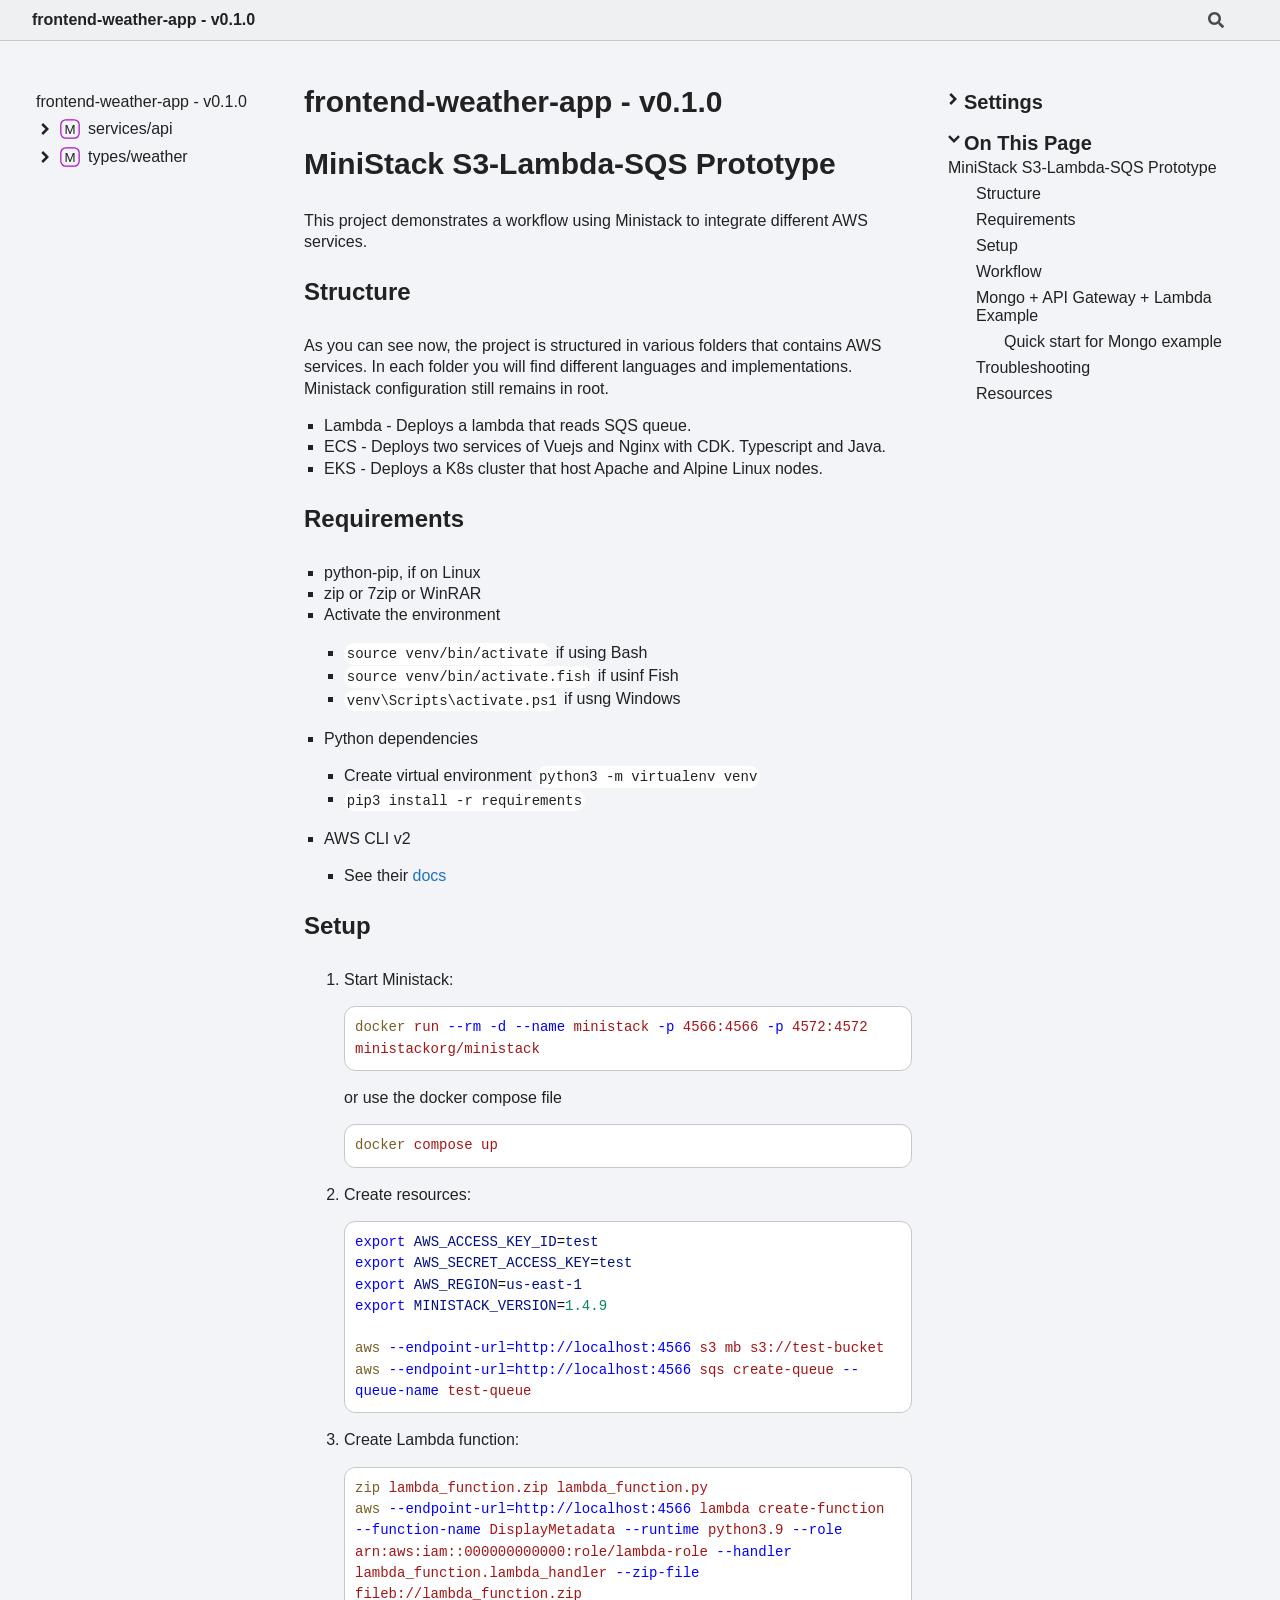
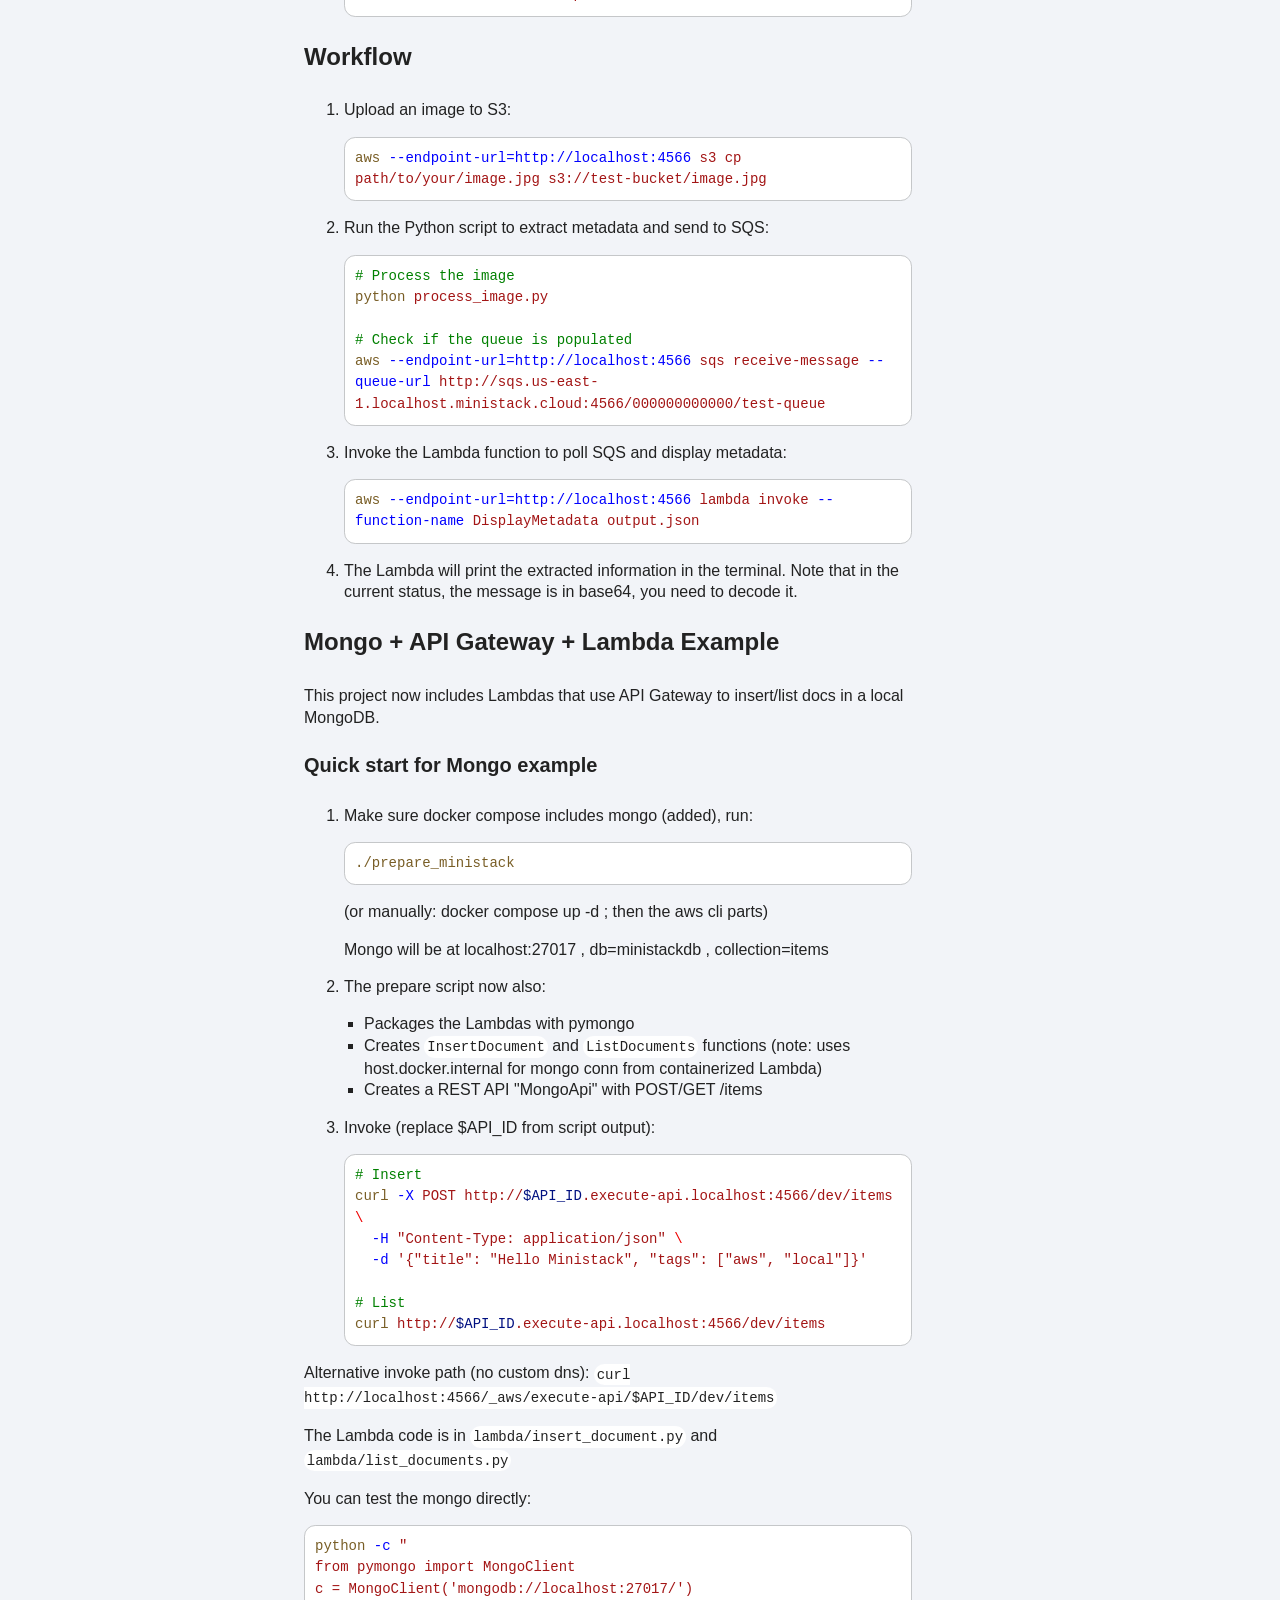
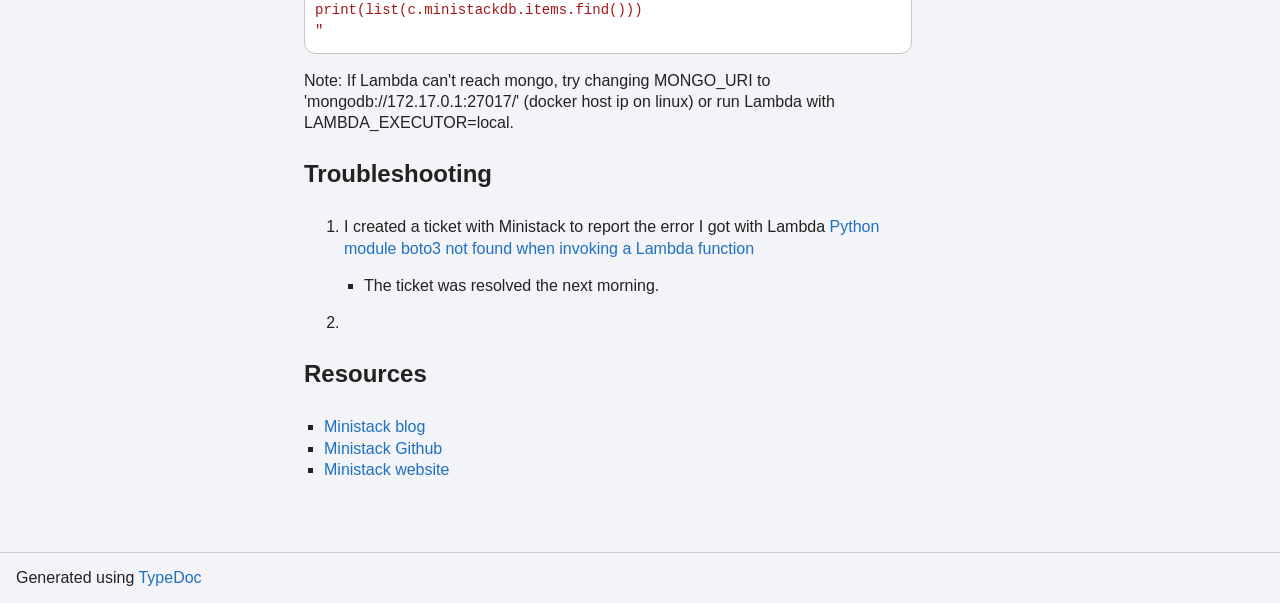
<file: s3/frontend/docs/index.html>
<!DOCTYPE html><html class="default" lang="en" data-base="."><head><meta charset="utf-8"/><meta http-equiv="x-ua-compatible" content="IE=edge"/><title>frontend-weather-app - v0.1.0</title><meta name="description" content="Documentation for frontend-weather-app"/><meta name="viewport" content="width=device-width, initial-scale=1"/><link rel="stylesheet" href="assets/style.css"/><link rel="stylesheet" href="assets/highlight.css"/><script defer src="assets/main.js"></script><script async src="assets/icons.js" id="tsd-icons-script"></script><script async src="assets/search.js" id="tsd-search-script"></script><script async src="assets/navigation.js" id="tsd-nav-script"></script></head><body><script>document.documentElement.dataset.theme = localStorage.getItem("tsd-theme") || "os";document.body.style.display="none";setTimeout(() => app?app.showPage():document.body.style.removeProperty("display"),500)</script><header class="tsd-page-toolbar"><div class="tsd-toolbar-contents container"><div class="table-cell" id="tsd-search"><div class="field"><label for="tsd-search-field" class="tsd-widget tsd-toolbar-icon search no-caption"><svg width="16" height="16" viewBox="0 0 16 16" fill="none" aria-hidden="true"><use href="assets/icons.svg#icon-search"></use></svg></label><input type="text" id="tsd-search-field" aria-label="Search"/></div><div class="field"><div id="tsd-toolbar-links"></div></div><ul class="results"><li class="state loading">Preparing search index...</li><li class="state failure">The search index is not available</li></ul><a href="index.html" class="title">frontend-weather-app - v0.1.0</a></div><div class="table-cell" id="tsd-widgets"><a href="#" class="tsd-widget tsd-toolbar-icon menu no-caption" data-toggle="menu" aria-label="Menu"><svg width="16" height="16" viewBox="0 0 16 16" fill="none" aria-hidden="true"><use href="assets/icons.svg#icon-menu"></use></svg></a></div></div></header><div class="container container-main"><div class="col-content"><div class="tsd-page-title"><h1>frontend-weather-app - v0.1.0</h1></div><div class="tsd-panel tsd-typography"><a id="ministack-s3-lambda-sqs-prototype" class="tsd-anchor"></a><h1 class="tsd-anchor-link">MiniStack S3-Lambda-SQS Prototype<a href="#ministack-s3-lambda-sqs-prototype" aria-label="Permalink" class="tsd-anchor-icon"><svg viewBox="0 0 24 24" aria-hidden="true"><use href="assets/icons.svg#icon-anchor"></use></svg></a></h1><p>This project demonstrates a workflow using Ministack to integrate different
AWS services.</p>
<a id="structure" class="tsd-anchor"></a><h2 class="tsd-anchor-link">Structure<a href="#structure" aria-label="Permalink" class="tsd-anchor-icon"><svg viewBox="0 0 24 24" aria-hidden="true"><use href="assets/icons.svg#icon-anchor"></use></svg></a></h2><p>As you can see now, the project is structured in various folders that contains
AWS services. In each folder you will find different languages and
implementations. Ministack configuration still remains in root.</p>
<ul>
<li>Lambda - Deploys a lambda that reads SQS queue.</li>
<li>ECS - Deploys two services of Vuejs and Nginx with CDK. Typescript and Java.</li>
<li>EKS - Deploys a K8s cluster that host Apache and Alpine Linux nodes.</li>
</ul>
<a id="requirements" class="tsd-anchor"></a><h2 class="tsd-anchor-link">Requirements<a href="#requirements" aria-label="Permalink" class="tsd-anchor-icon"><svg viewBox="0 0 24 24" aria-hidden="true"><use href="assets/icons.svg#icon-anchor"></use></svg></a></h2><ul>
<li>python-pip, if on Linux</li>
<li>zip or 7zip or WinRAR</li>
<li>Activate the environment
<ul>
<li><code>source venv/bin/activate</code> if using Bash</li>
<li><code>source venv/bin/activate.fish</code> if usinf Fish</li>
<li><code>venv\Scripts\activate.ps1</code> if usng Windows</li>
</ul>
</li>
<li>Python dependencies
<ul>
<li>Create virtual environment <code>python3 -m virtualenv venv</code></li>
<li><code>pip3 install -r requirements</code></li>
</ul>
</li>
<li>AWS CLI v2
<ul>
<li>See their <a href="https://docs.aws.amazon.com/cli/latest/userguide/getting-started-install.html">docs</a></li>
</ul>
</li>
</ul>
<a id="setup" class="tsd-anchor"></a><h2 class="tsd-anchor-link">Setup<a href="#setup" aria-label="Permalink" class="tsd-anchor-icon"><svg viewBox="0 0 24 24" aria-hidden="true"><use href="assets/icons.svg#icon-anchor"></use></svg></a></h2><ol>
<li>
<p>Start Ministack:</p>
<pre><code class="bash"><span class="hl-0">docker</span><span class="hl-1"> </span><span class="hl-2">run</span><span class="hl-1"> </span><span class="hl-3">--rm</span><span class="hl-1"> </span><span class="hl-3">-d</span><span class="hl-1"> </span><span class="hl-3">--name</span><span class="hl-1"> </span><span class="hl-2">ministack</span><span class="hl-1"> </span><span class="hl-3">-p</span><span class="hl-1"> </span><span class="hl-2">4566:4566</span><span class="hl-1"> </span><span class="hl-3">-p</span><span class="hl-1"> </span><span class="hl-2">4572:4572</span><span class="hl-1"> </span><span class="hl-2">ministackorg/ministack</span>
</code><button type="button">Copy</button></pre>

<p>or use the docker compose file</p>
<pre><code class="bash"><span class="hl-0">docker</span><span class="hl-1"> </span><span class="hl-2">compose</span><span class="hl-1"> </span><span class="hl-2">up</span>
</code><button type="button">Copy</button></pre>

</li>
<li>
<p>Create resources:</p>
<pre><code class="bash"><span class="hl-3">export</span><span class="hl-1"> </span><span class="hl-4">AWS_ACCESS_KEY_ID</span><span class="hl-1">=</span><span class="hl-4">test</span><br/><span class="hl-3">export</span><span class="hl-1"> </span><span class="hl-4">AWS_SECRET_ACCESS_KEY</span><span class="hl-1">=</span><span class="hl-4">test</span><br/><span class="hl-3">export</span><span class="hl-1"> </span><span class="hl-4">AWS_REGION</span><span class="hl-1">=</span><span class="hl-4">us-east-1</span><br/><span class="hl-3">export</span><span class="hl-1"> </span><span class="hl-4">MINISTACK_VERSION</span><span class="hl-1">=</span><span class="hl-5">1.4.9</span><br/><br/><span class="hl-0">aws</span><span class="hl-1"> </span><span class="hl-3">--endpoint-url=http://localhost:4566</span><span class="hl-1"> </span><span class="hl-2">s3</span><span class="hl-1"> </span><span class="hl-2">mb</span><span class="hl-1"> </span><span class="hl-2">s3://test-bucket</span><br/><span class="hl-0">aws</span><span class="hl-1"> </span><span class="hl-3">--endpoint-url=http://localhost:4566</span><span class="hl-1"> </span><span class="hl-2">sqs</span><span class="hl-1"> </span><span class="hl-2">create-queue</span><span class="hl-1"> </span><span class="hl-3">--queue-name</span><span class="hl-1"> </span><span class="hl-2">test-queue</span>
</code><button type="button">Copy</button></pre>

</li>
<li>
<p>Create Lambda function:</p>
<pre><code class="bash"><span class="hl-0">zip</span><span class="hl-1"> </span><span class="hl-2">lambda_function.zip</span><span class="hl-1"> </span><span class="hl-2">lambda_function.py</span><br/><span class="hl-0">aws</span><span class="hl-1"> </span><span class="hl-3">--endpoint-url=http://localhost:4566</span><span class="hl-1"> </span><span class="hl-2">lambda</span><span class="hl-1"> </span><span class="hl-2">create-function</span><span class="hl-1"> </span><span class="hl-3">--function-name</span><span class="hl-1"> </span><span class="hl-2">DisplayMetadata</span><span class="hl-1"> </span><span class="hl-3">--runtime</span><span class="hl-1"> </span><span class="hl-2">python3.9</span><span class="hl-1"> </span><span class="hl-3">--role</span><span class="hl-1"> </span><span class="hl-2">arn:aws:iam::000000000000:role/lambda-role</span><span class="hl-1"> </span><span class="hl-3">--handler</span><span class="hl-1"> </span><span class="hl-2">lambda_function.lambda_handler</span><span class="hl-1"> </span><span class="hl-3">--zip-file</span><span class="hl-1"> </span><span class="hl-2">fileb://lambda_function.zip</span>
</code><button type="button">Copy</button></pre>

</li>
</ol>
<a id="workflow" class="tsd-anchor"></a><h2 class="tsd-anchor-link">Workflow<a href="#workflow" aria-label="Permalink" class="tsd-anchor-icon"><svg viewBox="0 0 24 24" aria-hidden="true"><use href="assets/icons.svg#icon-anchor"></use></svg></a></h2><ol>
<li>
<p>Upload an image to S3:</p>
<pre><code class="bash"><span class="hl-0">aws</span><span class="hl-1"> </span><span class="hl-3">--endpoint-url=http://localhost:4566</span><span class="hl-1"> </span><span class="hl-2">s3</span><span class="hl-1"> </span><span class="hl-2">cp</span><span class="hl-1"> </span><span class="hl-2">path/to/your/image.jpg</span><span class="hl-1"> </span><span class="hl-2">s3://test-bucket/image.jpg</span>
</code><button type="button">Copy</button></pre>

</li>
<li>
<p>Run the Python script to extract metadata and send to SQS:</p>
<pre><code class="bash"><span class="hl-6"># Process the image</span><br/><span class="hl-0">python</span><span class="hl-1"> </span><span class="hl-2">process_image.py</span><br/><br/><span class="hl-6"># Check if the queue is populated</span><br/><span class="hl-0">aws</span><span class="hl-1"> </span><span class="hl-3">--endpoint-url=http://localhost:4566</span><span class="hl-1"> </span><span class="hl-2">sqs</span><span class="hl-1"> </span><span class="hl-2">receive-message</span><span class="hl-1"> </span><span class="hl-3">--queue-url</span><span class="hl-1"> </span><span class="hl-2">http://sqs.us-east-1.localhost.ministack.cloud:4566/000000000000/test-queue</span>
</code><button type="button">Copy</button></pre>

</li>
<li>
<p>Invoke the Lambda function to poll SQS and display metadata:</p>
<pre><code class="bash"><span class="hl-0">aws</span><span class="hl-1"> </span><span class="hl-3">--endpoint-url=http://localhost:4566</span><span class="hl-1"> </span><span class="hl-2">lambda</span><span class="hl-1"> </span><span class="hl-2">invoke</span><span class="hl-1"> </span><span class="hl-3">--function-name</span><span class="hl-1"> </span><span class="hl-2">DisplayMetadata</span><span class="hl-1"> </span><span class="hl-2">output.json</span>
</code><button type="button">Copy</button></pre>

</li>
<li>
<p>The Lambda will print the extracted information in the terminal.
Note that in the current status, the message is in base64,
you need to decode it.</p>
</li>
</ol>
<a id="mongo--api-gateway--lambda-example" class="tsd-anchor"></a><h2 class="tsd-anchor-link">Mongo + API Gateway + Lambda Example<a href="#mongo--api-gateway--lambda-example" aria-label="Permalink" class="tsd-anchor-icon"><svg viewBox="0 0 24 24" aria-hidden="true"><use href="assets/icons.svg#icon-anchor"></use></svg></a></h2><p>This project now includes Lambdas that use API Gateway to insert/list docs in a local MongoDB.</p>
<a id="quick-start-for-mongo-example" class="tsd-anchor"></a><h3 class="tsd-anchor-link">Quick start for Mongo example<a href="#quick-start-for-mongo-example" aria-label="Permalink" class="tsd-anchor-icon"><svg viewBox="0 0 24 24" aria-hidden="true"><use href="assets/icons.svg#icon-anchor"></use></svg></a></h3><ol>
<li>
<p>Make sure docker compose includes mongo (added), run:</p>
<pre><code class="bash"><span class="hl-0">./prepare_ministack</span>
</code><button type="button">Copy</button></pre>

<p>(or manually: docker compose up -d ; then the aws cli parts)</p>
<p>Mongo will be at localhost:27017 , db=ministackdb , collection=items</p>
</li>
<li>
<p>The prepare script now also:</p>
<ul>
<li>Packages the Lambdas with pymongo</li>
<li>Creates <code>InsertDocument</code> and <code>ListDocuments</code> functions (note: uses host.docker.internal for mongo conn from containerized Lambda)</li>
<li>Creates a REST API &quot;MongoApi&quot; with POST/GET /items</li>
</ul>
</li>
<li>
<p>Invoke (replace $API_ID from script output):</p>
<pre><code class="bash"><span class="hl-6"># Insert</span><br/><span class="hl-0">curl</span><span class="hl-1"> </span><span class="hl-3">-X</span><span class="hl-1"> </span><span class="hl-2">POST</span><span class="hl-1"> </span><span class="hl-2">http://</span><span class="hl-4">$API_ID</span><span class="hl-2">.execute-api.localhost:4566/dev/items</span><span class="hl-1"> </span><span class="hl-7">\</span><br/><span class="hl-1">  </span><span class="hl-3">-H</span><span class="hl-1"> </span><span class="hl-2">&quot;Content-Type: application/json&quot;</span><span class="hl-1"> </span><span class="hl-7">\</span><br/><span class="hl-1">  </span><span class="hl-3">-d</span><span class="hl-1"> </span><span class="hl-2">&#39;{&quot;title&quot;: &quot;Hello Ministack&quot;, &quot;tags&quot;: [&quot;aws&quot;, &quot;local&quot;]}&#39;</span><br/><br/><span class="hl-6"># List</span><br/><span class="hl-0">curl</span><span class="hl-1"> </span><span class="hl-2">http://</span><span class="hl-4">$API_ID</span><span class="hl-2">.execute-api.localhost:4566/dev/items</span>
</code><button type="button">Copy</button></pre>

</li>
</ol>
<p>Alternative invoke path (no custom dns):
<code>curl http://localhost:4566/_aws/execute-api/$API_ID/dev/items</code></p>
<p>The Lambda code is in <code>lambda/insert_document.py</code> and <code>lambda/list_documents.py</code></p>
<p>You can test the mongo directly:</p>
<pre><code class="bash"><span class="hl-0">python</span><span class="hl-1"> </span><span class="hl-3">-c</span><span class="hl-1"> </span><span class="hl-2">&quot;</span><br/><span class="hl-2">from pymongo import MongoClient</span><br/><span class="hl-2">c = MongoClient(&#39;mongodb://localhost:27017/&#39;)</span><br/><span class="hl-2">print(list(c.ministackdb.items.find()))</span><br/><span class="hl-2">&quot;</span>
</code><button type="button">Copy</button></pre>

<p>Note: If Lambda can't reach mongo, try changing MONGO_URI to 'mongodb://172.17.0.1:27017/' (docker host ip on linux) or run Lambda with LAMBDA_EXECUTOR=local.</p>
<a id="troubleshooting" class="tsd-anchor"></a><h2 class="tsd-anchor-link">Troubleshooting<a href="#troubleshooting" aria-label="Permalink" class="tsd-anchor-icon"><svg viewBox="0 0 24 24" aria-hidden="true"><use href="assets/icons.svg#icon-anchor"></use></svg></a></h2><ol>
<li>I created a ticket with Ministack to report the error I got with Lambda <a href="https://github.com/ministackorg/ministack/issues/362?reload=1">Python module boto3 not found when invoking a Lambda function</a>
<ul>
<li>The ticket was resolved the next morning.</li>
</ul>
</li>
<li></li>
</ol>
<a id="resources" class="tsd-anchor"></a><h2 class="tsd-anchor-link">Resources<a href="#resources" aria-label="Permalink" class="tsd-anchor-icon"><svg viewBox="0 0 24 24" aria-hidden="true"><use href="assets/icons.svg#icon-anchor"></use></svg></a></h2><ul>
<li><a href="https://dev.to/nahuel990/free-Ministack-alternative-20-aws-services-and-counting-4ob1">Ministack blog</a></li>
<li><a href="https://github.com/ministackorg/ministack">Ministack Github</a></li>
<li><a href="https://ministack.org/">Ministack website</a></li>
</ul>
</div></div><div class="col-sidebar"><div class="page-menu"><div class="tsd-navigation settings"><details class="tsd-accordion"><summary class="tsd-accordion-summary"><h3><svg width="20" height="20" viewBox="0 0 24 24" fill="none" aria-hidden="true"><use href="assets/icons.svg#icon-chevronDown"></use></svg>Settings</h3></summary><div class="tsd-accordion-details"><div class="tsd-filter-visibility"><span class="settings-label">Member Visibility</span><ul id="tsd-filter-options"><li class="tsd-filter-item"><label class="tsd-filter-input"><input type="checkbox" id="tsd-filter-protected" name="protected"/><svg width="32" height="32" viewBox="0 0 32 32" aria-hidden="true"><rect class="tsd-checkbox-background" width="30" height="30" x="1" y="1" rx="6" fill="none"></rect><path class="tsd-checkbox-checkmark" d="M8.35422 16.8214L13.2143 21.75L24.6458 10.25" stroke="none" stroke-width="3.5" stroke-linejoin="round" fill="none"></path></svg><span>Protected</span></label></li><li class="tsd-filter-item"><label class="tsd-filter-input"><input type="checkbox" id="tsd-filter-inherited" name="inherited" checked/><svg width="32" height="32" viewBox="0 0 32 32" aria-hidden="true"><rect class="tsd-checkbox-background" width="30" height="30" x="1" y="1" rx="6" fill="none"></rect><path class="tsd-checkbox-checkmark" d="M8.35422 16.8214L13.2143 21.75L24.6458 10.25" stroke="none" stroke-width="3.5" stroke-linejoin="round" fill="none"></path></svg><span>Inherited</span></label></li><li class="tsd-filter-item"><label class="tsd-filter-input"><input type="checkbox" id="tsd-filter-external" name="external"/><svg width="32" height="32" viewBox="0 0 32 32" aria-hidden="true"><rect class="tsd-checkbox-background" width="30" height="30" x="1" y="1" rx="6" fill="none"></rect><path class="tsd-checkbox-checkmark" d="M8.35422 16.8214L13.2143 21.75L24.6458 10.25" stroke="none" stroke-width="3.5" stroke-linejoin="round" fill="none"></path></svg><span>External</span></label></li></ul></div><div class="tsd-theme-toggle"><label class="settings-label" for="tsd-theme">Theme</label><select id="tsd-theme"><option value="os">OS</option><option value="light">Light</option><option value="dark">Dark</option></select></div></div></details></div><details open class="tsd-accordion tsd-page-navigation"><summary class="tsd-accordion-summary"><h3><svg width="20" height="20" viewBox="0 0 24 24" fill="none" aria-hidden="true"><use href="assets/icons.svg#icon-chevronDown"></use></svg>On This Page</h3></summary><div class="tsd-accordion-details"><a href="#ministack-s3-lambda-sqs-prototype"><span>Mini<wbr/>Stack <wbr/>S3-<wbr/>Lambda-<wbr/>SQS <wbr/>Prototype</span></a><ul><li><a href="#structure"><span>Structure</span></a></li><li><a href="#requirements"><span>Requirements</span></a></li><li><a href="#setup"><span>Setup</span></a></li><li><a href="#workflow"><span>Workflow</span></a></li><li><a href="#mongo--api-gateway--lambda-example"><span>Mongo + API <wbr/>Gateway + <wbr/>Lambda <wbr/>Example</span></a></li><li><ul><li><a href="#quick-start-for-mongo-example"><span>Quick start for <wbr/>Mongo example</span></a></li></ul></li><li><a href="#troubleshooting"><span>Troubleshooting</span></a></li><li><a href="#resources"><span>Resources</span></a></li></ul></div></details></div><div class="site-menu"><nav class="tsd-navigation"><a href="modules.html">frontend-weather-app - v0.1.0</a><ul class="tsd-small-nested-navigation" id="tsd-nav-container"><li>Loading...</li></ul></nav></div></div></div><footer><p class="tsd-generator">Generated using <a href="https://typedoc.org/" target="_blank">TypeDoc</a></p></footer><div class="overlay"></div></body></html>
</file>
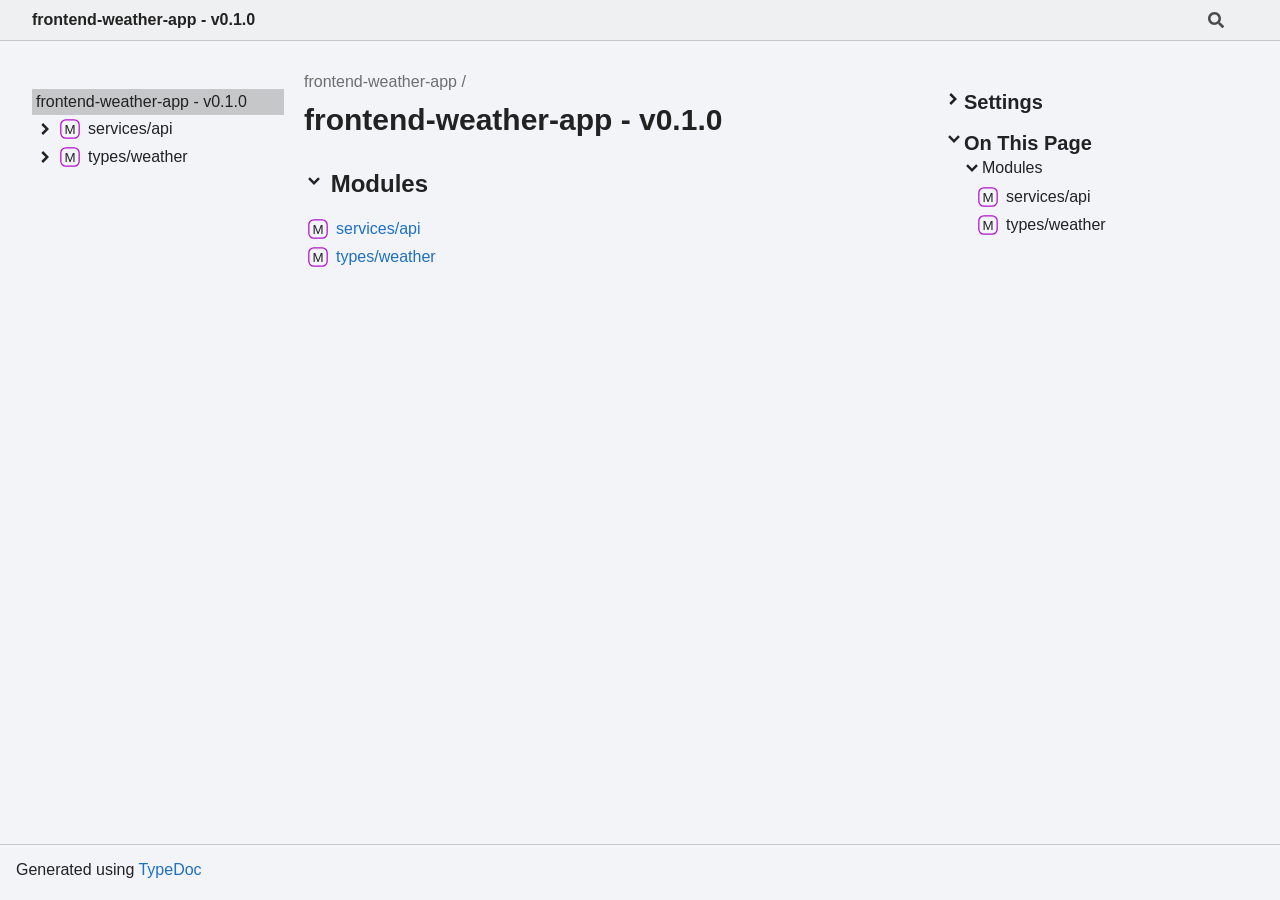
<file: s3/frontend/docs/modules.html>
<!DOCTYPE html><html class="default" lang="en" data-base="."><head><meta charset="utf-8"/><meta http-equiv="x-ua-compatible" content="IE=edge"/><title>frontend-weather-app - v0.1.0</title><meta name="description" content="Documentation for frontend-weather-app"/><meta name="viewport" content="width=device-width, initial-scale=1"/><link rel="stylesheet" href="assets/style.css"/><link rel="stylesheet" href="assets/highlight.css"/><script defer src="assets/main.js"></script><script async src="assets/icons.js" id="tsd-icons-script"></script><script async src="assets/search.js" id="tsd-search-script"></script><script async src="assets/navigation.js" id="tsd-nav-script"></script></head><body><script>document.documentElement.dataset.theme = localStorage.getItem("tsd-theme") || "os";document.body.style.display="none";setTimeout(() => app?app.showPage():document.body.style.removeProperty("display"),500)</script><header class="tsd-page-toolbar"><div class="tsd-toolbar-contents container"><div class="table-cell" id="tsd-search"><div class="field"><label for="tsd-search-field" class="tsd-widget tsd-toolbar-icon search no-caption"><svg width="16" height="16" viewBox="0 0 16 16" fill="none" aria-hidden="true"><use href="assets/icons.svg#icon-search"></use></svg></label><input type="text" id="tsd-search-field" aria-label="Search"/></div><div class="field"><div id="tsd-toolbar-links"></div></div><ul class="results"><li class="state loading">Preparing search index...</li><li class="state failure">The search index is not available</li></ul><a href="index.html" class="title">frontend-weather-app - v0.1.0</a></div><div class="table-cell" id="tsd-widgets"><a href="#" class="tsd-widget tsd-toolbar-icon menu no-caption" data-toggle="menu" aria-label="Menu"><svg width="16" height="16" viewBox="0 0 16 16" fill="none" aria-hidden="true"><use href="assets/icons.svg#icon-menu"></use></svg></a></div></div></header><div class="container container-main"><div class="col-content"><div class="tsd-page-title"><ul class="tsd-breadcrumb"><li><a href="modules.html">frontend-weather-app</a></li></ul><h1>frontend-weather-app - v0.1.0</h1></div><details class="tsd-panel-group tsd-member-group tsd-accordion" open><summary class="tsd-accordion-summary" data-key="section-Modules"><h2><svg width="20" height="20" viewBox="0 0 24 24" fill="none" aria-hidden="true"><use href="assets/icons.svg#icon-chevronDown"></use></svg> Modules</h2></summary><dl class="tsd-member-summaries"><dt class="tsd-member-summary"><a id="servicesapi" class="tsd-anchor"></a><span class="tsd-member-summary-name"><svg class="tsd-kind-icon" viewBox="0 0 24 24" aria-label="Module"><use href="assets/icons.svg#icon-2"></use></svg><a href="modules/services_api.html">services/api</a><a href="#servicesapi" aria-label="Permalink" class="tsd-anchor-icon"><svg viewBox="0 0 24 24" aria-hidden="true"><use href="assets/icons.svg#icon-anchor"></use></svg></a></span></dt><dd class="tsd-member-summary"></dd><dt class="tsd-member-summary"><a id="typesweather" class="tsd-anchor"></a><span class="tsd-member-summary-name"><svg class="tsd-kind-icon" viewBox="0 0 24 24" aria-label="Module"><use href="assets/icons.svg#icon-2"></use></svg><a href="modules/types_weather.html">types/weather</a><a href="#typesweather" aria-label="Permalink" class="tsd-anchor-icon"><svg viewBox="0 0 24 24" aria-hidden="true"><use href="assets/icons.svg#icon-anchor"></use></svg></a></span></dt><dd class="tsd-member-summary"></dd></dl></details></div><div class="col-sidebar"><div class="page-menu"><div class="tsd-navigation settings"><details class="tsd-accordion"><summary class="tsd-accordion-summary"><h3><svg width="20" height="20" viewBox="0 0 24 24" fill="none" aria-hidden="true"><use href="assets/icons.svg#icon-chevronDown"></use></svg>Settings</h3></summary><div class="tsd-accordion-details"><div class="tsd-filter-visibility"><span class="settings-label">Member Visibility</span><ul id="tsd-filter-options"><li class="tsd-filter-item"><label class="tsd-filter-input"><input type="checkbox" id="tsd-filter-protected" name="protected"/><svg width="32" height="32" viewBox="0 0 32 32" aria-hidden="true"><rect class="tsd-checkbox-background" width="30" height="30" x="1" y="1" rx="6" fill="none"></rect><path class="tsd-checkbox-checkmark" d="M8.35422 16.8214L13.2143 21.75L24.6458 10.25" stroke="none" stroke-width="3.5" stroke-linejoin="round" fill="none"></path></svg><span>Protected</span></label></li><li class="tsd-filter-item"><label class="tsd-filter-input"><input type="checkbox" id="tsd-filter-inherited" name="inherited" checked/><svg width="32" height="32" viewBox="0 0 32 32" aria-hidden="true"><rect class="tsd-checkbox-background" width="30" height="30" x="1" y="1" rx="6" fill="none"></rect><path class="tsd-checkbox-checkmark" d="M8.35422 16.8214L13.2143 21.75L24.6458 10.25" stroke="none" stroke-width="3.5" stroke-linejoin="round" fill="none"></path></svg><span>Inherited</span></label></li><li class="tsd-filter-item"><label class="tsd-filter-input"><input type="checkbox" id="tsd-filter-external" name="external"/><svg width="32" height="32" viewBox="0 0 32 32" aria-hidden="true"><rect class="tsd-checkbox-background" width="30" height="30" x="1" y="1" rx="6" fill="none"></rect><path class="tsd-checkbox-checkmark" d="M8.35422 16.8214L13.2143 21.75L24.6458 10.25" stroke="none" stroke-width="3.5" stroke-linejoin="round" fill="none"></path></svg><span>External</span></label></li></ul></div><div class="tsd-theme-toggle"><label class="settings-label" for="tsd-theme">Theme</label><select id="tsd-theme"><option value="os">OS</option><option value="light">Light</option><option value="dark">Dark</option></select></div></div></details></div><details open class="tsd-accordion tsd-page-navigation"><summary class="tsd-accordion-summary"><h3><svg width="20" height="20" viewBox="0 0 24 24" fill="none" aria-hidden="true"><use href="assets/icons.svg#icon-chevronDown"></use></svg>On This Page</h3></summary><div class="tsd-accordion-details"><details open class="tsd-accordion tsd-page-navigation-section"><summary class="tsd-accordion-summary" data-key="section-Modules"><svg width="20" height="20" viewBox="0 0 24 24" fill="none" aria-hidden="true"><use href="assets/icons.svg#icon-chevronDown"></use></svg>Modules</summary><div><a href="#servicesapi" class=""><svg class="tsd-kind-icon" viewBox="0 0 24 24" aria-label="Module"><use href="assets/icons.svg#icon-2"></use></svg><span>services/api</span></a><a href="#typesweather" class=""><svg class="tsd-kind-icon" viewBox="0 0 24 24" aria-label="Module"><use href="assets/icons.svg#icon-2"></use></svg><span>types/weather</span></a></div></details></div></details></div><div class="site-menu"><nav class="tsd-navigation"><a href="modules.html" class="current">frontend-weather-app - v0.1.0</a><ul class="tsd-small-nested-navigation" id="tsd-nav-container"><li>Loading...</li></ul></nav></div></div></div><footer><p class="tsd-generator">Generated using <a href="https://typedoc.org/" target="_blank">TypeDoc</a></p></footer><div class="overlay"></div></body></html>
</file>
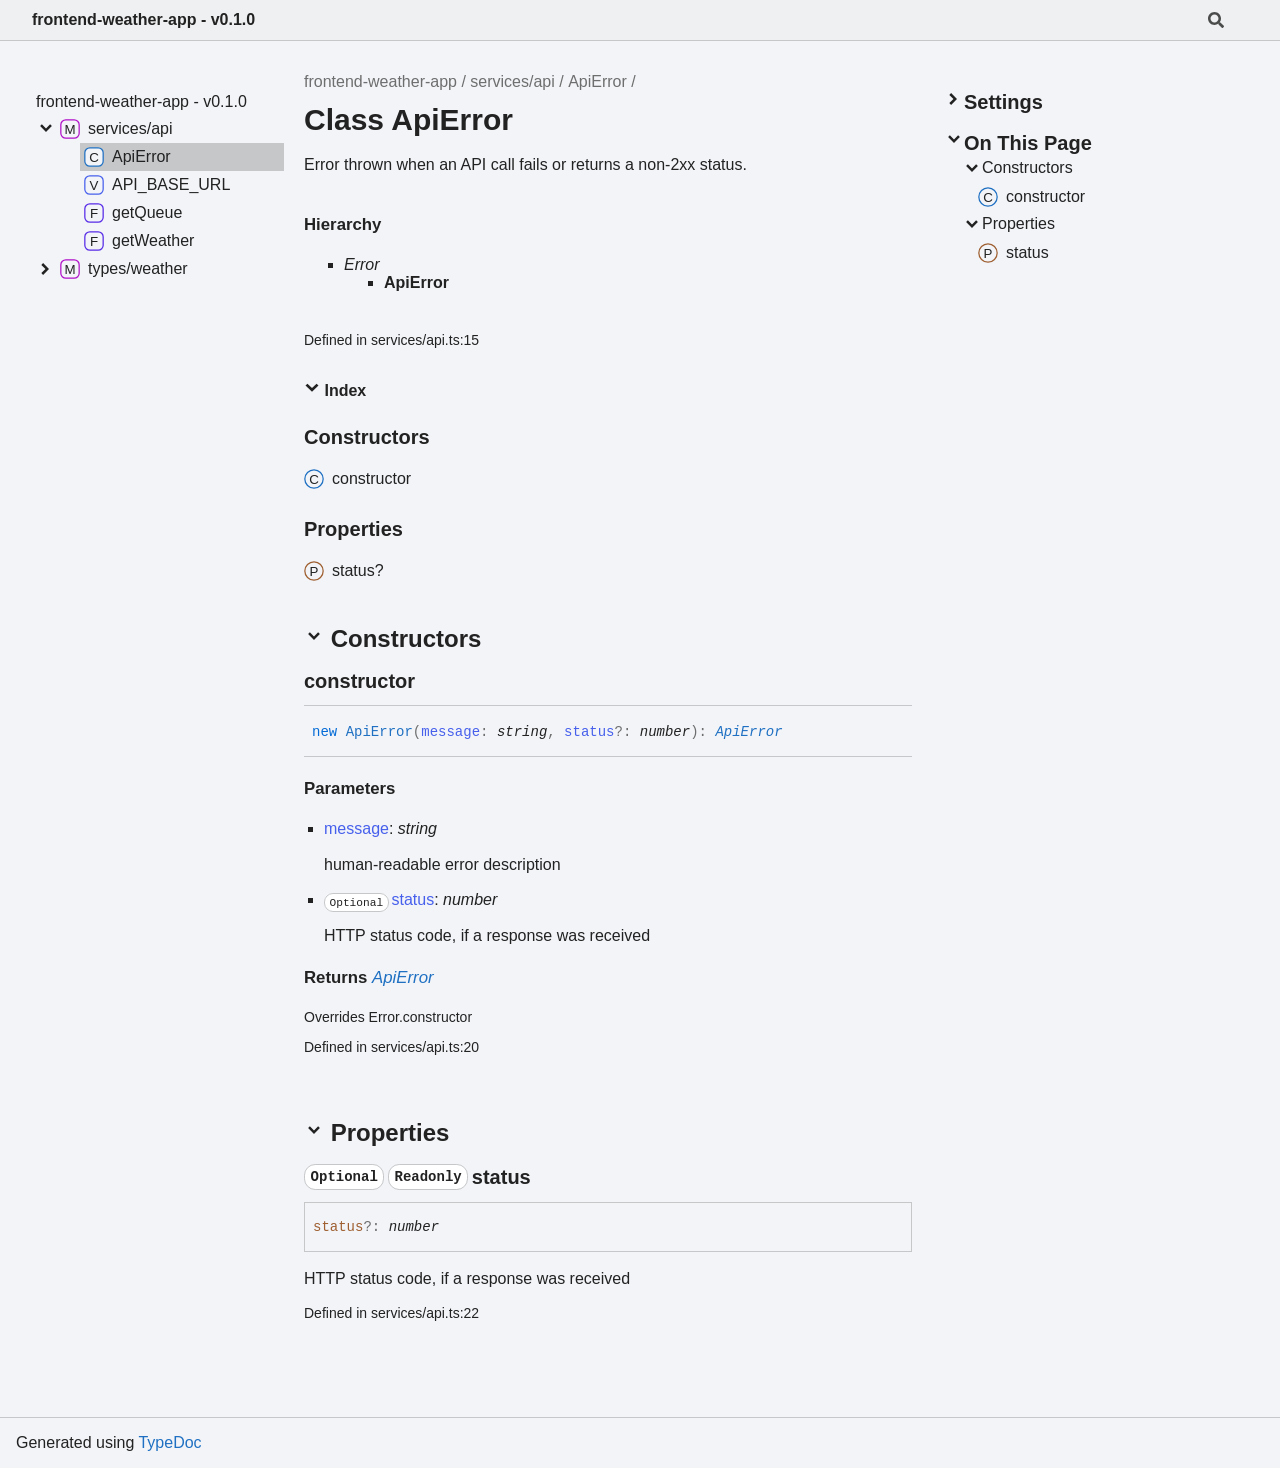
<file: s3/frontend/docs/classes/services_api.ApiError.html>
<!DOCTYPE html><html class="default" lang="en" data-base=".."><head><meta charset="utf-8"/><meta http-equiv="x-ua-compatible" content="IE=edge"/><title>ApiError | frontend-weather-app - v0.1.0</title><meta name="description" content="Documentation for frontend-weather-app"/><meta name="viewport" content="width=device-width, initial-scale=1"/><link rel="stylesheet" href="../assets/style.css"/><link rel="stylesheet" href="../assets/highlight.css"/><script defer src="../assets/main.js"></script><script async src="../assets/icons.js" id="tsd-icons-script"></script><script async src="../assets/search.js" id="tsd-search-script"></script><script async src="../assets/navigation.js" id="tsd-nav-script"></script></head><body><script>document.documentElement.dataset.theme = localStorage.getItem("tsd-theme") || "os";document.body.style.display="none";setTimeout(() => app?app.showPage():document.body.style.removeProperty("display"),500)</script><header class="tsd-page-toolbar"><div class="tsd-toolbar-contents container"><div class="table-cell" id="tsd-search"><div class="field"><label for="tsd-search-field" class="tsd-widget tsd-toolbar-icon search no-caption"><svg width="16" height="16" viewBox="0 0 16 16" fill="none" aria-hidden="true"><use href="../assets/icons.svg#icon-search"></use></svg></label><input type="text" id="tsd-search-field" aria-label="Search"/></div><div class="field"><div id="tsd-toolbar-links"></div></div><ul class="results"><li class="state loading">Preparing search index...</li><li class="state failure">The search index is not available</li></ul><a href="../index.html" class="title">frontend-weather-app - v0.1.0</a></div><div class="table-cell" id="tsd-widgets"><a href="#" class="tsd-widget tsd-toolbar-icon menu no-caption" data-toggle="menu" aria-label="Menu"><svg width="16" height="16" viewBox="0 0 16 16" fill="none" aria-hidden="true"><use href="../assets/icons.svg#icon-menu"></use></svg></a></div></div></header><div class="container container-main"><div class="col-content"><div class="tsd-page-title"><ul class="tsd-breadcrumb"><li><a href="../modules.html">frontend-weather-app</a></li><li><a href="../modules/services_api.html">services/api</a></li><li><a href="services_api.ApiError.html">ApiError</a></li></ul><h1>Class ApiError</h1></div><section class="tsd-panel tsd-comment"><div class="tsd-comment tsd-typography"><p>Error thrown when an API call fails or returns a non-2xx status.</p>
</div><div class="tsd-comment tsd-typography"></div></section><section class="tsd-panel tsd-hierarchy" data-refl="7"><h4>Hierarchy</h4><ul class="tsd-hierarchy"><li class="tsd-hierarchy-item"><span class="tsd-signature-type">Error</span><ul class="tsd-hierarchy"><li class="tsd-hierarchy-item"><span class="tsd-hierarchy-target">ApiError</span></li></ul></li></ul></section><aside class="tsd-sources"><ul><li>Defined in services/api.ts:15</li></ul></aside><section class="tsd-panel-group tsd-index-group"><section class="tsd-panel tsd-index-panel"><details class="tsd-index-content tsd-accordion" open><summary class="tsd-accordion-summary tsd-index-summary"><h5 class="tsd-index-heading uppercase" role="button" aria-expanded="false" tabIndex="0"><svg width="16" height="16" viewBox="0 0 16 16" fill="none" aria-hidden="true"><use href="../assets/icons.svg#icon-chevronSmall"></use></svg> Index</h5></summary><div class="tsd-accordion-details"><section class="tsd-index-section"><h3 class="tsd-index-heading">Constructors</h3><div class="tsd-index-list"><a href="services_api.ApiError.html#constructor" class="tsd-index-link"><svg class="tsd-kind-icon" viewBox="0 0 24 24" aria-label="Constructor"><use href="../assets/icons.svg#icon-512"></use></svg><span>constructor</span></a>
</div></section><section class="tsd-index-section"><h3 class="tsd-index-heading">Properties</h3><div class="tsd-index-list"><a href="services_api.ApiError.html#status" class="tsd-index-link"><svg class="tsd-kind-icon" viewBox="0 0 24 24" aria-label="Property"><use href="../assets/icons.svg#icon-1024"></use></svg><span>status?</span></a>
</div></section></div></details></section></section><details class="tsd-panel-group tsd-member-group tsd-accordion" open><summary class="tsd-accordion-summary" data-key="section-Constructors"><h2><svg width="20" height="20" viewBox="0 0 24 24" fill="none" aria-hidden="true"><use href="../assets/icons.svg#icon-chevronDown"></use></svg> Constructors</h2></summary><section><section class="tsd-panel tsd-member"><a id="constructor" class="tsd-anchor"></a><h3 class="tsd-anchor-link"><span>constructor</span><a href="#constructor" aria-label="Permalink" class="tsd-anchor-icon"><svg viewBox="0 0 24 24" aria-hidden="true"><use href="../assets/icons.svg#icon-anchor"></use></svg></a></h3><ul class="tsd-signatures"><li class=""><div class="tsd-signature tsd-anchor-link"><a id="constructorapierror" class="tsd-anchor"></a><span class="tsd-signature-keyword">new</span> <span class="tsd-kind-constructor-signature">ApiError</span><span class="tsd-signature-symbol">(</span><span class="tsd-kind-parameter">message</span><span class="tsd-signature-symbol">:</span> <span class="tsd-signature-type">string</span><span class="tsd-signature-symbol">,</span> <span class="tsd-kind-parameter">status</span><span class="tsd-signature-symbol">?:</span> <span class="tsd-signature-type">number</span><span class="tsd-signature-symbol">)</span><span class="tsd-signature-symbol">:</span> <a href="services_api.ApiError.html" class="tsd-signature-type tsd-kind-class">ApiError</a><a href="#constructorapierror" aria-label="Permalink" class="tsd-anchor-icon"><svg viewBox="0 0 24 24" aria-hidden="true"><use href="../assets/icons.svg#icon-anchor"></use></svg></a></div><div class="tsd-description"><div class="tsd-parameters"><h4 class="tsd-parameters-title">Parameters</h4><ul class="tsd-parameter-list"><li><span><span class="tsd-kind-parameter">message</span>: <span class="tsd-signature-type">string</span></span><div class="tsd-comment tsd-typography"><p>human-readable error description</p>
</div><div class="tsd-comment tsd-typography"></div></li><li><span><code class="tsd-tag">Optional</code><span class="tsd-kind-parameter">status</span>: <span class="tsd-signature-type">number</span></span><div class="tsd-comment tsd-typography"><p>HTTP status code, if a response was received</p>
</div><div class="tsd-comment tsd-typography"></div></li></ul></div><h4 class="tsd-returns-title">Returns <a href="services_api.ApiError.html" class="tsd-signature-type tsd-kind-class">ApiError</a></h4><div class="tsd-comment tsd-typography"></div><aside class="tsd-sources"><p>Overrides Error.constructor</p><ul><li>Defined in services/api.ts:20</li></ul></aside></div></li></ul></section></section></details><details class="tsd-panel-group tsd-member-group tsd-accordion" open><summary class="tsd-accordion-summary" data-key="section-Properties"><h2><svg width="20" height="20" viewBox="0 0 24 24" fill="none" aria-hidden="true"><use href="../assets/icons.svg#icon-chevronDown"></use></svg> Properties</h2></summary><section><section class="tsd-panel tsd-member"><a id="status" class="tsd-anchor"></a><h3 class="tsd-anchor-link"><code class="tsd-tag">Optional</code> <code class="tsd-tag">Readonly</code><span>status</span><a href="#status" aria-label="Permalink" class="tsd-anchor-icon"><svg viewBox="0 0 24 24" aria-hidden="true"><use href="../assets/icons.svg#icon-anchor"></use></svg></a></h3><div class="tsd-signature"><span class="tsd-kind-property">status</span><span class="tsd-signature-symbol">?:</span> <span class="tsd-signature-type">number</span></div><div class="tsd-comment tsd-typography"><p>HTTP status code, if a response was received</p>
</div><div class="tsd-comment tsd-typography"></div><aside class="tsd-sources"><ul><li>Defined in services/api.ts:22</li></ul></aside></section></section></details></div><div class="col-sidebar"><div class="page-menu"><div class="tsd-navigation settings"><details class="tsd-accordion"><summary class="tsd-accordion-summary"><h3><svg width="20" height="20" viewBox="0 0 24 24" fill="none" aria-hidden="true"><use href="../assets/icons.svg#icon-chevronDown"></use></svg>Settings</h3></summary><div class="tsd-accordion-details"><div class="tsd-filter-visibility"><span class="settings-label">Member Visibility</span><ul id="tsd-filter-options"><li class="tsd-filter-item"><label class="tsd-filter-input"><input type="checkbox" id="tsd-filter-protected" name="protected"/><svg width="32" height="32" viewBox="0 0 32 32" aria-hidden="true"><rect class="tsd-checkbox-background" width="30" height="30" x="1" y="1" rx="6" fill="none"></rect><path class="tsd-checkbox-checkmark" d="M8.35422 16.8214L13.2143 21.75L24.6458 10.25" stroke="none" stroke-width="3.5" stroke-linejoin="round" fill="none"></path></svg><span>Protected</span></label></li><li class="tsd-filter-item"><label class="tsd-filter-input"><input type="checkbox" id="tsd-filter-inherited" name="inherited" checked/><svg width="32" height="32" viewBox="0 0 32 32" aria-hidden="true"><rect class="tsd-checkbox-background" width="30" height="30" x="1" y="1" rx="6" fill="none"></rect><path class="tsd-checkbox-checkmark" d="M8.35422 16.8214L13.2143 21.75L24.6458 10.25" stroke="none" stroke-width="3.5" stroke-linejoin="round" fill="none"></path></svg><span>Inherited</span></label></li><li class="tsd-filter-item"><label class="tsd-filter-input"><input type="checkbox" id="tsd-filter-external" name="external"/><svg width="32" height="32" viewBox="0 0 32 32" aria-hidden="true"><rect class="tsd-checkbox-background" width="30" height="30" x="1" y="1" rx="6" fill="none"></rect><path class="tsd-checkbox-checkmark" d="M8.35422 16.8214L13.2143 21.75L24.6458 10.25" stroke="none" stroke-width="3.5" stroke-linejoin="round" fill="none"></path></svg><span>External</span></label></li></ul></div><div class="tsd-theme-toggle"><label class="settings-label" for="tsd-theme">Theme</label><select id="tsd-theme"><option value="os">OS</option><option value="light">Light</option><option value="dark">Dark</option></select></div></div></details></div><details open class="tsd-accordion tsd-page-navigation"><summary class="tsd-accordion-summary"><h3><svg width="20" height="20" viewBox="0 0 24 24" fill="none" aria-hidden="true"><use href="../assets/icons.svg#icon-chevronDown"></use></svg>On This Page</h3></summary><div class="tsd-accordion-details"><details open class="tsd-accordion tsd-page-navigation-section"><summary class="tsd-accordion-summary" data-key="section-Constructors"><svg width="20" height="20" viewBox="0 0 24 24" fill="none" aria-hidden="true"><use href="../assets/icons.svg#icon-chevronDown"></use></svg>Constructors</summary><div><a href="#constructor" class=""><svg class="tsd-kind-icon" viewBox="0 0 24 24" aria-label="Constructor"><use href="../assets/icons.svg#icon-512"></use></svg><span>constructor</span></a></div></details><details open class="tsd-accordion tsd-page-navigation-section"><summary class="tsd-accordion-summary" data-key="section-Properties"><svg width="20" height="20" viewBox="0 0 24 24" fill="none" aria-hidden="true"><use href="../assets/icons.svg#icon-chevronDown"></use></svg>Properties</summary><div><a href="#status" class=""><svg class="tsd-kind-icon" viewBox="0 0 24 24" aria-label="Property"><use href="../assets/icons.svg#icon-1024"></use></svg><span>status</span></a></div></details></div></details></div><div class="site-menu"><nav class="tsd-navigation"><a href="../modules.html">frontend-weather-app - v0.1.0</a><ul class="tsd-small-nested-navigation" id="tsd-nav-container"><li>Loading...</li></ul></nav></div></div></div><footer><p class="tsd-generator">Generated using <a href="https://typedoc.org/" target="_blank">TypeDoc</a></p></footer><div class="overlay"></div></body></html>
</file>
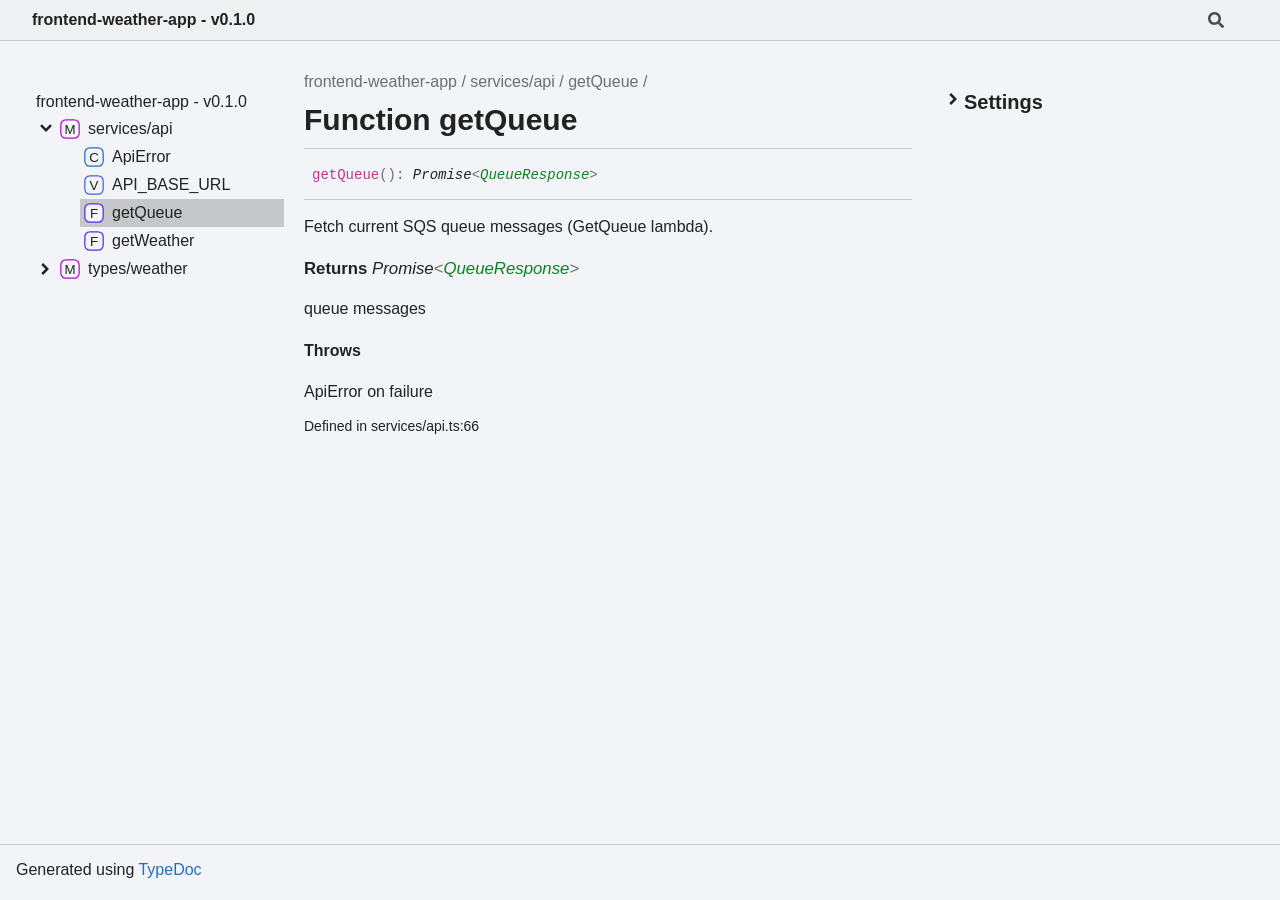
<file: s3/frontend/docs/functions/services_api.getQueue.html>
<!DOCTYPE html><html class="default" lang="en" data-base=".."><head><meta charset="utf-8"/><meta http-equiv="x-ua-compatible" content="IE=edge"/><title>getQueue | frontend-weather-app - v0.1.0</title><meta name="description" content="Documentation for frontend-weather-app"/><meta name="viewport" content="width=device-width, initial-scale=1"/><link rel="stylesheet" href="../assets/style.css"/><link rel="stylesheet" href="../assets/highlight.css"/><script defer src="../assets/main.js"></script><script async src="../assets/icons.js" id="tsd-icons-script"></script><script async src="../assets/search.js" id="tsd-search-script"></script><script async src="../assets/navigation.js" id="tsd-nav-script"></script></head><body><script>document.documentElement.dataset.theme = localStorage.getItem("tsd-theme") || "os";document.body.style.display="none";setTimeout(() => app?app.showPage():document.body.style.removeProperty("display"),500)</script><header class="tsd-page-toolbar"><div class="tsd-toolbar-contents container"><div class="table-cell" id="tsd-search"><div class="field"><label for="tsd-search-field" class="tsd-widget tsd-toolbar-icon search no-caption"><svg width="16" height="16" viewBox="0 0 16 16" fill="none" aria-hidden="true"><use href="../assets/icons.svg#icon-search"></use></svg></label><input type="text" id="tsd-search-field" aria-label="Search"/></div><div class="field"><div id="tsd-toolbar-links"></div></div><ul class="results"><li class="state loading">Preparing search index...</li><li class="state failure">The search index is not available</li></ul><a href="../index.html" class="title">frontend-weather-app - v0.1.0</a></div><div class="table-cell" id="tsd-widgets"><a href="#" class="tsd-widget tsd-toolbar-icon menu no-caption" data-toggle="menu" aria-label="Menu"><svg width="16" height="16" viewBox="0 0 16 16" fill="none" aria-hidden="true"><use href="../assets/icons.svg#icon-menu"></use></svg></a></div></div></header><div class="container container-main"><div class="col-content"><div class="tsd-page-title"><ul class="tsd-breadcrumb"><li><a href="../modules.html">frontend-weather-app</a></li><li><a href="../modules/services_api.html">services/api</a></li><li><a href="services_api.getQueue.html">getQueue</a></li></ul><h1>Function getQueue</h1></div><section class="tsd-panel"><ul class="tsd-signatures"><li class=""><div class="tsd-signature tsd-anchor-link"><a id="getqueue" class="tsd-anchor"></a><span class="tsd-kind-call-signature">getQueue</span><span class="tsd-signature-symbol">()</span><span class="tsd-signature-symbol">:</span> <span class="tsd-signature-type">Promise</span><span class="tsd-signature-symbol">&lt;</span><a href="../interfaces/types_weather.QueueResponse.html" class="tsd-signature-type tsd-kind-interface">QueueResponse</a><span class="tsd-signature-symbol">&gt;</span><a href="#getqueue" aria-label="Permalink" class="tsd-anchor-icon"><svg viewBox="0 0 24 24" aria-hidden="true"><use href="../assets/icons.svg#icon-anchor"></use></svg></a></div><div class="tsd-description"><div class="tsd-comment tsd-typography"><p>Fetch current SQS queue messages (GetQueue lambda).</p>
</div><h4 class="tsd-returns-title">Returns <span class="tsd-signature-type">Promise</span><span class="tsd-signature-symbol">&lt;</span><a href="../interfaces/types_weather.QueueResponse.html" class="tsd-signature-type tsd-kind-interface">QueueResponse</a><span class="tsd-signature-symbol">&gt;</span></h4><p>queue messages</p>
<div class="tsd-comment tsd-typography"><div class="tsd-tag-throws"><h4 class="tsd-anchor-link"><a id="throws" class="tsd-anchor"></a>Throws<a href="#throws" aria-label="Permalink" class="tsd-anchor-icon"><svg viewBox="0 0 24 24" aria-hidden="true"><use href="../assets/icons.svg#icon-anchor"></use></svg></a></h4><p>ApiError on failure</p>
</div></div><aside class="tsd-sources"><ul><li>Defined in services/api.ts:66</li></ul></aside></div></li></ul></section></div><div class="col-sidebar"><div class="page-menu"><div class="tsd-navigation settings"><details class="tsd-accordion"><summary class="tsd-accordion-summary"><h3><svg width="20" height="20" viewBox="0 0 24 24" fill="none" aria-hidden="true"><use href="../assets/icons.svg#icon-chevronDown"></use></svg>Settings</h3></summary><div class="tsd-accordion-details"><div class="tsd-filter-visibility"><span class="settings-label">Member Visibility</span><ul id="tsd-filter-options"><li class="tsd-filter-item"><label class="tsd-filter-input"><input type="checkbox" id="tsd-filter-protected" name="protected"/><svg width="32" height="32" viewBox="0 0 32 32" aria-hidden="true"><rect class="tsd-checkbox-background" width="30" height="30" x="1" y="1" rx="6" fill="none"></rect><path class="tsd-checkbox-checkmark" d="M8.35422 16.8214L13.2143 21.75L24.6458 10.25" stroke="none" stroke-width="3.5" stroke-linejoin="round" fill="none"></path></svg><span>Protected</span></label></li><li class="tsd-filter-item"><label class="tsd-filter-input"><input type="checkbox" id="tsd-filter-inherited" name="inherited" checked/><svg width="32" height="32" viewBox="0 0 32 32" aria-hidden="true"><rect class="tsd-checkbox-background" width="30" height="30" x="1" y="1" rx="6" fill="none"></rect><path class="tsd-checkbox-checkmark" d="M8.35422 16.8214L13.2143 21.75L24.6458 10.25" stroke="none" stroke-width="3.5" stroke-linejoin="round" fill="none"></path></svg><span>Inherited</span></label></li><li class="tsd-filter-item"><label class="tsd-filter-input"><input type="checkbox" id="tsd-filter-external" name="external"/><svg width="32" height="32" viewBox="0 0 32 32" aria-hidden="true"><rect class="tsd-checkbox-background" width="30" height="30" x="1" y="1" rx="6" fill="none"></rect><path class="tsd-checkbox-checkmark" d="M8.35422 16.8214L13.2143 21.75L24.6458 10.25" stroke="none" stroke-width="3.5" stroke-linejoin="round" fill="none"></path></svg><span>External</span></label></li></ul></div><div class="tsd-theme-toggle"><label class="settings-label" for="tsd-theme">Theme</label><select id="tsd-theme"><option value="os">OS</option><option value="light">Light</option><option value="dark">Dark</option></select></div></div></details></div></div><div class="site-menu"><nav class="tsd-navigation"><a href="../modules.html">frontend-weather-app - v0.1.0</a><ul class="tsd-small-nested-navigation" id="tsd-nav-container"><li>Loading...</li></ul></nav></div></div></div><footer><p class="tsd-generator">Generated using <a href="https://typedoc.org/" target="_blank">TypeDoc</a></p></footer><div class="overlay"></div></body></html>
</file>
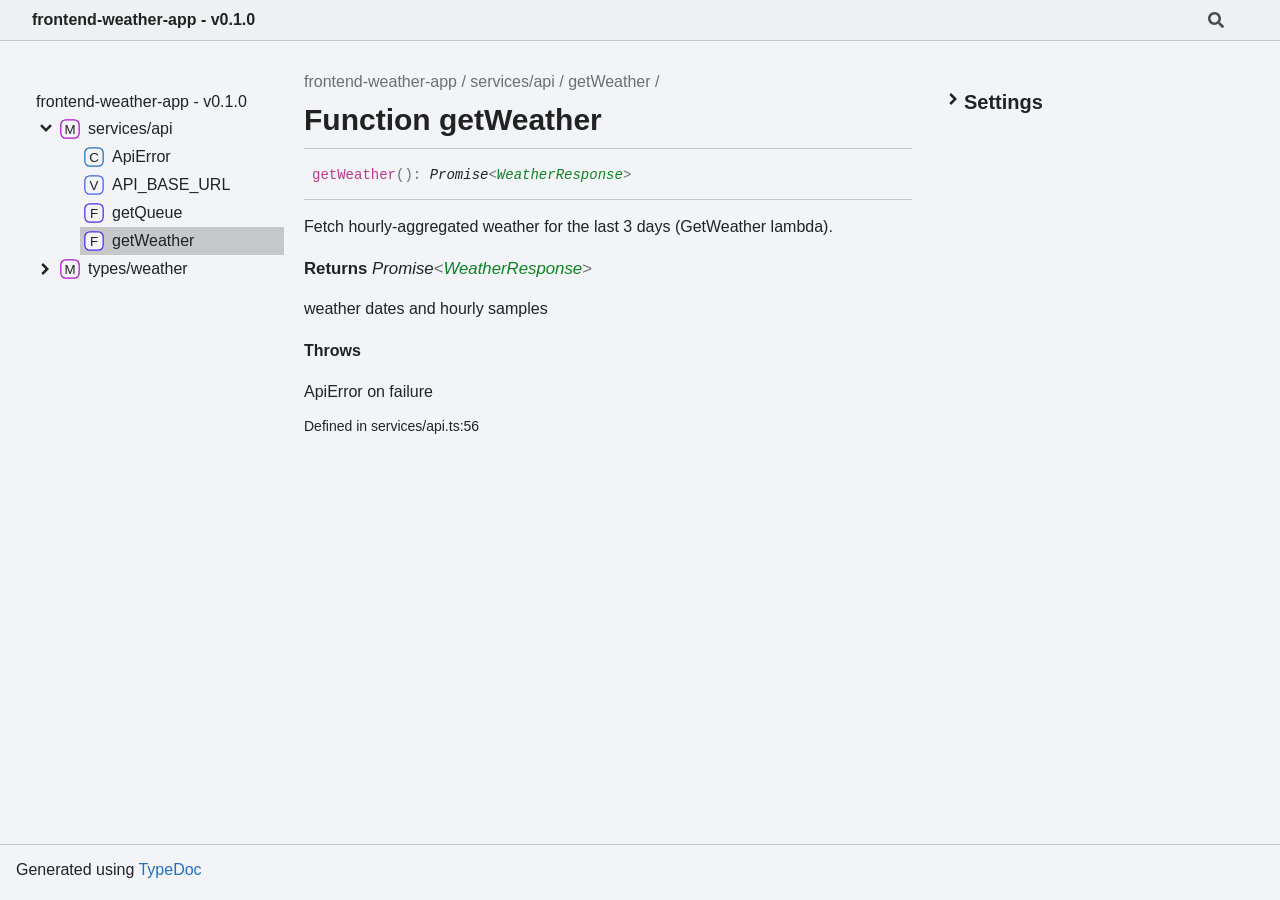
<file: s3/frontend/docs/functions/services_api.getWeather.html>
<!DOCTYPE html><html class="default" lang="en" data-base=".."><head><meta charset="utf-8"/><meta http-equiv="x-ua-compatible" content="IE=edge"/><title>getWeather | frontend-weather-app - v0.1.0</title><meta name="description" content="Documentation for frontend-weather-app"/><meta name="viewport" content="width=device-width, initial-scale=1"/><link rel="stylesheet" href="../assets/style.css"/><link rel="stylesheet" href="../assets/highlight.css"/><script defer src="../assets/main.js"></script><script async src="../assets/icons.js" id="tsd-icons-script"></script><script async src="../assets/search.js" id="tsd-search-script"></script><script async src="../assets/navigation.js" id="tsd-nav-script"></script></head><body><script>document.documentElement.dataset.theme = localStorage.getItem("tsd-theme") || "os";document.body.style.display="none";setTimeout(() => app?app.showPage():document.body.style.removeProperty("display"),500)</script><header class="tsd-page-toolbar"><div class="tsd-toolbar-contents container"><div class="table-cell" id="tsd-search"><div class="field"><label for="tsd-search-field" class="tsd-widget tsd-toolbar-icon search no-caption"><svg width="16" height="16" viewBox="0 0 16 16" fill="none" aria-hidden="true"><use href="../assets/icons.svg#icon-search"></use></svg></label><input type="text" id="tsd-search-field" aria-label="Search"/></div><div class="field"><div id="tsd-toolbar-links"></div></div><ul class="results"><li class="state loading">Preparing search index...</li><li class="state failure">The search index is not available</li></ul><a href="../index.html" class="title">frontend-weather-app - v0.1.0</a></div><div class="table-cell" id="tsd-widgets"><a href="#" class="tsd-widget tsd-toolbar-icon menu no-caption" data-toggle="menu" aria-label="Menu"><svg width="16" height="16" viewBox="0 0 16 16" fill="none" aria-hidden="true"><use href="../assets/icons.svg#icon-menu"></use></svg></a></div></div></header><div class="container container-main"><div class="col-content"><div class="tsd-page-title"><ul class="tsd-breadcrumb"><li><a href="../modules.html">frontend-weather-app</a></li><li><a href="../modules/services_api.html">services/api</a></li><li><a href="services_api.getWeather.html">getWeather</a></li></ul><h1>Function getWeather</h1></div><section class="tsd-panel"><ul class="tsd-signatures"><li class=""><div class="tsd-signature tsd-anchor-link"><a id="getweather" class="tsd-anchor"></a><span class="tsd-kind-call-signature">getWeather</span><span class="tsd-signature-symbol">()</span><span class="tsd-signature-symbol">:</span> <span class="tsd-signature-type">Promise</span><span class="tsd-signature-symbol">&lt;</span><a href="../interfaces/types_weather.WeatherResponse.html" class="tsd-signature-type tsd-kind-interface">WeatherResponse</a><span class="tsd-signature-symbol">&gt;</span><a href="#getweather" aria-label="Permalink" class="tsd-anchor-icon"><svg viewBox="0 0 24 24" aria-hidden="true"><use href="../assets/icons.svg#icon-anchor"></use></svg></a></div><div class="tsd-description"><div class="tsd-comment tsd-typography"><p>Fetch hourly-aggregated weather for the last 3 days (GetWeather lambda).</p>
</div><h4 class="tsd-returns-title">Returns <span class="tsd-signature-type">Promise</span><span class="tsd-signature-symbol">&lt;</span><a href="../interfaces/types_weather.WeatherResponse.html" class="tsd-signature-type tsd-kind-interface">WeatherResponse</a><span class="tsd-signature-symbol">&gt;</span></h4><p>weather dates and hourly samples</p>
<div class="tsd-comment tsd-typography"><div class="tsd-tag-throws"><h4 class="tsd-anchor-link"><a id="throws" class="tsd-anchor"></a>Throws<a href="#throws" aria-label="Permalink" class="tsd-anchor-icon"><svg viewBox="0 0 24 24" aria-hidden="true"><use href="../assets/icons.svg#icon-anchor"></use></svg></a></h4><p>ApiError on failure</p>
</div></div><aside class="tsd-sources"><ul><li>Defined in services/api.ts:56</li></ul></aside></div></li></ul></section></div><div class="col-sidebar"><div class="page-menu"><div class="tsd-navigation settings"><details class="tsd-accordion"><summary class="tsd-accordion-summary"><h3><svg width="20" height="20" viewBox="0 0 24 24" fill="none" aria-hidden="true"><use href="../assets/icons.svg#icon-chevronDown"></use></svg>Settings</h3></summary><div class="tsd-accordion-details"><div class="tsd-filter-visibility"><span class="settings-label">Member Visibility</span><ul id="tsd-filter-options"><li class="tsd-filter-item"><label class="tsd-filter-input"><input type="checkbox" id="tsd-filter-protected" name="protected"/><svg width="32" height="32" viewBox="0 0 32 32" aria-hidden="true"><rect class="tsd-checkbox-background" width="30" height="30" x="1" y="1" rx="6" fill="none"></rect><path class="tsd-checkbox-checkmark" d="M8.35422 16.8214L13.2143 21.75L24.6458 10.25" stroke="none" stroke-width="3.5" stroke-linejoin="round" fill="none"></path></svg><span>Protected</span></label></li><li class="tsd-filter-item"><label class="tsd-filter-input"><input type="checkbox" id="tsd-filter-inherited" name="inherited" checked/><svg width="32" height="32" viewBox="0 0 32 32" aria-hidden="true"><rect class="tsd-checkbox-background" width="30" height="30" x="1" y="1" rx="6" fill="none"></rect><path class="tsd-checkbox-checkmark" d="M8.35422 16.8214L13.2143 21.75L24.6458 10.25" stroke="none" stroke-width="3.5" stroke-linejoin="round" fill="none"></path></svg><span>Inherited</span></label></li><li class="tsd-filter-item"><label class="tsd-filter-input"><input type="checkbox" id="tsd-filter-external" name="external"/><svg width="32" height="32" viewBox="0 0 32 32" aria-hidden="true"><rect class="tsd-checkbox-background" width="30" height="30" x="1" y="1" rx="6" fill="none"></rect><path class="tsd-checkbox-checkmark" d="M8.35422 16.8214L13.2143 21.75L24.6458 10.25" stroke="none" stroke-width="3.5" stroke-linejoin="round" fill="none"></path></svg><span>External</span></label></li></ul></div><div class="tsd-theme-toggle"><label class="settings-label" for="tsd-theme">Theme</label><select id="tsd-theme"><option value="os">OS</option><option value="light">Light</option><option value="dark">Dark</option></select></div></div></details></div></div><div class="site-menu"><nav class="tsd-navigation"><a href="../modules.html">frontend-weather-app - v0.1.0</a><ul class="tsd-small-nested-navigation" id="tsd-nav-container"><li>Loading...</li></ul></nav></div></div></div><footer><p class="tsd-generator">Generated using <a href="https://typedoc.org/" target="_blank">TypeDoc</a></p></footer><div class="overlay"></div></body></html>
</file>
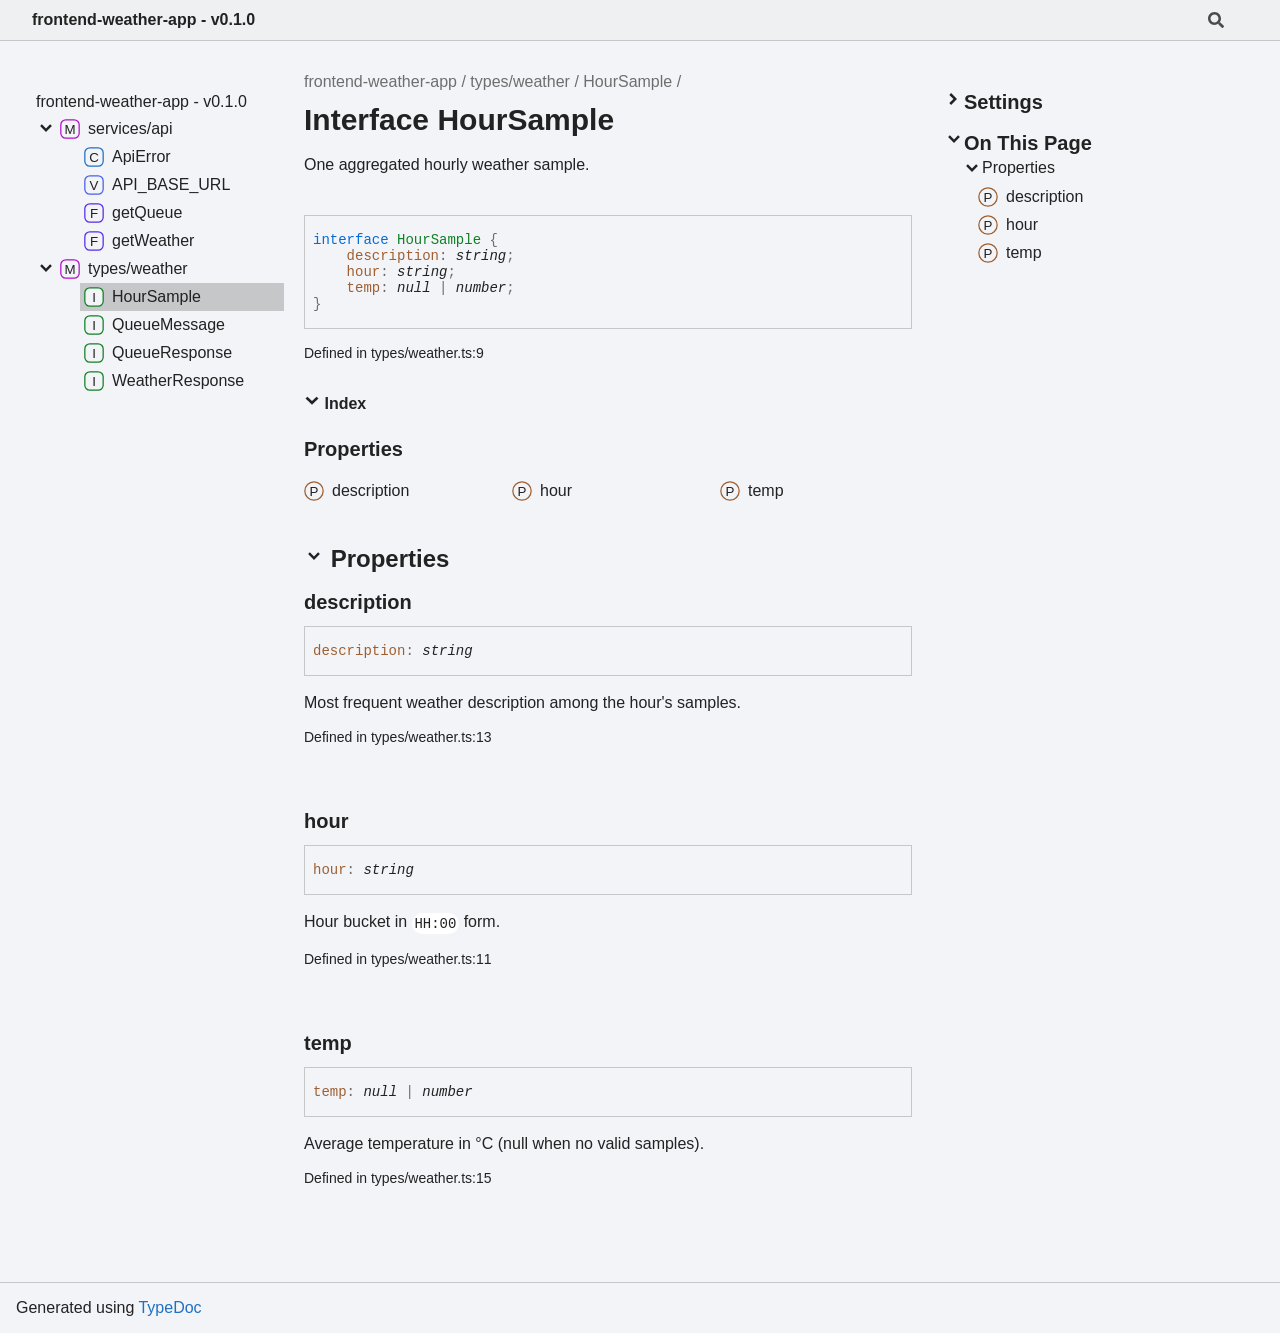
<file: s3/frontend/docs/interfaces/types_weather.HourSample.html>
<!DOCTYPE html><html class="default" lang="en" data-base=".."><head><meta charset="utf-8"/><meta http-equiv="x-ua-compatible" content="IE=edge"/><title>HourSample | frontend-weather-app - v0.1.0</title><meta name="description" content="Documentation for frontend-weather-app"/><meta name="viewport" content="width=device-width, initial-scale=1"/><link rel="stylesheet" href="../assets/style.css"/><link rel="stylesheet" href="../assets/highlight.css"/><script defer src="../assets/main.js"></script><script async src="../assets/icons.js" id="tsd-icons-script"></script><script async src="../assets/search.js" id="tsd-search-script"></script><script async src="../assets/navigation.js" id="tsd-nav-script"></script></head><body><script>document.documentElement.dataset.theme = localStorage.getItem("tsd-theme") || "os";document.body.style.display="none";setTimeout(() => app?app.showPage():document.body.style.removeProperty("display"),500)</script><header class="tsd-page-toolbar"><div class="tsd-toolbar-contents container"><div class="table-cell" id="tsd-search"><div class="field"><label for="tsd-search-field" class="tsd-widget tsd-toolbar-icon search no-caption"><svg width="16" height="16" viewBox="0 0 16 16" fill="none" aria-hidden="true"><use href="../assets/icons.svg#icon-search"></use></svg></label><input type="text" id="tsd-search-field" aria-label="Search"/></div><div class="field"><div id="tsd-toolbar-links"></div></div><ul class="results"><li class="state loading">Preparing search index...</li><li class="state failure">The search index is not available</li></ul><a href="../index.html" class="title">frontend-weather-app - v0.1.0</a></div><div class="table-cell" id="tsd-widgets"><a href="#" class="tsd-widget tsd-toolbar-icon menu no-caption" data-toggle="menu" aria-label="Menu"><svg width="16" height="16" viewBox="0 0 16 16" fill="none" aria-hidden="true"><use href="../assets/icons.svg#icon-menu"></use></svg></a></div></div></header><div class="container container-main"><div class="col-content"><div class="tsd-page-title"><ul class="tsd-breadcrumb"><li><a href="../modules.html">frontend-weather-app</a></li><li><a href="../modules/types_weather.html">types/weather</a></li><li><a href="types_weather.HourSample.html">HourSample</a></li></ul><h1>Interface HourSample</h1></div><section class="tsd-panel tsd-comment"><div class="tsd-comment tsd-typography"><p>One aggregated hourly weather sample.</p>
</div><div class="tsd-comment tsd-typography"></div></section><div class="tsd-signature"><span class="tsd-signature-keyword">interface</span> <span class="tsd-kind-interface">HourSample</span> <span class="tsd-signature-symbol">{</span><br/>    <a class="tsd-kind-property" href="types_weather.HourSample.html#description">description</a><span class="tsd-signature-symbol">:</span> <span class="tsd-signature-type">string</span><span class="tsd-signature-symbol">;</span><br/>    <a class="tsd-kind-property" href="types_weather.HourSample.html#hour">hour</a><span class="tsd-signature-symbol">:</span> <span class="tsd-signature-type">string</span><span class="tsd-signature-symbol">;</span><br/>    <a class="tsd-kind-property" href="types_weather.HourSample.html#temp">temp</a><span class="tsd-signature-symbol">:</span> <span class="tsd-signature-type">null</span> <span class="tsd-signature-symbol">|</span> <span class="tsd-signature-type">number</span><span class="tsd-signature-symbol">;</span><br/><span class="tsd-signature-symbol">}</span></div><aside class="tsd-sources"><ul><li>Defined in types/weather.ts:9</li></ul></aside><section class="tsd-panel-group tsd-index-group"><section class="tsd-panel tsd-index-panel"><details class="tsd-index-content tsd-accordion" open><summary class="tsd-accordion-summary tsd-index-summary"><h5 class="tsd-index-heading uppercase" role="button" aria-expanded="false" tabIndex="0"><svg width="16" height="16" viewBox="0 0 16 16" fill="none" aria-hidden="true"><use href="../assets/icons.svg#icon-chevronSmall"></use></svg> Index</h5></summary><div class="tsd-accordion-details"><section class="tsd-index-section"><h3 class="tsd-index-heading">Properties</h3><div class="tsd-index-list"><a href="types_weather.HourSample.html#description" class="tsd-index-link"><svg class="tsd-kind-icon" viewBox="0 0 24 24" aria-label="Property"><use href="../assets/icons.svg#icon-1024"></use></svg><span>description</span></a>
<a href="types_weather.HourSample.html#hour" class="tsd-index-link"><svg class="tsd-kind-icon" viewBox="0 0 24 24" aria-label="Property"><use href="../assets/icons.svg#icon-1024"></use></svg><span>hour</span></a>
<a href="types_weather.HourSample.html#temp" class="tsd-index-link"><svg class="tsd-kind-icon" viewBox="0 0 24 24" aria-label="Property"><use href="../assets/icons.svg#icon-1024"></use></svg><span>temp</span></a>
</div></section></div></details></section></section><details class="tsd-panel-group tsd-member-group tsd-accordion" open><summary class="tsd-accordion-summary" data-key="section-Properties"><h2><svg width="20" height="20" viewBox="0 0 24 24" fill="none" aria-hidden="true"><use href="../assets/icons.svg#icon-chevronDown"></use></svg> Properties</h2></summary><section><section class="tsd-panel tsd-member"><a id="description" class="tsd-anchor"></a><h3 class="tsd-anchor-link"><span>description</span><a href="#description" aria-label="Permalink" class="tsd-anchor-icon"><svg viewBox="0 0 24 24" aria-hidden="true"><use href="../assets/icons.svg#icon-anchor"></use></svg></a></h3><div class="tsd-signature"><span class="tsd-kind-property">description</span><span class="tsd-signature-symbol">:</span> <span class="tsd-signature-type">string</span></div><div class="tsd-comment tsd-typography"><p>Most frequent weather description among the hour's samples.</p>
</div><div class="tsd-comment tsd-typography"></div><aside class="tsd-sources"><ul><li>Defined in types/weather.ts:13</li></ul></aside></section><section class="tsd-panel tsd-member"><a id="hour" class="tsd-anchor"></a><h3 class="tsd-anchor-link"><span>hour</span><a href="#hour" aria-label="Permalink" class="tsd-anchor-icon"><svg viewBox="0 0 24 24" aria-hidden="true"><use href="../assets/icons.svg#icon-anchor"></use></svg></a></h3><div class="tsd-signature"><span class="tsd-kind-property">hour</span><span class="tsd-signature-symbol">:</span> <span class="tsd-signature-type">string</span></div><div class="tsd-comment tsd-typography"><p>Hour bucket in <code>HH:00</code> form.</p>
</div><div class="tsd-comment tsd-typography"></div><aside class="tsd-sources"><ul><li>Defined in types/weather.ts:11</li></ul></aside></section><section class="tsd-panel tsd-member"><a id="temp" class="tsd-anchor"></a><h3 class="tsd-anchor-link"><span>temp</span><a href="#temp" aria-label="Permalink" class="tsd-anchor-icon"><svg viewBox="0 0 24 24" aria-hidden="true"><use href="../assets/icons.svg#icon-anchor"></use></svg></a></h3><div class="tsd-signature"><span class="tsd-kind-property">temp</span><span class="tsd-signature-symbol">:</span> <span class="tsd-signature-type">null</span> <span class="tsd-signature-symbol">|</span> <span class="tsd-signature-type">number</span></div><div class="tsd-comment tsd-typography"><p>Average temperature in °C (null when no valid samples).</p>
</div><div class="tsd-comment tsd-typography"></div><aside class="tsd-sources"><ul><li>Defined in types/weather.ts:15</li></ul></aside></section></section></details></div><div class="col-sidebar"><div class="page-menu"><div class="tsd-navigation settings"><details class="tsd-accordion"><summary class="tsd-accordion-summary"><h3><svg width="20" height="20" viewBox="0 0 24 24" fill="none" aria-hidden="true"><use href="../assets/icons.svg#icon-chevronDown"></use></svg>Settings</h3></summary><div class="tsd-accordion-details"><div class="tsd-filter-visibility"><span class="settings-label">Member Visibility</span><ul id="tsd-filter-options"><li class="tsd-filter-item"><label class="tsd-filter-input"><input type="checkbox" id="tsd-filter-protected" name="protected"/><svg width="32" height="32" viewBox="0 0 32 32" aria-hidden="true"><rect class="tsd-checkbox-background" width="30" height="30" x="1" y="1" rx="6" fill="none"></rect><path class="tsd-checkbox-checkmark" d="M8.35422 16.8214L13.2143 21.75L24.6458 10.25" stroke="none" stroke-width="3.5" stroke-linejoin="round" fill="none"></path></svg><span>Protected</span></label></li><li class="tsd-filter-item"><label class="tsd-filter-input"><input type="checkbox" id="tsd-filter-inherited" name="inherited" checked/><svg width="32" height="32" viewBox="0 0 32 32" aria-hidden="true"><rect class="tsd-checkbox-background" width="30" height="30" x="1" y="1" rx="6" fill="none"></rect><path class="tsd-checkbox-checkmark" d="M8.35422 16.8214L13.2143 21.75L24.6458 10.25" stroke="none" stroke-width="3.5" stroke-linejoin="round" fill="none"></path></svg><span>Inherited</span></label></li><li class="tsd-filter-item"><label class="tsd-filter-input"><input type="checkbox" id="tsd-filter-external" name="external"/><svg width="32" height="32" viewBox="0 0 32 32" aria-hidden="true"><rect class="tsd-checkbox-background" width="30" height="30" x="1" y="1" rx="6" fill="none"></rect><path class="tsd-checkbox-checkmark" d="M8.35422 16.8214L13.2143 21.75L24.6458 10.25" stroke="none" stroke-width="3.5" stroke-linejoin="round" fill="none"></path></svg><span>External</span></label></li></ul></div><div class="tsd-theme-toggle"><label class="settings-label" for="tsd-theme">Theme</label><select id="tsd-theme"><option value="os">OS</option><option value="light">Light</option><option value="dark">Dark</option></select></div></div></details></div><details open class="tsd-accordion tsd-page-navigation"><summary class="tsd-accordion-summary"><h3><svg width="20" height="20" viewBox="0 0 24 24" fill="none" aria-hidden="true"><use href="../assets/icons.svg#icon-chevronDown"></use></svg>On This Page</h3></summary><div class="tsd-accordion-details"><details open class="tsd-accordion tsd-page-navigation-section"><summary class="tsd-accordion-summary" data-key="section-Properties"><svg width="20" height="20" viewBox="0 0 24 24" fill="none" aria-hidden="true"><use href="../assets/icons.svg#icon-chevronDown"></use></svg>Properties</summary><div><a href="#description" class=""><svg class="tsd-kind-icon" viewBox="0 0 24 24" aria-label="Property"><use href="../assets/icons.svg#icon-1024"></use></svg><span>description</span></a><a href="#hour" class=""><svg class="tsd-kind-icon" viewBox="0 0 24 24" aria-label="Property"><use href="../assets/icons.svg#icon-1024"></use></svg><span>hour</span></a><a href="#temp" class=""><svg class="tsd-kind-icon" viewBox="0 0 24 24" aria-label="Property"><use href="../assets/icons.svg#icon-1024"></use></svg><span>temp</span></a></div></details></div></details></div><div class="site-menu"><nav class="tsd-navigation"><a href="../modules.html">frontend-weather-app - v0.1.0</a><ul class="tsd-small-nested-navigation" id="tsd-nav-container"><li>Loading...</li></ul></nav></div></div></div><footer><p class="tsd-generator">Generated using <a href="https://typedoc.org/" target="_blank">TypeDoc</a></p></footer><div class="overlay"></div></body></html>
</file>
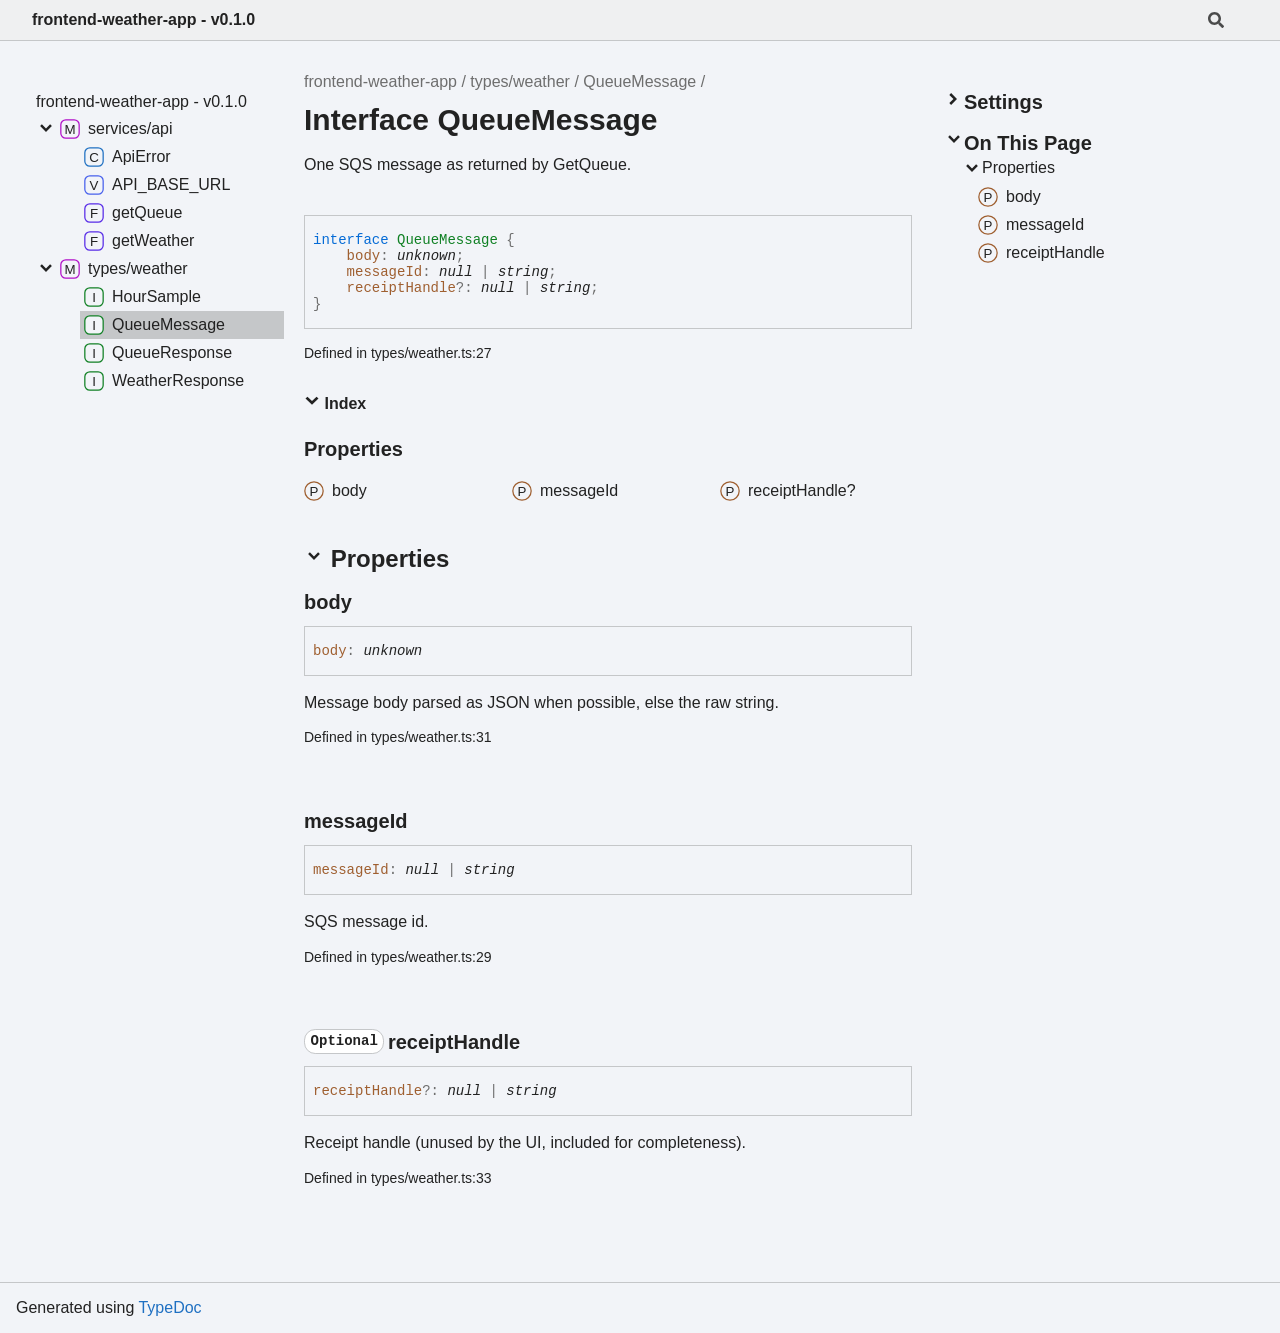
<file: s3/frontend/docs/interfaces/types_weather.QueueMessage.html>
<!DOCTYPE html><html class="default" lang="en" data-base=".."><head><meta charset="utf-8"/><meta http-equiv="x-ua-compatible" content="IE=edge"/><title>QueueMessage | frontend-weather-app - v0.1.0</title><meta name="description" content="Documentation for frontend-weather-app"/><meta name="viewport" content="width=device-width, initial-scale=1"/><link rel="stylesheet" href="../assets/style.css"/><link rel="stylesheet" href="../assets/highlight.css"/><script defer src="../assets/main.js"></script><script async src="../assets/icons.js" id="tsd-icons-script"></script><script async src="../assets/search.js" id="tsd-search-script"></script><script async src="../assets/navigation.js" id="tsd-nav-script"></script></head><body><script>document.documentElement.dataset.theme = localStorage.getItem("tsd-theme") || "os";document.body.style.display="none";setTimeout(() => app?app.showPage():document.body.style.removeProperty("display"),500)</script><header class="tsd-page-toolbar"><div class="tsd-toolbar-contents container"><div class="table-cell" id="tsd-search"><div class="field"><label for="tsd-search-field" class="tsd-widget tsd-toolbar-icon search no-caption"><svg width="16" height="16" viewBox="0 0 16 16" fill="none" aria-hidden="true"><use href="../assets/icons.svg#icon-search"></use></svg></label><input type="text" id="tsd-search-field" aria-label="Search"/></div><div class="field"><div id="tsd-toolbar-links"></div></div><ul class="results"><li class="state loading">Preparing search index...</li><li class="state failure">The search index is not available</li></ul><a href="../index.html" class="title">frontend-weather-app - v0.1.0</a></div><div class="table-cell" id="tsd-widgets"><a href="#" class="tsd-widget tsd-toolbar-icon menu no-caption" data-toggle="menu" aria-label="Menu"><svg width="16" height="16" viewBox="0 0 16 16" fill="none" aria-hidden="true"><use href="../assets/icons.svg#icon-menu"></use></svg></a></div></div></header><div class="container container-main"><div class="col-content"><div class="tsd-page-title"><ul class="tsd-breadcrumb"><li><a href="../modules.html">frontend-weather-app</a></li><li><a href="../modules/types_weather.html">types/weather</a></li><li><a href="types_weather.QueueMessage.html">QueueMessage</a></li></ul><h1>Interface QueueMessage</h1></div><section class="tsd-panel tsd-comment"><div class="tsd-comment tsd-typography"><p>One SQS message as returned by GetQueue.</p>
</div><div class="tsd-comment tsd-typography"></div></section><div class="tsd-signature"><span class="tsd-signature-keyword">interface</span> <span class="tsd-kind-interface">QueueMessage</span> <span class="tsd-signature-symbol">{</span><br/>    <a class="tsd-kind-property" href="types_weather.QueueMessage.html#body">body</a><span class="tsd-signature-symbol">:</span> <span class="tsd-signature-type">unknown</span><span class="tsd-signature-symbol">;</span><br/>    <a class="tsd-kind-property" href="types_weather.QueueMessage.html#messageid">messageId</a><span class="tsd-signature-symbol">:</span> <span class="tsd-signature-type">null</span> <span class="tsd-signature-symbol">|</span> <span class="tsd-signature-type">string</span><span class="tsd-signature-symbol">;</span><br/>    <a class="tsd-kind-property" href="types_weather.QueueMessage.html#receipthandle">receiptHandle</a><span class="tsd-signature-symbol">?:</span> <span class="tsd-signature-type">null</span> <span class="tsd-signature-symbol">|</span> <span class="tsd-signature-type">string</span><span class="tsd-signature-symbol">;</span><br/><span class="tsd-signature-symbol">}</span></div><aside class="tsd-sources"><ul><li>Defined in types/weather.ts:27</li></ul></aside><section class="tsd-panel-group tsd-index-group"><section class="tsd-panel tsd-index-panel"><details class="tsd-index-content tsd-accordion" open><summary class="tsd-accordion-summary tsd-index-summary"><h5 class="tsd-index-heading uppercase" role="button" aria-expanded="false" tabIndex="0"><svg width="16" height="16" viewBox="0 0 16 16" fill="none" aria-hidden="true"><use href="../assets/icons.svg#icon-chevronSmall"></use></svg> Index</h5></summary><div class="tsd-accordion-details"><section class="tsd-index-section"><h3 class="tsd-index-heading">Properties</h3><div class="tsd-index-list"><a href="types_weather.QueueMessage.html#body" class="tsd-index-link"><svg class="tsd-kind-icon" viewBox="0 0 24 24" aria-label="Property"><use href="../assets/icons.svg#icon-1024"></use></svg><span>body</span></a>
<a href="types_weather.QueueMessage.html#messageid" class="tsd-index-link"><svg class="tsd-kind-icon" viewBox="0 0 24 24" aria-label="Property"><use href="../assets/icons.svg#icon-1024"></use></svg><span>message<wbr/>Id</span></a>
<a href="types_weather.QueueMessage.html#receipthandle" class="tsd-index-link"><svg class="tsd-kind-icon" viewBox="0 0 24 24" aria-label="Property"><use href="../assets/icons.svg#icon-1024"></use></svg><span>receipt<wbr/>Handle?</span></a>
</div></section></div></details></section></section><details class="tsd-panel-group tsd-member-group tsd-accordion" open><summary class="tsd-accordion-summary" data-key="section-Properties"><h2><svg width="20" height="20" viewBox="0 0 24 24" fill="none" aria-hidden="true"><use href="../assets/icons.svg#icon-chevronDown"></use></svg> Properties</h2></summary><section><section class="tsd-panel tsd-member"><a id="body" class="tsd-anchor"></a><h3 class="tsd-anchor-link"><span>body</span><a href="#body" aria-label="Permalink" class="tsd-anchor-icon"><svg viewBox="0 0 24 24" aria-hidden="true"><use href="../assets/icons.svg#icon-anchor"></use></svg></a></h3><div class="tsd-signature"><span class="tsd-kind-property">body</span><span class="tsd-signature-symbol">:</span> <span class="tsd-signature-type">unknown</span></div><div class="tsd-comment tsd-typography"><p>Message body parsed as JSON when possible, else the raw string.</p>
</div><div class="tsd-comment tsd-typography"></div><aside class="tsd-sources"><ul><li>Defined in types/weather.ts:31</li></ul></aside></section><section class="tsd-panel tsd-member"><a id="messageid" class="tsd-anchor"></a><h3 class="tsd-anchor-link"><span>message<wbr/>Id</span><a href="#messageid" aria-label="Permalink" class="tsd-anchor-icon"><svg viewBox="0 0 24 24" aria-hidden="true"><use href="../assets/icons.svg#icon-anchor"></use></svg></a></h3><div class="tsd-signature"><span class="tsd-kind-property">messageId</span><span class="tsd-signature-symbol">:</span> <span class="tsd-signature-type">null</span> <span class="tsd-signature-symbol">|</span> <span class="tsd-signature-type">string</span></div><div class="tsd-comment tsd-typography"><p>SQS message id.</p>
</div><div class="tsd-comment tsd-typography"></div><aside class="tsd-sources"><ul><li>Defined in types/weather.ts:29</li></ul></aside></section><section class="tsd-panel tsd-member"><a id="receipthandle" class="tsd-anchor"></a><h3 class="tsd-anchor-link"><code class="tsd-tag">Optional</code><span>receipt<wbr/>Handle</span><a href="#receipthandle" aria-label="Permalink" class="tsd-anchor-icon"><svg viewBox="0 0 24 24" aria-hidden="true"><use href="../assets/icons.svg#icon-anchor"></use></svg></a></h3><div class="tsd-signature"><span class="tsd-kind-property">receiptHandle</span><span class="tsd-signature-symbol">?:</span> <span class="tsd-signature-type">null</span> <span class="tsd-signature-symbol">|</span> <span class="tsd-signature-type">string</span></div><div class="tsd-comment tsd-typography"><p>Receipt handle (unused by the UI, included for completeness).</p>
</div><div class="tsd-comment tsd-typography"></div><aside class="tsd-sources"><ul><li>Defined in types/weather.ts:33</li></ul></aside></section></section></details></div><div class="col-sidebar"><div class="page-menu"><div class="tsd-navigation settings"><details class="tsd-accordion"><summary class="tsd-accordion-summary"><h3><svg width="20" height="20" viewBox="0 0 24 24" fill="none" aria-hidden="true"><use href="../assets/icons.svg#icon-chevronDown"></use></svg>Settings</h3></summary><div class="tsd-accordion-details"><div class="tsd-filter-visibility"><span class="settings-label">Member Visibility</span><ul id="tsd-filter-options"><li class="tsd-filter-item"><label class="tsd-filter-input"><input type="checkbox" id="tsd-filter-protected" name="protected"/><svg width="32" height="32" viewBox="0 0 32 32" aria-hidden="true"><rect class="tsd-checkbox-background" width="30" height="30" x="1" y="1" rx="6" fill="none"></rect><path class="tsd-checkbox-checkmark" d="M8.35422 16.8214L13.2143 21.75L24.6458 10.25" stroke="none" stroke-width="3.5" stroke-linejoin="round" fill="none"></path></svg><span>Protected</span></label></li><li class="tsd-filter-item"><label class="tsd-filter-input"><input type="checkbox" id="tsd-filter-inherited" name="inherited" checked/><svg width="32" height="32" viewBox="0 0 32 32" aria-hidden="true"><rect class="tsd-checkbox-background" width="30" height="30" x="1" y="1" rx="6" fill="none"></rect><path class="tsd-checkbox-checkmark" d="M8.35422 16.8214L13.2143 21.75L24.6458 10.25" stroke="none" stroke-width="3.5" stroke-linejoin="round" fill="none"></path></svg><span>Inherited</span></label></li><li class="tsd-filter-item"><label class="tsd-filter-input"><input type="checkbox" id="tsd-filter-external" name="external"/><svg width="32" height="32" viewBox="0 0 32 32" aria-hidden="true"><rect class="tsd-checkbox-background" width="30" height="30" x="1" y="1" rx="6" fill="none"></rect><path class="tsd-checkbox-checkmark" d="M8.35422 16.8214L13.2143 21.75L24.6458 10.25" stroke="none" stroke-width="3.5" stroke-linejoin="round" fill="none"></path></svg><span>External</span></label></li></ul></div><div class="tsd-theme-toggle"><label class="settings-label" for="tsd-theme">Theme</label><select id="tsd-theme"><option value="os">OS</option><option value="light">Light</option><option value="dark">Dark</option></select></div></div></details></div><details open class="tsd-accordion tsd-page-navigation"><summary class="tsd-accordion-summary"><h3><svg width="20" height="20" viewBox="0 0 24 24" fill="none" aria-hidden="true"><use href="../assets/icons.svg#icon-chevronDown"></use></svg>On This Page</h3></summary><div class="tsd-accordion-details"><details open class="tsd-accordion tsd-page-navigation-section"><summary class="tsd-accordion-summary" data-key="section-Properties"><svg width="20" height="20" viewBox="0 0 24 24" fill="none" aria-hidden="true"><use href="../assets/icons.svg#icon-chevronDown"></use></svg>Properties</summary><div><a href="#body" class=""><svg class="tsd-kind-icon" viewBox="0 0 24 24" aria-label="Property"><use href="../assets/icons.svg#icon-1024"></use></svg><span>body</span></a><a href="#messageid" class=""><svg class="tsd-kind-icon" viewBox="0 0 24 24" aria-label="Property"><use href="../assets/icons.svg#icon-1024"></use></svg><span>message<wbr/>Id</span></a><a href="#receipthandle" class=""><svg class="tsd-kind-icon" viewBox="0 0 24 24" aria-label="Property"><use href="../assets/icons.svg#icon-1024"></use></svg><span>receipt<wbr/>Handle</span></a></div></details></div></details></div><div class="site-menu"><nav class="tsd-navigation"><a href="../modules.html">frontend-weather-app - v0.1.0</a><ul class="tsd-small-nested-navigation" id="tsd-nav-container"><li>Loading...</li></ul></nav></div></div></div><footer><p class="tsd-generator">Generated using <a href="https://typedoc.org/" target="_blank">TypeDoc</a></p></footer><div class="overlay"></div></body></html>
</file>
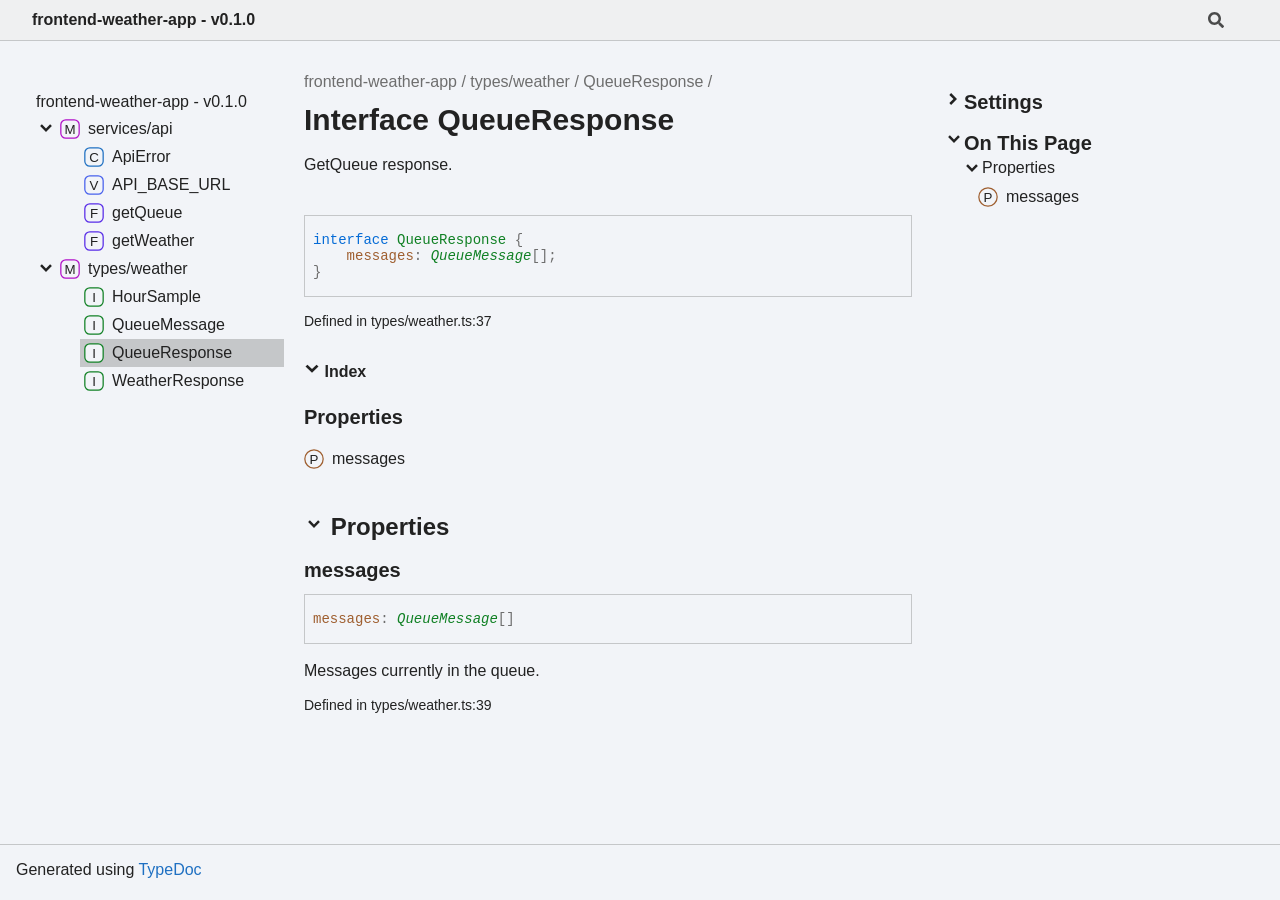
<file: s3/frontend/docs/interfaces/types_weather.QueueResponse.html>
<!DOCTYPE html><html class="default" lang="en" data-base=".."><head><meta charset="utf-8"/><meta http-equiv="x-ua-compatible" content="IE=edge"/><title>QueueResponse | frontend-weather-app - v0.1.0</title><meta name="description" content="Documentation for frontend-weather-app"/><meta name="viewport" content="width=device-width, initial-scale=1"/><link rel="stylesheet" href="../assets/style.css"/><link rel="stylesheet" href="../assets/highlight.css"/><script defer src="../assets/main.js"></script><script async src="../assets/icons.js" id="tsd-icons-script"></script><script async src="../assets/search.js" id="tsd-search-script"></script><script async src="../assets/navigation.js" id="tsd-nav-script"></script></head><body><script>document.documentElement.dataset.theme = localStorage.getItem("tsd-theme") || "os";document.body.style.display="none";setTimeout(() => app?app.showPage():document.body.style.removeProperty("display"),500)</script><header class="tsd-page-toolbar"><div class="tsd-toolbar-contents container"><div class="table-cell" id="tsd-search"><div class="field"><label for="tsd-search-field" class="tsd-widget tsd-toolbar-icon search no-caption"><svg width="16" height="16" viewBox="0 0 16 16" fill="none" aria-hidden="true"><use href="../assets/icons.svg#icon-search"></use></svg></label><input type="text" id="tsd-search-field" aria-label="Search"/></div><div class="field"><div id="tsd-toolbar-links"></div></div><ul class="results"><li class="state loading">Preparing search index...</li><li class="state failure">The search index is not available</li></ul><a href="../index.html" class="title">frontend-weather-app - v0.1.0</a></div><div class="table-cell" id="tsd-widgets"><a href="#" class="tsd-widget tsd-toolbar-icon menu no-caption" data-toggle="menu" aria-label="Menu"><svg width="16" height="16" viewBox="0 0 16 16" fill="none" aria-hidden="true"><use href="../assets/icons.svg#icon-menu"></use></svg></a></div></div></header><div class="container container-main"><div class="col-content"><div class="tsd-page-title"><ul class="tsd-breadcrumb"><li><a href="../modules.html">frontend-weather-app</a></li><li><a href="../modules/types_weather.html">types/weather</a></li><li><a href="types_weather.QueueResponse.html">QueueResponse</a></li></ul><h1>Interface QueueResponse</h1></div><section class="tsd-panel tsd-comment"><div class="tsd-comment tsd-typography"><p>GetQueue response.</p>
</div><div class="tsd-comment tsd-typography"></div></section><div class="tsd-signature"><span class="tsd-signature-keyword">interface</span> <span class="tsd-kind-interface">QueueResponse</span> <span class="tsd-signature-symbol">{</span><br/>    <a class="tsd-kind-property" href="types_weather.QueueResponse.html#messages">messages</a><span class="tsd-signature-symbol">:</span> <a href="types_weather.QueueMessage.html" class="tsd-signature-type tsd-kind-interface">QueueMessage</a><span class="tsd-signature-symbol">[]</span><span class="tsd-signature-symbol">;</span><br/><span class="tsd-signature-symbol">}</span></div><aside class="tsd-sources"><ul><li>Defined in types/weather.ts:37</li></ul></aside><section class="tsd-panel-group tsd-index-group"><section class="tsd-panel tsd-index-panel"><details class="tsd-index-content tsd-accordion" open><summary class="tsd-accordion-summary tsd-index-summary"><h5 class="tsd-index-heading uppercase" role="button" aria-expanded="false" tabIndex="0"><svg width="16" height="16" viewBox="0 0 16 16" fill="none" aria-hidden="true"><use href="../assets/icons.svg#icon-chevronSmall"></use></svg> Index</h5></summary><div class="tsd-accordion-details"><section class="tsd-index-section"><h3 class="tsd-index-heading">Properties</h3><div class="tsd-index-list"><a href="types_weather.QueueResponse.html#messages" class="tsd-index-link"><svg class="tsd-kind-icon" viewBox="0 0 24 24" aria-label="Property"><use href="../assets/icons.svg#icon-1024"></use></svg><span>messages</span></a>
</div></section></div></details></section></section><details class="tsd-panel-group tsd-member-group tsd-accordion" open><summary class="tsd-accordion-summary" data-key="section-Properties"><h2><svg width="20" height="20" viewBox="0 0 24 24" fill="none" aria-hidden="true"><use href="../assets/icons.svg#icon-chevronDown"></use></svg> Properties</h2></summary><section><section class="tsd-panel tsd-member"><a id="messages" class="tsd-anchor"></a><h3 class="tsd-anchor-link"><span>messages</span><a href="#messages" aria-label="Permalink" class="tsd-anchor-icon"><svg viewBox="0 0 24 24" aria-hidden="true"><use href="../assets/icons.svg#icon-anchor"></use></svg></a></h3><div class="tsd-signature"><span class="tsd-kind-property">messages</span><span class="tsd-signature-symbol">:</span> <a href="types_weather.QueueMessage.html" class="tsd-signature-type tsd-kind-interface">QueueMessage</a><span class="tsd-signature-symbol">[]</span></div><div class="tsd-comment tsd-typography"><p>Messages currently in the queue.</p>
</div><div class="tsd-comment tsd-typography"></div><aside class="tsd-sources"><ul><li>Defined in types/weather.ts:39</li></ul></aside></section></section></details></div><div class="col-sidebar"><div class="page-menu"><div class="tsd-navigation settings"><details class="tsd-accordion"><summary class="tsd-accordion-summary"><h3><svg width="20" height="20" viewBox="0 0 24 24" fill="none" aria-hidden="true"><use href="../assets/icons.svg#icon-chevronDown"></use></svg>Settings</h3></summary><div class="tsd-accordion-details"><div class="tsd-filter-visibility"><span class="settings-label">Member Visibility</span><ul id="tsd-filter-options"><li class="tsd-filter-item"><label class="tsd-filter-input"><input type="checkbox" id="tsd-filter-protected" name="protected"/><svg width="32" height="32" viewBox="0 0 32 32" aria-hidden="true"><rect class="tsd-checkbox-background" width="30" height="30" x="1" y="1" rx="6" fill="none"></rect><path class="tsd-checkbox-checkmark" d="M8.35422 16.8214L13.2143 21.75L24.6458 10.25" stroke="none" stroke-width="3.5" stroke-linejoin="round" fill="none"></path></svg><span>Protected</span></label></li><li class="tsd-filter-item"><label class="tsd-filter-input"><input type="checkbox" id="tsd-filter-inherited" name="inherited" checked/><svg width="32" height="32" viewBox="0 0 32 32" aria-hidden="true"><rect class="tsd-checkbox-background" width="30" height="30" x="1" y="1" rx="6" fill="none"></rect><path class="tsd-checkbox-checkmark" d="M8.35422 16.8214L13.2143 21.75L24.6458 10.25" stroke="none" stroke-width="3.5" stroke-linejoin="round" fill="none"></path></svg><span>Inherited</span></label></li><li class="tsd-filter-item"><label class="tsd-filter-input"><input type="checkbox" id="tsd-filter-external" name="external"/><svg width="32" height="32" viewBox="0 0 32 32" aria-hidden="true"><rect class="tsd-checkbox-background" width="30" height="30" x="1" y="1" rx="6" fill="none"></rect><path class="tsd-checkbox-checkmark" d="M8.35422 16.8214L13.2143 21.75L24.6458 10.25" stroke="none" stroke-width="3.5" stroke-linejoin="round" fill="none"></path></svg><span>External</span></label></li></ul></div><div class="tsd-theme-toggle"><label class="settings-label" for="tsd-theme">Theme</label><select id="tsd-theme"><option value="os">OS</option><option value="light">Light</option><option value="dark">Dark</option></select></div></div></details></div><details open class="tsd-accordion tsd-page-navigation"><summary class="tsd-accordion-summary"><h3><svg width="20" height="20" viewBox="0 0 24 24" fill="none" aria-hidden="true"><use href="../assets/icons.svg#icon-chevronDown"></use></svg>On This Page</h3></summary><div class="tsd-accordion-details"><details open class="tsd-accordion tsd-page-navigation-section"><summary class="tsd-accordion-summary" data-key="section-Properties"><svg width="20" height="20" viewBox="0 0 24 24" fill="none" aria-hidden="true"><use href="../assets/icons.svg#icon-chevronDown"></use></svg>Properties</summary><div><a href="#messages" class=""><svg class="tsd-kind-icon" viewBox="0 0 24 24" aria-label="Property"><use href="../assets/icons.svg#icon-1024"></use></svg><span>messages</span></a></div></details></div></details></div><div class="site-menu"><nav class="tsd-navigation"><a href="../modules.html">frontend-weather-app - v0.1.0</a><ul class="tsd-small-nested-navigation" id="tsd-nav-container"><li>Loading...</li></ul></nav></div></div></div><footer><p class="tsd-generator">Generated using <a href="https://typedoc.org/" target="_blank">TypeDoc</a></p></footer><div class="overlay"></div></body></html>
</file>
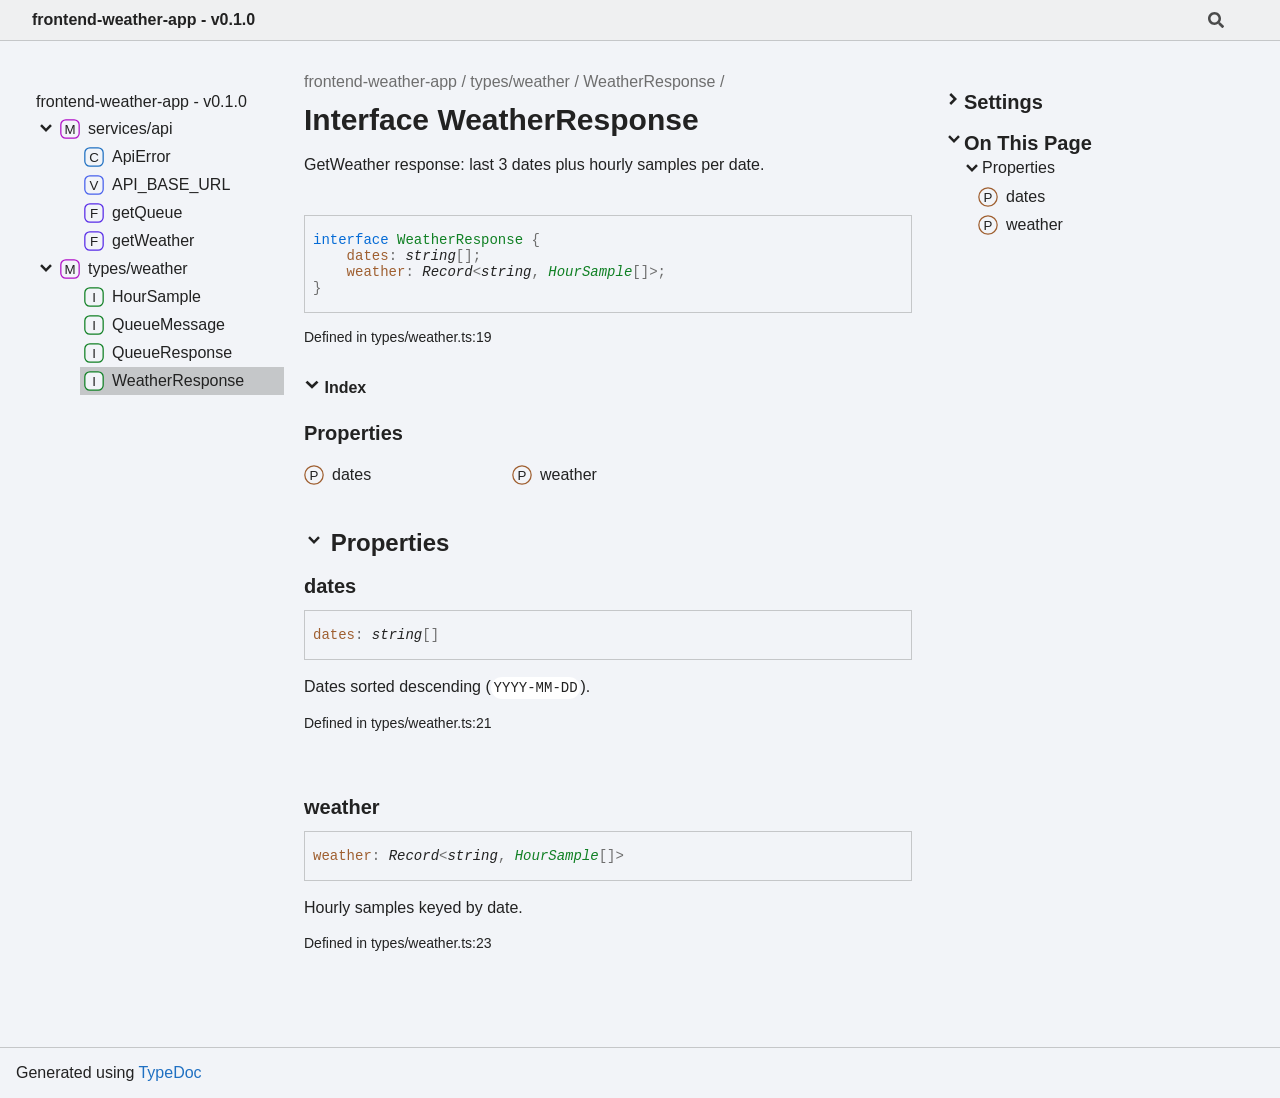
<file: s3/frontend/docs/interfaces/types_weather.WeatherResponse.html>
<!DOCTYPE html><html class="default" lang="en" data-base=".."><head><meta charset="utf-8"/><meta http-equiv="x-ua-compatible" content="IE=edge"/><title>WeatherResponse | frontend-weather-app - v0.1.0</title><meta name="description" content="Documentation for frontend-weather-app"/><meta name="viewport" content="width=device-width, initial-scale=1"/><link rel="stylesheet" href="../assets/style.css"/><link rel="stylesheet" href="../assets/highlight.css"/><script defer src="../assets/main.js"></script><script async src="../assets/icons.js" id="tsd-icons-script"></script><script async src="../assets/search.js" id="tsd-search-script"></script><script async src="../assets/navigation.js" id="tsd-nav-script"></script></head><body><script>document.documentElement.dataset.theme = localStorage.getItem("tsd-theme") || "os";document.body.style.display="none";setTimeout(() => app?app.showPage():document.body.style.removeProperty("display"),500)</script><header class="tsd-page-toolbar"><div class="tsd-toolbar-contents container"><div class="table-cell" id="tsd-search"><div class="field"><label for="tsd-search-field" class="tsd-widget tsd-toolbar-icon search no-caption"><svg width="16" height="16" viewBox="0 0 16 16" fill="none" aria-hidden="true"><use href="../assets/icons.svg#icon-search"></use></svg></label><input type="text" id="tsd-search-field" aria-label="Search"/></div><div class="field"><div id="tsd-toolbar-links"></div></div><ul class="results"><li class="state loading">Preparing search index...</li><li class="state failure">The search index is not available</li></ul><a href="../index.html" class="title">frontend-weather-app - v0.1.0</a></div><div class="table-cell" id="tsd-widgets"><a href="#" class="tsd-widget tsd-toolbar-icon menu no-caption" data-toggle="menu" aria-label="Menu"><svg width="16" height="16" viewBox="0 0 16 16" fill="none" aria-hidden="true"><use href="../assets/icons.svg#icon-menu"></use></svg></a></div></div></header><div class="container container-main"><div class="col-content"><div class="tsd-page-title"><ul class="tsd-breadcrumb"><li><a href="../modules.html">frontend-weather-app</a></li><li><a href="../modules/types_weather.html">types/weather</a></li><li><a href="types_weather.WeatherResponse.html">WeatherResponse</a></li></ul><h1>Interface WeatherResponse</h1></div><section class="tsd-panel tsd-comment"><div class="tsd-comment tsd-typography"><p>GetWeather response: last 3 dates plus hourly samples per date.</p>
</div><div class="tsd-comment tsd-typography"></div></section><div class="tsd-signature"><span class="tsd-signature-keyword">interface</span> <span class="tsd-kind-interface">WeatherResponse</span> <span class="tsd-signature-symbol">{</span><br/>    <a class="tsd-kind-property" href="types_weather.WeatherResponse.html#dates">dates</a><span class="tsd-signature-symbol">:</span> <span class="tsd-signature-type">string</span><span class="tsd-signature-symbol">[]</span><span class="tsd-signature-symbol">;</span><br/>    <a class="tsd-kind-property" href="types_weather.WeatherResponse.html#weather">weather</a><span class="tsd-signature-symbol">:</span> <span class="tsd-signature-type">Record</span><span class="tsd-signature-symbol">&lt;</span><span class="tsd-signature-type">string</span><span class="tsd-signature-symbol">,</span> <a href="types_weather.HourSample.html" class="tsd-signature-type tsd-kind-interface">HourSample</a><span class="tsd-signature-symbol">[]</span><span class="tsd-signature-symbol">&gt;</span><span class="tsd-signature-symbol">;</span><br/><span class="tsd-signature-symbol">}</span></div><aside class="tsd-sources"><ul><li>Defined in types/weather.ts:19</li></ul></aside><section class="tsd-panel-group tsd-index-group"><section class="tsd-panel tsd-index-panel"><details class="tsd-index-content tsd-accordion" open><summary class="tsd-accordion-summary tsd-index-summary"><h5 class="tsd-index-heading uppercase" role="button" aria-expanded="false" tabIndex="0"><svg width="16" height="16" viewBox="0 0 16 16" fill="none" aria-hidden="true"><use href="../assets/icons.svg#icon-chevronSmall"></use></svg> Index</h5></summary><div class="tsd-accordion-details"><section class="tsd-index-section"><h3 class="tsd-index-heading">Properties</h3><div class="tsd-index-list"><a href="types_weather.WeatherResponse.html#dates" class="tsd-index-link"><svg class="tsd-kind-icon" viewBox="0 0 24 24" aria-label="Property"><use href="../assets/icons.svg#icon-1024"></use></svg><span>dates</span></a>
<a href="types_weather.WeatherResponse.html#weather" class="tsd-index-link"><svg class="tsd-kind-icon" viewBox="0 0 24 24" aria-label="Property"><use href="../assets/icons.svg#icon-1024"></use></svg><span>weather</span></a>
</div></section></div></details></section></section><details class="tsd-panel-group tsd-member-group tsd-accordion" open><summary class="tsd-accordion-summary" data-key="section-Properties"><h2><svg width="20" height="20" viewBox="0 0 24 24" fill="none" aria-hidden="true"><use href="../assets/icons.svg#icon-chevronDown"></use></svg> Properties</h2></summary><section><section class="tsd-panel tsd-member"><a id="dates" class="tsd-anchor"></a><h3 class="tsd-anchor-link"><span>dates</span><a href="#dates" aria-label="Permalink" class="tsd-anchor-icon"><svg viewBox="0 0 24 24" aria-hidden="true"><use href="../assets/icons.svg#icon-anchor"></use></svg></a></h3><div class="tsd-signature"><span class="tsd-kind-property">dates</span><span class="tsd-signature-symbol">:</span> <span class="tsd-signature-type">string</span><span class="tsd-signature-symbol">[]</span></div><div class="tsd-comment tsd-typography"><p>Dates sorted descending (<code>YYYY-MM-DD</code>).</p>
</div><div class="tsd-comment tsd-typography"></div><aside class="tsd-sources"><ul><li>Defined in types/weather.ts:21</li></ul></aside></section><section class="tsd-panel tsd-member"><a id="weather" class="tsd-anchor"></a><h3 class="tsd-anchor-link"><span>weather</span><a href="#weather" aria-label="Permalink" class="tsd-anchor-icon"><svg viewBox="0 0 24 24" aria-hidden="true"><use href="../assets/icons.svg#icon-anchor"></use></svg></a></h3><div class="tsd-signature"><span class="tsd-kind-property">weather</span><span class="tsd-signature-symbol">:</span> <span class="tsd-signature-type">Record</span><span class="tsd-signature-symbol">&lt;</span><span class="tsd-signature-type">string</span><span class="tsd-signature-symbol">,</span> <a href="types_weather.HourSample.html" class="tsd-signature-type tsd-kind-interface">HourSample</a><span class="tsd-signature-symbol">[]</span><span class="tsd-signature-symbol">&gt;</span></div><div class="tsd-comment tsd-typography"><p>Hourly samples keyed by date.</p>
</div><div class="tsd-comment tsd-typography"></div><aside class="tsd-sources"><ul><li>Defined in types/weather.ts:23</li></ul></aside></section></section></details></div><div class="col-sidebar"><div class="page-menu"><div class="tsd-navigation settings"><details class="tsd-accordion"><summary class="tsd-accordion-summary"><h3><svg width="20" height="20" viewBox="0 0 24 24" fill="none" aria-hidden="true"><use href="../assets/icons.svg#icon-chevronDown"></use></svg>Settings</h3></summary><div class="tsd-accordion-details"><div class="tsd-filter-visibility"><span class="settings-label">Member Visibility</span><ul id="tsd-filter-options"><li class="tsd-filter-item"><label class="tsd-filter-input"><input type="checkbox" id="tsd-filter-protected" name="protected"/><svg width="32" height="32" viewBox="0 0 32 32" aria-hidden="true"><rect class="tsd-checkbox-background" width="30" height="30" x="1" y="1" rx="6" fill="none"></rect><path class="tsd-checkbox-checkmark" d="M8.35422 16.8214L13.2143 21.75L24.6458 10.25" stroke="none" stroke-width="3.5" stroke-linejoin="round" fill="none"></path></svg><span>Protected</span></label></li><li class="tsd-filter-item"><label class="tsd-filter-input"><input type="checkbox" id="tsd-filter-inherited" name="inherited" checked/><svg width="32" height="32" viewBox="0 0 32 32" aria-hidden="true"><rect class="tsd-checkbox-background" width="30" height="30" x="1" y="1" rx="6" fill="none"></rect><path class="tsd-checkbox-checkmark" d="M8.35422 16.8214L13.2143 21.75L24.6458 10.25" stroke="none" stroke-width="3.5" stroke-linejoin="round" fill="none"></path></svg><span>Inherited</span></label></li><li class="tsd-filter-item"><label class="tsd-filter-input"><input type="checkbox" id="tsd-filter-external" name="external"/><svg width="32" height="32" viewBox="0 0 32 32" aria-hidden="true"><rect class="tsd-checkbox-background" width="30" height="30" x="1" y="1" rx="6" fill="none"></rect><path class="tsd-checkbox-checkmark" d="M8.35422 16.8214L13.2143 21.75L24.6458 10.25" stroke="none" stroke-width="3.5" stroke-linejoin="round" fill="none"></path></svg><span>External</span></label></li></ul></div><div class="tsd-theme-toggle"><label class="settings-label" for="tsd-theme">Theme</label><select id="tsd-theme"><option value="os">OS</option><option value="light">Light</option><option value="dark">Dark</option></select></div></div></details></div><details open class="tsd-accordion tsd-page-navigation"><summary class="tsd-accordion-summary"><h3><svg width="20" height="20" viewBox="0 0 24 24" fill="none" aria-hidden="true"><use href="../assets/icons.svg#icon-chevronDown"></use></svg>On This Page</h3></summary><div class="tsd-accordion-details"><details open class="tsd-accordion tsd-page-navigation-section"><summary class="tsd-accordion-summary" data-key="section-Properties"><svg width="20" height="20" viewBox="0 0 24 24" fill="none" aria-hidden="true"><use href="../assets/icons.svg#icon-chevronDown"></use></svg>Properties</summary><div><a href="#dates" class=""><svg class="tsd-kind-icon" viewBox="0 0 24 24" aria-label="Property"><use href="../assets/icons.svg#icon-1024"></use></svg><span>dates</span></a><a href="#weather" class=""><svg class="tsd-kind-icon" viewBox="0 0 24 24" aria-label="Property"><use href="../assets/icons.svg#icon-1024"></use></svg><span>weather</span></a></div></details></div></details></div><div class="site-menu"><nav class="tsd-navigation"><a href="../modules.html">frontend-weather-app - v0.1.0</a><ul class="tsd-small-nested-navigation" id="tsd-nav-container"><li>Loading...</li></ul></nav></div></div></div><footer><p class="tsd-generator">Generated using <a href="https://typedoc.org/" target="_blank">TypeDoc</a></p></footer><div class="overlay"></div></body></html>
</file>
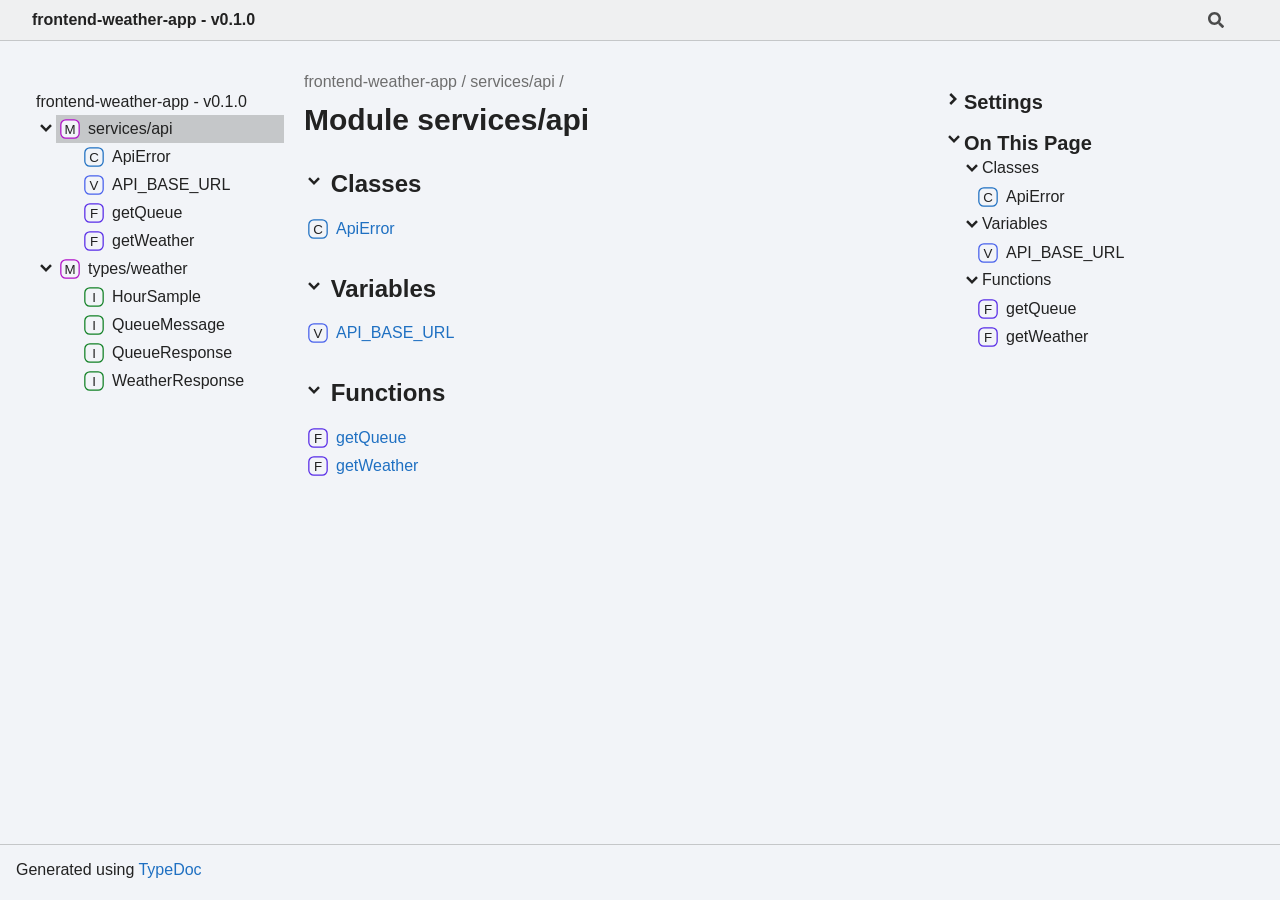
<file: s3/frontend/docs/modules/services_api.html>
<!DOCTYPE html><html class="default" lang="en" data-base=".."><head><meta charset="utf-8"/><meta http-equiv="x-ua-compatible" content="IE=edge"/><title>services/api | frontend-weather-app - v0.1.0</title><meta name="description" content="Documentation for frontend-weather-app"/><meta name="viewport" content="width=device-width, initial-scale=1"/><link rel="stylesheet" href="../assets/style.css"/><link rel="stylesheet" href="../assets/highlight.css"/><script defer src="../assets/main.js"></script><script async src="../assets/icons.js" id="tsd-icons-script"></script><script async src="../assets/search.js" id="tsd-search-script"></script><script async src="../assets/navigation.js" id="tsd-nav-script"></script></head><body><script>document.documentElement.dataset.theme = localStorage.getItem("tsd-theme") || "os";document.body.style.display="none";setTimeout(() => app?app.showPage():document.body.style.removeProperty("display"),500)</script><header class="tsd-page-toolbar"><div class="tsd-toolbar-contents container"><div class="table-cell" id="tsd-search"><div class="field"><label for="tsd-search-field" class="tsd-widget tsd-toolbar-icon search no-caption"><svg width="16" height="16" viewBox="0 0 16 16" fill="none" aria-hidden="true"><use href="../assets/icons.svg#icon-search"></use></svg></label><input type="text" id="tsd-search-field" aria-label="Search"/></div><div class="field"><div id="tsd-toolbar-links"></div></div><ul class="results"><li class="state loading">Preparing search index...</li><li class="state failure">The search index is not available</li></ul><a href="../index.html" class="title">frontend-weather-app - v0.1.0</a></div><div class="table-cell" id="tsd-widgets"><a href="#" class="tsd-widget tsd-toolbar-icon menu no-caption" data-toggle="menu" aria-label="Menu"><svg width="16" height="16" viewBox="0 0 16 16" fill="none" aria-hidden="true"><use href="../assets/icons.svg#icon-menu"></use></svg></a></div></div></header><div class="container container-main"><div class="col-content"><div class="tsd-page-title"><ul class="tsd-breadcrumb"><li><a href="../modules.html">frontend-weather-app</a></li><li><a href="services_api.html">services/api</a></li></ul><h1>Module services/api</h1></div><details class="tsd-panel-group tsd-member-group tsd-accordion" open><summary class="tsd-accordion-summary" data-key="section-Classes"><h2><svg width="20" height="20" viewBox="0 0 24 24" fill="none" aria-hidden="true"><use href="../assets/icons.svg#icon-chevronDown"></use></svg> Classes</h2></summary><dl class="tsd-member-summaries"><dt class="tsd-member-summary"><a id="apierror" class="tsd-anchor"></a><span class="tsd-member-summary-name"><svg class="tsd-kind-icon" viewBox="0 0 24 24" aria-label="Class"><use href="../assets/icons.svg#icon-128"></use></svg><a href="../classes/services_api.ApiError.html">ApiError</a><a href="#apierror" aria-label="Permalink" class="tsd-anchor-icon"><svg viewBox="0 0 24 24" aria-hidden="true"><use href="../assets/icons.svg#icon-anchor"></use></svg></a></span></dt><dd class="tsd-member-summary"></dd></dl></details><details class="tsd-panel-group tsd-member-group tsd-accordion" open><summary class="tsd-accordion-summary" data-key="section-Variables"><h2><svg width="20" height="20" viewBox="0 0 24 24" fill="none" aria-hidden="true"><use href="../assets/icons.svg#icon-chevronDown"></use></svg> Variables</h2></summary><dl class="tsd-member-summaries"><dt class="tsd-member-summary"><a id="api_base_url" class="tsd-anchor"></a><span class="tsd-member-summary-name"><svg class="tsd-kind-icon" viewBox="0 0 24 24" aria-label="Variable"><use href="../assets/icons.svg#icon-32"></use></svg><a href="../variables/services_api.API_BASE_URL.html">API_BASE_URL</a><a href="#api_base_url" aria-label="Permalink" class="tsd-anchor-icon"><svg viewBox="0 0 24 24" aria-hidden="true"><use href="../assets/icons.svg#icon-anchor"></use></svg></a></span></dt><dd class="tsd-member-summary"></dd></dl></details><details class="tsd-panel-group tsd-member-group tsd-accordion" open><summary class="tsd-accordion-summary" data-key="section-Functions"><h2><svg width="20" height="20" viewBox="0 0 24 24" fill="none" aria-hidden="true"><use href="../assets/icons.svg#icon-chevronDown"></use></svg> Functions</h2></summary><dl class="tsd-member-summaries"><dt class="tsd-member-summary"><a id="getqueue" class="tsd-anchor"></a><span class="tsd-member-summary-name"><svg class="tsd-kind-icon" viewBox="0 0 24 24" aria-label="Function"><use href="../assets/icons.svg#icon-64"></use></svg><a href="../functions/services_api.getQueue.html">getQueue</a><a href="#getqueue" aria-label="Permalink" class="tsd-anchor-icon"><svg viewBox="0 0 24 24" aria-hidden="true"><use href="../assets/icons.svg#icon-anchor"></use></svg></a></span></dt><dd class="tsd-member-summary"></dd><dt class="tsd-member-summary"><a id="getweather" class="tsd-anchor"></a><span class="tsd-member-summary-name"><svg class="tsd-kind-icon" viewBox="0 0 24 24" aria-label="Function"><use href="../assets/icons.svg#icon-64"></use></svg><a href="../functions/services_api.getWeather.html">getWeather</a><a href="#getweather" aria-label="Permalink" class="tsd-anchor-icon"><svg viewBox="0 0 24 24" aria-hidden="true"><use href="../assets/icons.svg#icon-anchor"></use></svg></a></span></dt><dd class="tsd-member-summary"></dd></dl></details></div><div class="col-sidebar"><div class="page-menu"><div class="tsd-navigation settings"><details class="tsd-accordion"><summary class="tsd-accordion-summary"><h3><svg width="20" height="20" viewBox="0 0 24 24" fill="none" aria-hidden="true"><use href="../assets/icons.svg#icon-chevronDown"></use></svg>Settings</h3></summary><div class="tsd-accordion-details"><div class="tsd-filter-visibility"><span class="settings-label">Member Visibility</span><ul id="tsd-filter-options"><li class="tsd-filter-item"><label class="tsd-filter-input"><input type="checkbox" id="tsd-filter-protected" name="protected"/><svg width="32" height="32" viewBox="0 0 32 32" aria-hidden="true"><rect class="tsd-checkbox-background" width="30" height="30" x="1" y="1" rx="6" fill="none"></rect><path class="tsd-checkbox-checkmark" d="M8.35422 16.8214L13.2143 21.75L24.6458 10.25" stroke="none" stroke-width="3.5" stroke-linejoin="round" fill="none"></path></svg><span>Protected</span></label></li><li class="tsd-filter-item"><label class="tsd-filter-input"><input type="checkbox" id="tsd-filter-inherited" name="inherited" checked/><svg width="32" height="32" viewBox="0 0 32 32" aria-hidden="true"><rect class="tsd-checkbox-background" width="30" height="30" x="1" y="1" rx="6" fill="none"></rect><path class="tsd-checkbox-checkmark" d="M8.35422 16.8214L13.2143 21.75L24.6458 10.25" stroke="none" stroke-width="3.5" stroke-linejoin="round" fill="none"></path></svg><span>Inherited</span></label></li><li class="tsd-filter-item"><label class="tsd-filter-input"><input type="checkbox" id="tsd-filter-external" name="external"/><svg width="32" height="32" viewBox="0 0 32 32" aria-hidden="true"><rect class="tsd-checkbox-background" width="30" height="30" x="1" y="1" rx="6" fill="none"></rect><path class="tsd-checkbox-checkmark" d="M8.35422 16.8214L13.2143 21.75L24.6458 10.25" stroke="none" stroke-width="3.5" stroke-linejoin="round" fill="none"></path></svg><span>External</span></label></li></ul></div><div class="tsd-theme-toggle"><label class="settings-label" for="tsd-theme">Theme</label><select id="tsd-theme"><option value="os">OS</option><option value="light">Light</option><option value="dark">Dark</option></select></div></div></details></div><details open class="tsd-accordion tsd-page-navigation"><summary class="tsd-accordion-summary"><h3><svg width="20" height="20" viewBox="0 0 24 24" fill="none" aria-hidden="true"><use href="../assets/icons.svg#icon-chevronDown"></use></svg>On This Page</h3></summary><div class="tsd-accordion-details"><details open class="tsd-accordion tsd-page-navigation-section"><summary class="tsd-accordion-summary" data-key="section-Classes"><svg width="20" height="20" viewBox="0 0 24 24" fill="none" aria-hidden="true"><use href="../assets/icons.svg#icon-chevronDown"></use></svg>Classes</summary><div><a href="#apierror" class=""><svg class="tsd-kind-icon" viewBox="0 0 24 24" aria-label="Class"><use href="../assets/icons.svg#icon-128"></use></svg><span>Api<wbr/>Error</span></a></div></details><details open class="tsd-accordion tsd-page-navigation-section"><summary class="tsd-accordion-summary" data-key="section-Variables"><svg width="20" height="20" viewBox="0 0 24 24" fill="none" aria-hidden="true"><use href="../assets/icons.svg#icon-chevronDown"></use></svg>Variables</summary><div><a href="#api_base_url" class=""><svg class="tsd-kind-icon" viewBox="0 0 24 24" aria-label="Variable"><use href="../assets/icons.svg#icon-32"></use></svg><span>API_<wbr/>BASE_<wbr/>URL</span></a></div></details><details open class="tsd-accordion tsd-page-navigation-section"><summary class="tsd-accordion-summary" data-key="section-Functions"><svg width="20" height="20" viewBox="0 0 24 24" fill="none" aria-hidden="true"><use href="../assets/icons.svg#icon-chevronDown"></use></svg>Functions</summary><div><a href="#getqueue" class=""><svg class="tsd-kind-icon" viewBox="0 0 24 24" aria-label="Function"><use href="../assets/icons.svg#icon-64"></use></svg><span>get<wbr/>Queue</span></a><a href="#getweather" class=""><svg class="tsd-kind-icon" viewBox="0 0 24 24" aria-label="Function"><use href="../assets/icons.svg#icon-64"></use></svg><span>get<wbr/>Weather</span></a></div></details></div></details></div><div class="site-menu"><nav class="tsd-navigation"><a href="../modules.html">frontend-weather-app - v0.1.0</a><ul class="tsd-small-nested-navigation" id="tsd-nav-container"><li>Loading...</li></ul></nav></div></div></div><footer><p class="tsd-generator">Generated using <a href="https://typedoc.org/" target="_blank">TypeDoc</a></p></footer><div class="overlay"></div></body></html>
</file>
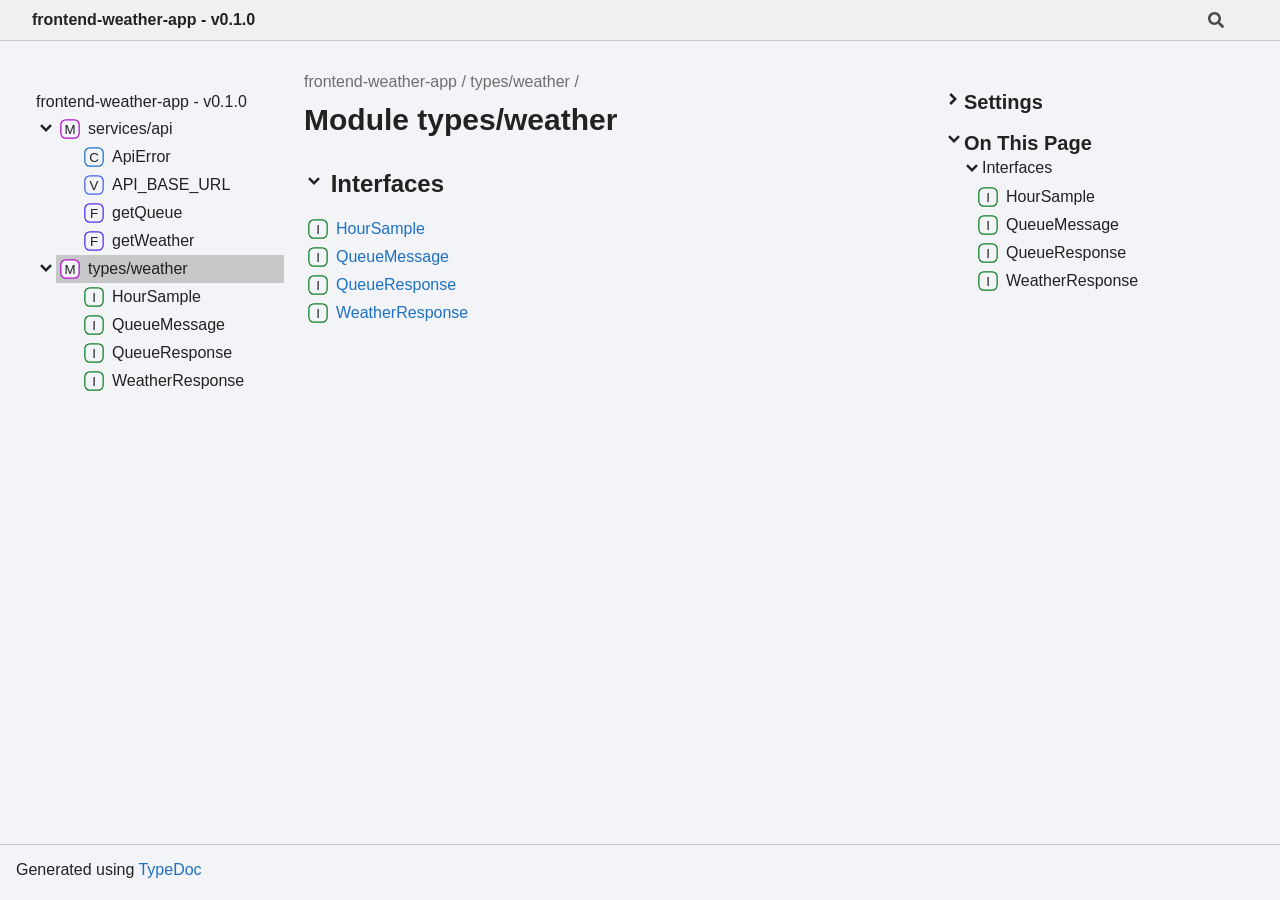
<file: s3/frontend/docs/modules/types_weather.html>
<!DOCTYPE html><html class="default" lang="en" data-base=".."><head><meta charset="utf-8"/><meta http-equiv="x-ua-compatible" content="IE=edge"/><title>types/weather | frontend-weather-app - v0.1.0</title><meta name="description" content="Documentation for frontend-weather-app"/><meta name="viewport" content="width=device-width, initial-scale=1"/><link rel="stylesheet" href="../assets/style.css"/><link rel="stylesheet" href="../assets/highlight.css"/><script defer src="../assets/main.js"></script><script async src="../assets/icons.js" id="tsd-icons-script"></script><script async src="../assets/search.js" id="tsd-search-script"></script><script async src="../assets/navigation.js" id="tsd-nav-script"></script></head><body><script>document.documentElement.dataset.theme = localStorage.getItem("tsd-theme") || "os";document.body.style.display="none";setTimeout(() => app?app.showPage():document.body.style.removeProperty("display"),500)</script><header class="tsd-page-toolbar"><div class="tsd-toolbar-contents container"><div class="table-cell" id="tsd-search"><div class="field"><label for="tsd-search-field" class="tsd-widget tsd-toolbar-icon search no-caption"><svg width="16" height="16" viewBox="0 0 16 16" fill="none" aria-hidden="true"><use href="../assets/icons.svg#icon-search"></use></svg></label><input type="text" id="tsd-search-field" aria-label="Search"/></div><div class="field"><div id="tsd-toolbar-links"></div></div><ul class="results"><li class="state loading">Preparing search index...</li><li class="state failure">The search index is not available</li></ul><a href="../index.html" class="title">frontend-weather-app - v0.1.0</a></div><div class="table-cell" id="tsd-widgets"><a href="#" class="tsd-widget tsd-toolbar-icon menu no-caption" data-toggle="menu" aria-label="Menu"><svg width="16" height="16" viewBox="0 0 16 16" fill="none" aria-hidden="true"><use href="../assets/icons.svg#icon-menu"></use></svg></a></div></div></header><div class="container container-main"><div class="col-content"><div class="tsd-page-title"><ul class="tsd-breadcrumb"><li><a href="../modules.html">frontend-weather-app</a></li><li><a href="types_weather.html">types/weather</a></li></ul><h1>Module types/weather</h1></div><details class="tsd-panel-group tsd-member-group tsd-accordion" open><summary class="tsd-accordion-summary" data-key="section-Interfaces"><h2><svg width="20" height="20" viewBox="0 0 24 24" fill="none" aria-hidden="true"><use href="../assets/icons.svg#icon-chevronDown"></use></svg> Interfaces</h2></summary><dl class="tsd-member-summaries"><dt class="tsd-member-summary"><a id="hoursample" class="tsd-anchor"></a><span class="tsd-member-summary-name"><svg class="tsd-kind-icon" viewBox="0 0 24 24" aria-label="Interface"><use href="../assets/icons.svg#icon-256"></use></svg><a href="../interfaces/types_weather.HourSample.html">HourSample</a><a href="#hoursample" aria-label="Permalink" class="tsd-anchor-icon"><svg viewBox="0 0 24 24" aria-hidden="true"><use href="../assets/icons.svg#icon-anchor"></use></svg></a></span></dt><dd class="tsd-member-summary"></dd><dt class="tsd-member-summary"><a id="queuemessage" class="tsd-anchor"></a><span class="tsd-member-summary-name"><svg class="tsd-kind-icon" viewBox="0 0 24 24" aria-label="Interface"><use href="../assets/icons.svg#icon-256"></use></svg><a href="../interfaces/types_weather.QueueMessage.html">QueueMessage</a><a href="#queuemessage" aria-label="Permalink" class="tsd-anchor-icon"><svg viewBox="0 0 24 24" aria-hidden="true"><use href="../assets/icons.svg#icon-anchor"></use></svg></a></span></dt><dd class="tsd-member-summary"></dd><dt class="tsd-member-summary"><a id="queueresponse" class="tsd-anchor"></a><span class="tsd-member-summary-name"><svg class="tsd-kind-icon" viewBox="0 0 24 24" aria-label="Interface"><use href="../assets/icons.svg#icon-256"></use></svg><a href="../interfaces/types_weather.QueueResponse.html">QueueResponse</a><a href="#queueresponse" aria-label="Permalink" class="tsd-anchor-icon"><svg viewBox="0 0 24 24" aria-hidden="true"><use href="../assets/icons.svg#icon-anchor"></use></svg></a></span></dt><dd class="tsd-member-summary"></dd><dt class="tsd-member-summary"><a id="weatherresponse" class="tsd-anchor"></a><span class="tsd-member-summary-name"><svg class="tsd-kind-icon" viewBox="0 0 24 24" aria-label="Interface"><use href="../assets/icons.svg#icon-256"></use></svg><a href="../interfaces/types_weather.WeatherResponse.html">WeatherResponse</a><a href="#weatherresponse" aria-label="Permalink" class="tsd-anchor-icon"><svg viewBox="0 0 24 24" aria-hidden="true"><use href="../assets/icons.svg#icon-anchor"></use></svg></a></span></dt><dd class="tsd-member-summary"></dd></dl></details></div><div class="col-sidebar"><div class="page-menu"><div class="tsd-navigation settings"><details class="tsd-accordion"><summary class="tsd-accordion-summary"><h3><svg width="20" height="20" viewBox="0 0 24 24" fill="none" aria-hidden="true"><use href="../assets/icons.svg#icon-chevronDown"></use></svg>Settings</h3></summary><div class="tsd-accordion-details"><div class="tsd-filter-visibility"><span class="settings-label">Member Visibility</span><ul id="tsd-filter-options"><li class="tsd-filter-item"><label class="tsd-filter-input"><input type="checkbox" id="tsd-filter-protected" name="protected"/><svg width="32" height="32" viewBox="0 0 32 32" aria-hidden="true"><rect class="tsd-checkbox-background" width="30" height="30" x="1" y="1" rx="6" fill="none"></rect><path class="tsd-checkbox-checkmark" d="M8.35422 16.8214L13.2143 21.75L24.6458 10.25" stroke="none" stroke-width="3.5" stroke-linejoin="round" fill="none"></path></svg><span>Protected</span></label></li><li class="tsd-filter-item"><label class="tsd-filter-input"><input type="checkbox" id="tsd-filter-inherited" name="inherited" checked/><svg width="32" height="32" viewBox="0 0 32 32" aria-hidden="true"><rect class="tsd-checkbox-background" width="30" height="30" x="1" y="1" rx="6" fill="none"></rect><path class="tsd-checkbox-checkmark" d="M8.35422 16.8214L13.2143 21.75L24.6458 10.25" stroke="none" stroke-width="3.5" stroke-linejoin="round" fill="none"></path></svg><span>Inherited</span></label></li><li class="tsd-filter-item"><label class="tsd-filter-input"><input type="checkbox" id="tsd-filter-external" name="external"/><svg width="32" height="32" viewBox="0 0 32 32" aria-hidden="true"><rect class="tsd-checkbox-background" width="30" height="30" x="1" y="1" rx="6" fill="none"></rect><path class="tsd-checkbox-checkmark" d="M8.35422 16.8214L13.2143 21.75L24.6458 10.25" stroke="none" stroke-width="3.5" stroke-linejoin="round" fill="none"></path></svg><span>External</span></label></li></ul></div><div class="tsd-theme-toggle"><label class="settings-label" for="tsd-theme">Theme</label><select id="tsd-theme"><option value="os">OS</option><option value="light">Light</option><option value="dark">Dark</option></select></div></div></details></div><details open class="tsd-accordion tsd-page-navigation"><summary class="tsd-accordion-summary"><h3><svg width="20" height="20" viewBox="0 0 24 24" fill="none" aria-hidden="true"><use href="../assets/icons.svg#icon-chevronDown"></use></svg>On This Page</h3></summary><div class="tsd-accordion-details"><details open class="tsd-accordion tsd-page-navigation-section"><summary class="tsd-accordion-summary" data-key="section-Interfaces"><svg width="20" height="20" viewBox="0 0 24 24" fill="none" aria-hidden="true"><use href="../assets/icons.svg#icon-chevronDown"></use></svg>Interfaces</summary><div><a href="#hoursample" class=""><svg class="tsd-kind-icon" viewBox="0 0 24 24" aria-label="Interface"><use href="../assets/icons.svg#icon-256"></use></svg><span>Hour<wbr/>Sample</span></a><a href="#queuemessage" class=""><svg class="tsd-kind-icon" viewBox="0 0 24 24" aria-label="Interface"><use href="../assets/icons.svg#icon-256"></use></svg><span>Queue<wbr/>Message</span></a><a href="#queueresponse" class=""><svg class="tsd-kind-icon" viewBox="0 0 24 24" aria-label="Interface"><use href="../assets/icons.svg#icon-256"></use></svg><span>Queue<wbr/>Response</span></a><a href="#weatherresponse" class=""><svg class="tsd-kind-icon" viewBox="0 0 24 24" aria-label="Interface"><use href="../assets/icons.svg#icon-256"></use></svg><span>Weather<wbr/>Response</span></a></div></details></div></details></div><div class="site-menu"><nav class="tsd-navigation"><a href="../modules.html">frontend-weather-app - v0.1.0</a><ul class="tsd-small-nested-navigation" id="tsd-nav-container"><li>Loading...</li></ul></nav></div></div></div><footer><p class="tsd-generator">Generated using <a href="https://typedoc.org/" target="_blank">TypeDoc</a></p></footer><div class="overlay"></div></body></html>
</file>
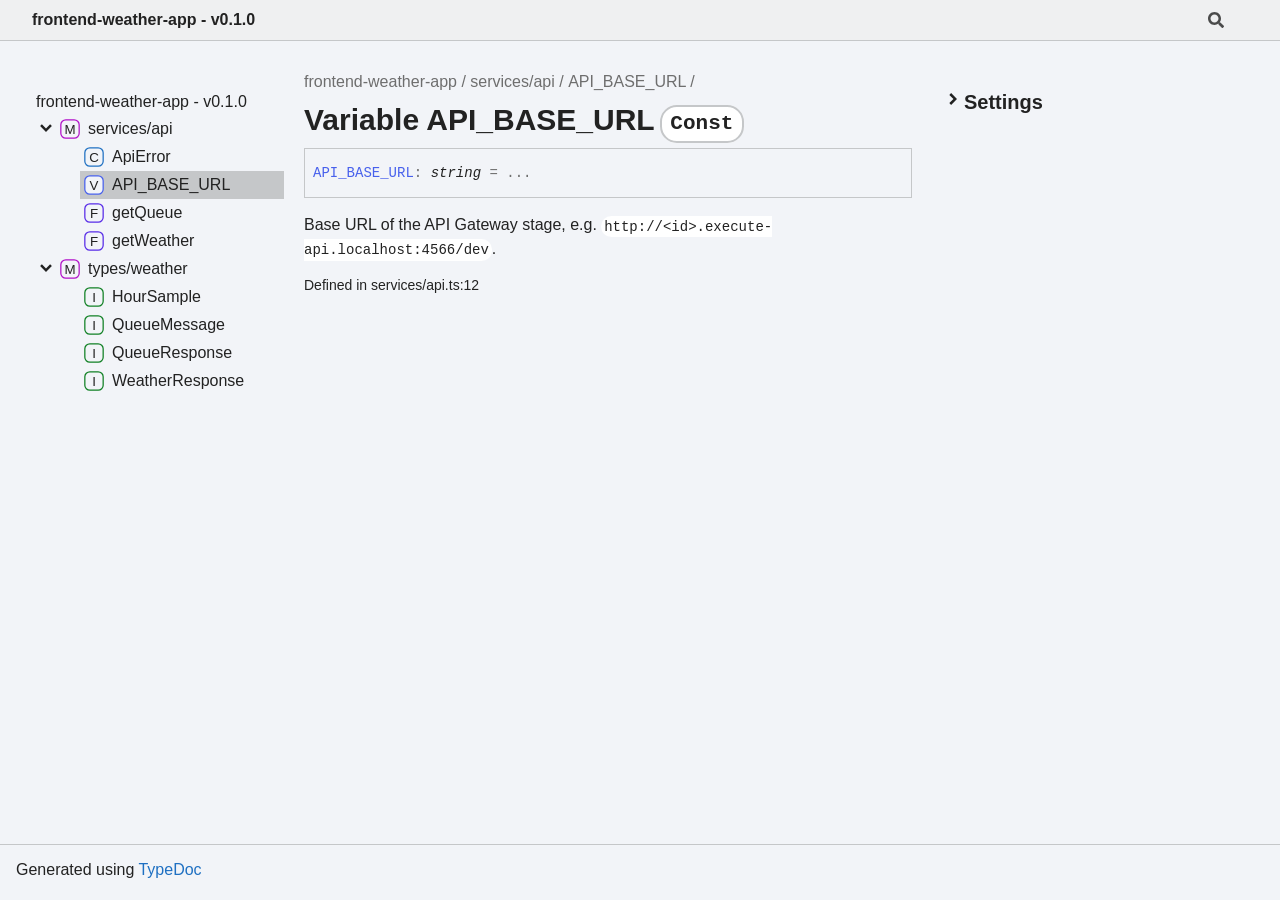
<file: s3/frontend/docs/variables/services_api.API_BASE_URL.html>
<!DOCTYPE html><html class="default" lang="en" data-base=".."><head><meta charset="utf-8"/><meta http-equiv="x-ua-compatible" content="IE=edge"/><title>API_BASE_URL | frontend-weather-app - v0.1.0</title><meta name="description" content="Documentation for frontend-weather-app"/><meta name="viewport" content="width=device-width, initial-scale=1"/><link rel="stylesheet" href="../assets/style.css"/><link rel="stylesheet" href="../assets/highlight.css"/><script defer src="../assets/main.js"></script><script async src="../assets/icons.js" id="tsd-icons-script"></script><script async src="../assets/search.js" id="tsd-search-script"></script><script async src="../assets/navigation.js" id="tsd-nav-script"></script></head><body><script>document.documentElement.dataset.theme = localStorage.getItem("tsd-theme") || "os";document.body.style.display="none";setTimeout(() => app?app.showPage():document.body.style.removeProperty("display"),500)</script><header class="tsd-page-toolbar"><div class="tsd-toolbar-contents container"><div class="table-cell" id="tsd-search"><div class="field"><label for="tsd-search-field" class="tsd-widget tsd-toolbar-icon search no-caption"><svg width="16" height="16" viewBox="0 0 16 16" fill="none" aria-hidden="true"><use href="../assets/icons.svg#icon-search"></use></svg></label><input type="text" id="tsd-search-field" aria-label="Search"/></div><div class="field"><div id="tsd-toolbar-links"></div></div><ul class="results"><li class="state loading">Preparing search index...</li><li class="state failure">The search index is not available</li></ul><a href="../index.html" class="title">frontend-weather-app - v0.1.0</a></div><div class="table-cell" id="tsd-widgets"><a href="#" class="tsd-widget tsd-toolbar-icon menu no-caption" data-toggle="menu" aria-label="Menu"><svg width="16" height="16" viewBox="0 0 16 16" fill="none" aria-hidden="true"><use href="../assets/icons.svg#icon-menu"></use></svg></a></div></div></header><div class="container container-main"><div class="col-content"><div class="tsd-page-title"><ul class="tsd-breadcrumb"><li><a href="../modules.html">frontend-weather-app</a></li><li><a href="../modules/services_api.html">services/api</a></li><li><a href="services_api.API_BASE_URL.html">API_BASE_URL</a></li></ul><h1>Variable API_BASE_URL<code class="tsd-tag">Const</code></h1></div><div class="tsd-signature"><span class="tsd-kind-variable">API_BASE_URL</span><span class="tsd-signature-symbol">:</span> <span class="tsd-signature-type">string</span><span class="tsd-signature-symbol"> = ...</span></div><div class="tsd-comment tsd-typography"><p>Base URL of the API Gateway stage, e.g. <code>http://&lt;id&gt;.execute-api.localhost:4566/dev</code>.</p>
</div><div class="tsd-comment tsd-typography"></div><aside class="tsd-sources"><ul><li>Defined in services/api.ts:12</li></ul></aside></div><div class="col-sidebar"><div class="page-menu"><div class="tsd-navigation settings"><details class="tsd-accordion"><summary class="tsd-accordion-summary"><h3><svg width="20" height="20" viewBox="0 0 24 24" fill="none" aria-hidden="true"><use href="../assets/icons.svg#icon-chevronDown"></use></svg>Settings</h3></summary><div class="tsd-accordion-details"><div class="tsd-filter-visibility"><span class="settings-label">Member Visibility</span><ul id="tsd-filter-options"><li class="tsd-filter-item"><label class="tsd-filter-input"><input type="checkbox" id="tsd-filter-protected" name="protected"/><svg width="32" height="32" viewBox="0 0 32 32" aria-hidden="true"><rect class="tsd-checkbox-background" width="30" height="30" x="1" y="1" rx="6" fill="none"></rect><path class="tsd-checkbox-checkmark" d="M8.35422 16.8214L13.2143 21.75L24.6458 10.25" stroke="none" stroke-width="3.5" stroke-linejoin="round" fill="none"></path></svg><span>Protected</span></label></li><li class="tsd-filter-item"><label class="tsd-filter-input"><input type="checkbox" id="tsd-filter-inherited" name="inherited" checked/><svg width="32" height="32" viewBox="0 0 32 32" aria-hidden="true"><rect class="tsd-checkbox-background" width="30" height="30" x="1" y="1" rx="6" fill="none"></rect><path class="tsd-checkbox-checkmark" d="M8.35422 16.8214L13.2143 21.75L24.6458 10.25" stroke="none" stroke-width="3.5" stroke-linejoin="round" fill="none"></path></svg><span>Inherited</span></label></li><li class="tsd-filter-item"><label class="tsd-filter-input"><input type="checkbox" id="tsd-filter-external" name="external"/><svg width="32" height="32" viewBox="0 0 32 32" aria-hidden="true"><rect class="tsd-checkbox-background" width="30" height="30" x="1" y="1" rx="6" fill="none"></rect><path class="tsd-checkbox-checkmark" d="M8.35422 16.8214L13.2143 21.75L24.6458 10.25" stroke="none" stroke-width="3.5" stroke-linejoin="round" fill="none"></path></svg><span>External</span></label></li></ul></div><div class="tsd-theme-toggle"><label class="settings-label" for="tsd-theme">Theme</label><select id="tsd-theme"><option value="os">OS</option><option value="light">Light</option><option value="dark">Dark</option></select></div></div></details></div></div><div class="site-menu"><nav class="tsd-navigation"><a href="../modules.html">frontend-weather-app - v0.1.0</a><ul class="tsd-small-nested-navigation" id="tsd-nav-container"><li>Loading...</li></ul></nav></div></div></div><footer><p class="tsd-generator">Generated using <a href="https://typedoc.org/" target="_blank">TypeDoc</a></p></footer><div class="overlay"></div></body></html>
</file>
<file: s3/frontend/docs/assets/style.css>
@layer typedoc {
    :root {
        /* Light */
        --light-color-background: #f2f4f8;
        --light-color-background-secondary: #eff0f1;
        --light-color-warning-text: #222;
        --light-color-background-warning: #e6e600;
        --light-color-accent: #c5c7c9;
        --light-color-active-menu-item: var(--light-color-accent);
        --light-color-text: #222;
        --light-color-text-aside: #6e6e6e;

        --light-color-icon-background: var(--light-color-background);
        --light-color-icon-text: var(--light-color-text);

        --light-color-comment-tag-text: var(--light-color-text);
        --light-color-comment-tag: var(--light-color-background);

        --light-color-link: #1f70c2;
        --light-color-focus-outline: #3584e4;

        --light-color-ts-keyword: #056bd6;
        --light-color-ts-project: #b111c9;
        --light-color-ts-module: var(--light-color-ts-project);
        --light-color-ts-namespace: var(--light-color-ts-project);
        --light-color-ts-enum: #7e6f15;
        --light-color-ts-enum-member: var(--light-color-ts-enum);
        --light-color-ts-variable: #4760ec;
        --light-color-ts-function: #572be7;
        --light-color-ts-class: #1f70c2;
        --light-color-ts-interface: #108024;
        --light-color-ts-constructor: var(--light-color-ts-class);
        --light-color-ts-property: #9f5f30;
        --light-color-ts-method: #be3989;
        --light-color-ts-reference: #ff4d82;
        --light-color-ts-call-signature: var(--light-color-ts-method);
        --light-color-ts-index-signature: var(--light-color-ts-property);
        --light-color-ts-constructor-signature: var(
            --light-color-ts-constructor
        );
        --light-color-ts-parameter: var(--light-color-ts-variable);
        /* type literal not included as links will never be generated to it */
        --light-color-ts-type-parameter: #a55c0e;
        --light-color-ts-accessor: #c73c3c;
        --light-color-ts-get-signature: var(--light-color-ts-accessor);
        --light-color-ts-set-signature: var(--light-color-ts-accessor);
        --light-color-ts-type-alias: #d51270;
        /* reference not included as links will be colored with the kind that it points to */
        --light-color-document: #000000;

        --light-color-alert-note: #0969d9;
        --light-color-alert-tip: #1a7f37;
        --light-color-alert-important: #8250df;
        --light-color-alert-warning: #9a6700;
        --light-color-alert-caution: #cf222e;

        --light-external-icon: url("data:image/svg+xml;utf8,<svg xmlns='http://www.w3.org/2000/svg' viewBox='0 0 100 100' width='10' height='10'><path fill-opacity='0' stroke='%23000' stroke-width='10' d='m43,35H5v60h60V57M45,5v10l10,10-30,30 20,20 30-30 10,10h10V5z'/></svg>");
        --light-color-scheme: light;

        /* Dark */
        --dark-color-background: #2b2e33;
        --dark-color-background-secondary: #1e2024;
        --dark-color-background-warning: #bebe00;
        --dark-color-warning-text: #222;
        --dark-color-accent: #9096a2;
        --dark-color-active-menu-item: #5d5d6a;
        --dark-color-text: #f5f5f5;
        --dark-color-text-aside: #dddddd;

        --dark-color-icon-background: var(--dark-color-background-secondary);
        --dark-color-icon-text: var(--dark-color-text);

        --dark-color-comment-tag-text: var(--dark-color-text);
        --dark-color-comment-tag: var(--dark-color-background);

        --dark-color-link: #00aff4;
        --dark-color-focus-outline: #4c97f2;

        --dark-color-ts-keyword: #3399ff;
        --dark-color-ts-project: #e358ff;
        --dark-color-ts-module: var(--dark-color-ts-project);
        --dark-color-ts-namespace: var(--dark-color-ts-project);
        --dark-color-ts-enum: #f4d93e;
        --dark-color-ts-enum-member: var(--dark-color-ts-enum);
        --dark-color-ts-variable: #798dff;
        --dark-color-ts-function: #a280ff;
        --dark-color-ts-class: #8ac4ff;
        --dark-color-ts-interface: #6cff87;
        --dark-color-ts-constructor: var(--dark-color-ts-class);
        --dark-color-ts-property: #ff984d;
        --dark-color-ts-method: #ff4db8;
        --dark-color-ts-reference: #ff4d82;
        --dark-color-ts-call-signature: var(--dark-color-ts-method);
        --dark-color-ts-index-signature: var(--dark-color-ts-property);
        --dark-color-ts-constructor-signature: var(--dark-color-ts-constructor);
        --dark-color-ts-parameter: var(--dark-color-ts-variable);
        /* type literal not included as links will never be generated to it */
        --dark-color-ts-type-parameter: #e07d13;
        --dark-color-ts-accessor: #ff6060;
        --dark-color-ts-get-signature: var(--dark-color-ts-accessor);
        --dark-color-ts-set-signature: var(--dark-color-ts-accessor);
        --dark-color-ts-type-alias: #ff6492;
        /* reference not included as links will be colored with the kind that it points to */
        --dark-color-document: #ffffff;

        --dark-color-alert-note: #0969d9;
        --dark-color-alert-tip: #1a7f37;
        --dark-color-alert-important: #8250df;
        --dark-color-alert-warning: #9a6700;
        --dark-color-alert-caution: #cf222e;

        --dark-external-icon: url("data:image/svg+xml;utf8,<svg xmlns='http://www.w3.org/2000/svg' viewBox='0 0 100 100' width='10' height='10'><path fill-opacity='0' stroke='%23fff' stroke-width='10' d='m43,35H5v60h60V57M45,5v10l10,10-30,30 20,20 30-30 10,10h10V5z'/></svg>");
        --dark-color-scheme: dark;
    }

    @media (prefers-color-scheme: light) {
        :root {
            --color-background: var(--light-color-background);
            --color-background-secondary: var(
                --light-color-background-secondary
            );
            --color-background-warning: var(--light-color-background-warning);
            --color-warning-text: var(--light-color-warning-text);
            --color-accent: var(--light-color-accent);
            --color-active-menu-item: var(--light-color-active-menu-item);
            --color-text: var(--light-color-text);
            --color-text-aside: var(--light-color-text-aside);

            --color-icon-background: var(--light-color-icon-background);
            --color-icon-text: var(--light-color-icon-text);

            --color-comment-tag-text: var(--light-color-text);
            --color-comment-tag: var(--light-color-background);

            --color-link: var(--light-color-link);
            --color-focus-outline: var(--light-color-focus-outline);

            --color-ts-keyword: var(--light-color-ts-keyword);
            --color-ts-project: var(--light-color-ts-project);
            --color-ts-module: var(--light-color-ts-module);
            --color-ts-namespace: var(--light-color-ts-namespace);
            --color-ts-enum: var(--light-color-ts-enum);
            --color-ts-enum-member: var(--light-color-ts-enum-member);
            --color-ts-variable: var(--light-color-ts-variable);
            --color-ts-function: var(--light-color-ts-function);
            --color-ts-class: var(--light-color-ts-class);
            --color-ts-interface: var(--light-color-ts-interface);
            --color-ts-constructor: var(--light-color-ts-constructor);
            --color-ts-property: var(--light-color-ts-property);
            --color-ts-method: var(--light-color-ts-method);
            --color-ts-reference: var(--light-color-ts-reference);
            --color-ts-call-signature: var(--light-color-ts-call-signature);
            --color-ts-index-signature: var(--light-color-ts-index-signature);
            --color-ts-constructor-signature: var(
                --light-color-ts-constructor-signature
            );
            --color-ts-parameter: var(--light-color-ts-parameter);
            --color-ts-type-parameter: var(--light-color-ts-type-parameter);
            --color-ts-accessor: var(--light-color-ts-accessor);
            --color-ts-get-signature: var(--light-color-ts-get-signature);
            --color-ts-set-signature: var(--light-color-ts-set-signature);
            --color-ts-type-alias: var(--light-color-ts-type-alias);
            --color-document: var(--light-color-document);

            --color-alert-note: var(--light-color-alert-note);
            --color-alert-tip: var(--light-color-alert-tip);
            --color-alert-important: var(--light-color-alert-important);
            --color-alert-warning: var(--light-color-alert-warning);
            --color-alert-caution: var(--light-color-alert-caution);

            --external-icon: var(--light-external-icon);
            --color-scheme: var(--light-color-scheme);
        }
    }

    @media (prefers-color-scheme: dark) {
        :root {
            --color-background: var(--dark-color-background);
            --color-background-secondary: var(
                --dark-color-background-secondary
            );
            --color-background-warning: var(--dark-color-background-warning);
            --color-warning-text: var(--dark-color-warning-text);
            --color-accent: var(--dark-color-accent);
            --color-active-menu-item: var(--dark-color-active-menu-item);
            --color-text: var(--dark-color-text);
            --color-text-aside: var(--dark-color-text-aside);

            --color-icon-background: var(--dark-color-icon-background);
            --color-icon-text: var(--dark-color-icon-text);

            --color-comment-tag-text: var(--dark-color-text);
            --color-comment-tag: var(--dark-color-background);

            --color-link: var(--dark-color-link);
            --color-focus-outline: var(--dark-color-focus-outline);

            --color-ts-keyword: var(--dark-color-ts-keyword);
            --color-ts-project: var(--dark-color-ts-project);
            --color-ts-module: var(--dark-color-ts-module);
            --color-ts-namespace: var(--dark-color-ts-namespace);
            --color-ts-enum: var(--dark-color-ts-enum);
            --color-ts-enum-member: var(--dark-color-ts-enum-member);
            --color-ts-variable: var(--dark-color-ts-variable);
            --color-ts-function: var(--dark-color-ts-function);
            --color-ts-class: var(--dark-color-ts-class);
            --color-ts-interface: var(--dark-color-ts-interface);
            --color-ts-constructor: var(--dark-color-ts-constructor);
            --color-ts-property: var(--dark-color-ts-property);
            --color-ts-method: var(--dark-color-ts-method);
            --color-ts-reference: var(--dark-color-ts-reference);
            --color-ts-call-signature: var(--dark-color-ts-call-signature);
            --color-ts-index-signature: var(--dark-color-ts-index-signature);
            --color-ts-constructor-signature: var(
                --dark-color-ts-constructor-signature
            );
            --color-ts-parameter: var(--dark-color-ts-parameter);
            --color-ts-type-parameter: var(--dark-color-ts-type-parameter);
            --color-ts-accessor: var(--dark-color-ts-accessor);
            --color-ts-get-signature: var(--dark-color-ts-get-signature);
            --color-ts-set-signature: var(--dark-color-ts-set-signature);
            --color-ts-type-alias: var(--dark-color-ts-type-alias);
            --color-document: var(--dark-color-document);

            --color-alert-note: var(--dark-color-alert-note);
            --color-alert-tip: var(--dark-color-alert-tip);
            --color-alert-important: var(--dark-color-alert-important);
            --color-alert-warning: var(--dark-color-alert-warning);
            --color-alert-caution: var(--dark-color-alert-caution);

            --external-icon: var(--dark-external-icon);
            --color-scheme: var(--dark-color-scheme);
        }
    }

    html {
        color-scheme: var(--color-scheme);
    }

    body {
        margin: 0;
    }

    :root[data-theme="light"] {
        --color-background: var(--light-color-background);
        --color-background-secondary: var(--light-color-background-secondary);
        --color-background-warning: var(--light-color-background-warning);
        --color-warning-text: var(--light-color-warning-text);
        --color-icon-background: var(--light-color-icon-background);
        --color-accent: var(--light-color-accent);
        --color-active-menu-item: var(--light-color-active-menu-item);
        --color-text: var(--light-color-text);
        --color-text-aside: var(--light-color-text-aside);
        --color-icon-text: var(--light-color-icon-text);

        --color-comment-tag-text: var(--light-color-text);
        --color-comment-tag: var(--light-color-background);

        --color-link: var(--light-color-link);
        --color-focus-outline: var(--light-color-focus-outline);

        --color-ts-keyword: var(--light-color-ts-keyword);
        --color-ts-project: var(--light-color-ts-project);
        --color-ts-module: var(--light-color-ts-module);
        --color-ts-namespace: var(--light-color-ts-namespace);
        --color-ts-enum: var(--light-color-ts-enum);
        --color-ts-enum-member: var(--light-color-ts-enum-member);
        --color-ts-variable: var(--light-color-ts-variable);
        --color-ts-function: var(--light-color-ts-function);
        --color-ts-class: var(--light-color-ts-class);
        --color-ts-interface: var(--light-color-ts-interface);
        --color-ts-constructor: var(--light-color-ts-constructor);
        --color-ts-property: var(--light-color-ts-property);
        --color-ts-method: var(--light-color-ts-method);
        --color-ts-reference: var(--light-color-ts-reference);
        --color-ts-call-signature: var(--light-color-ts-call-signature);
        --color-ts-index-signature: var(--light-color-ts-index-signature);
        --color-ts-constructor-signature: var(
            --light-color-ts-constructor-signature
        );
        --color-ts-parameter: var(--light-color-ts-parameter);
        --color-ts-type-parameter: var(--light-color-ts-type-parameter);
        --color-ts-accessor: var(--light-color-ts-accessor);
        --color-ts-get-signature: var(--light-color-ts-get-signature);
        --color-ts-set-signature: var(--light-color-ts-set-signature);
        --color-ts-type-alias: var(--light-color-ts-type-alias);
        --color-document: var(--light-color-document);

        --color-note: var(--light-color-note);
        --color-tip: var(--light-color-tip);
        --color-important: var(--light-color-important);
        --color-warning: var(--light-color-warning);
        --color-caution: var(--light-color-caution);

        --external-icon: var(--light-external-icon);
        --color-scheme: var(--light-color-scheme);
    }

    :root[data-theme="dark"] {
        --color-background: var(--dark-color-background);
        --color-background-secondary: var(--dark-color-background-secondary);
        --color-background-warning: var(--dark-color-background-warning);
        --color-warning-text: var(--dark-color-warning-text);
        --color-icon-background: var(--dark-color-icon-background);
        --color-accent: var(--dark-color-accent);
        --color-active-menu-item: var(--dark-color-active-menu-item);
        --color-text: var(--dark-color-text);
        --color-text-aside: var(--dark-color-text-aside);
        --color-icon-text: var(--dark-color-icon-text);

        --color-comment-tag-text: var(--dark-color-text);
        --color-comment-tag: var(--dark-color-background);

        --color-link: var(--dark-color-link);
        --color-focus-outline: var(--dark-color-focus-outline);

        --color-ts-keyword: var(--dark-color-ts-keyword);
        --color-ts-project: var(--dark-color-ts-project);
        --color-ts-module: var(--dark-color-ts-module);
        --color-ts-namespace: var(--dark-color-ts-namespace);
        --color-ts-enum: var(--dark-color-ts-enum);
        --color-ts-enum-member: var(--dark-color-ts-enum-member);
        --color-ts-variable: var(--dark-color-ts-variable);
        --color-ts-function: var(--dark-color-ts-function);
        --color-ts-class: var(--dark-color-ts-class);
        --color-ts-interface: var(--dark-color-ts-interface);
        --color-ts-constructor: var(--dark-color-ts-constructor);
        --color-ts-property: var(--dark-color-ts-property);
        --color-ts-method: var(--dark-color-ts-method);
        --color-ts-reference: var(--dark-color-ts-reference);
        --color-ts-call-signature: var(--dark-color-ts-call-signature);
        --color-ts-index-signature: var(--dark-color-ts-index-signature);
        --color-ts-constructor-signature: var(
            --dark-color-ts-constructor-signature
        );
        --color-ts-parameter: var(--dark-color-ts-parameter);
        --color-ts-type-parameter: var(--dark-color-ts-type-parameter);
        --color-ts-accessor: var(--dark-color-ts-accessor);
        --color-ts-get-signature: var(--dark-color-ts-get-signature);
        --color-ts-set-signature: var(--dark-color-ts-set-signature);
        --color-ts-type-alias: var(--dark-color-ts-type-alias);
        --color-document: var(--dark-color-document);

        --color-note: var(--dark-color-note);
        --color-tip: var(--dark-color-tip);
        --color-important: var(--dark-color-important);
        --color-warning: var(--dark-color-warning);
        --color-caution: var(--dark-color-caution);

        --external-icon: var(--dark-external-icon);
        --color-scheme: var(--dark-color-scheme);
    }

    *:focus-visible,
    .tsd-accordion-summary:focus-visible svg {
        outline: 2px solid var(--color-focus-outline);
    }

    .always-visible,
    .always-visible .tsd-signatures {
        display: inherit !important;
    }

    h1,
    h2,
    h3,
    h4,
    h5,
    h6 {
        line-height: 1.2;
    }

    h1 {
        font-size: 1.875rem;
        margin: 0.67rem 0;
    }

    h2 {
        font-size: 1.5rem;
        margin: 0.83rem 0;
    }

    h3 {
        font-size: 1.25rem;
        margin: 1rem 0;
    }

    h4 {
        font-size: 1.05rem;
        margin: 1.33rem 0;
    }

    h5 {
        font-size: 1rem;
        margin: 1.5rem 0;
    }

    h6 {
        font-size: 0.875rem;
        margin: 2.33rem 0;
    }

    dl,
    menu,
    ol,
    ul {
        margin: 1em 0;
    }

    dd {
        margin: 0 0 0 34px;
    }

    .container {
        max-width: 1700px;
        padding: 0 2rem;
    }

    /* Footer */
    footer {
        border-top: 1px solid var(--color-accent);
        padding-top: 1rem;
        padding-bottom: 1rem;
        max-height: 3.5rem;
    }
    footer > p {
        margin: 0 1em;
    }

    .container-main {
        margin: 0 auto;
        /* toolbar, footer, margin */
        min-height: calc(100vh - 41px - 56px - 4rem);
    }

    @keyframes fade-in {
        from {
            opacity: 0;
        }
        to {
            opacity: 1;
        }
    }
    @keyframes fade-out {
        from {
            opacity: 1;
            visibility: visible;
        }
        to {
            opacity: 0;
        }
    }
    @keyframes fade-in-delayed {
        0% {
            opacity: 0;
        }
        33% {
            opacity: 0;
        }
        100% {
            opacity: 1;
        }
    }
    @keyframes fade-out-delayed {
        0% {
            opacity: 1;
            visibility: visible;
        }
        66% {
            opacity: 0;
        }
        100% {
            opacity: 0;
        }
    }
    @keyframes pop-in-from-right {
        from {
            transform: translate(100%, 0);
        }
        to {
            transform: translate(0, 0);
        }
    }
    @keyframes pop-out-to-right {
        from {
            transform: translate(0, 0);
            visibility: visible;
        }
        to {
            transform: translate(100%, 0);
        }
    }
    body {
        background: var(--color-background);
        font-family: -apple-system, BlinkMacSystemFont, "Segoe UI", "Noto Sans",
            Helvetica, Arial, sans-serif, "Apple Color Emoji", "Segoe UI Emoji";
        font-size: 16px;
        color: var(--color-text);
    }

    a {
        color: var(--color-link);
        text-decoration: none;
    }
    a:hover {
        text-decoration: underline;
    }
    a.external[target="_blank"] {
        background-image: var(--external-icon);
        background-position: top 3px right;
        background-repeat: no-repeat;
        padding-right: 13px;
    }
    a.tsd-anchor-link {
        color: var(--color-text);
    }

    code,
    pre {
        font-family: Menlo, Monaco, Consolas, "Courier New", monospace;
        padding: 0.2em;
        margin: 0;
        font-size: 0.875rem;
        border-radius: 0.8em;
    }

    pre {
        position: relative;
        white-space: pre-wrap;
        word-wrap: break-word;
        padding: 10px;
        border: 1px solid var(--color-accent);
        margin-bottom: 8px;
    }
    pre code {
        padding: 0;
        font-size: 100%;
    }
    pre > button {
        position: absolute;
        top: 10px;
        right: 10px;
        opacity: 0;
        transition: opacity 0.1s;
        box-sizing: border-box;
    }
    pre:hover > button,
    pre > button.visible {
        opacity: 1;
    }

    blockquote {
        margin: 1em 0;
        padding-left: 1em;
        border-left: 4px solid gray;
    }

    .tsd-typography {
        line-height: 1.333em;
    }
    .tsd-typography ul {
        list-style: square;
        padding: 0 0 0 20px;
        margin: 0;
    }
    .tsd-typography .tsd-index-panel h3,
    .tsd-index-panel .tsd-typography h3,
    .tsd-typography h4,
    .tsd-typography h5,
    .tsd-typography h6 {
        font-size: 1em;
    }
    .tsd-typography h5,
    .tsd-typography h6 {
        font-weight: normal;
    }
    .tsd-typography p,
    .tsd-typography ul,
    .tsd-typography ol {
        margin: 1em 0;
    }
    .tsd-typography table {
        border-collapse: collapse;
        border: none;
    }
    .tsd-typography td,
    .tsd-typography th {
        padding: 6px 13px;
        border: 1px solid var(--color-accent);
    }
    .tsd-typography thead,
    .tsd-typography tr:nth-child(even) {
        background-color: var(--color-background-secondary);
    }

    .tsd-alert {
        padding: 8px 16px;
        margin-bottom: 16px;
        border-left: 0.25em solid var(--alert-color);
    }
    .tsd-alert blockquote > :last-child,
    .tsd-alert > :last-child {
        margin-bottom: 0;
    }
    .tsd-alert-title {
        color: var(--alert-color);
        display: inline-flex;
        align-items: center;
    }
    .tsd-alert-title span {
        margin-left: 4px;
    }

    .tsd-alert-note {
        --alert-color: var(--color-alert-note);
    }
    .tsd-alert-tip {
        --alert-color: var(--color-alert-tip);
    }
    .tsd-alert-important {
        --alert-color: var(--color-alert-important);
    }
    .tsd-alert-warning {
        --alert-color: var(--color-alert-warning);
    }
    .tsd-alert-caution {
        --alert-color: var(--color-alert-caution);
    }

    .tsd-breadcrumb {
        margin: 0;
        padding: 0;
        color: var(--color-text-aside);
    }
    .tsd-breadcrumb a {
        color: var(--color-text-aside);
        text-decoration: none;
    }
    .tsd-breadcrumb a:hover {
        text-decoration: underline;
    }
    .tsd-breadcrumb li {
        display: inline;
    }
    .tsd-breadcrumb li:after {
        content: " / ";
    }

    .tsd-comment-tags {
        display: flex;
        flex-direction: column;
    }
    dl.tsd-comment-tag-group {
        display: flex;
        align-items: center;
        overflow: hidden;
        margin: 0.5em 0;
    }
    dl.tsd-comment-tag-group dt {
        display: flex;
        margin-right: 0.5em;
        font-size: 0.875em;
        font-weight: normal;
    }
    dl.tsd-comment-tag-group dd {
        margin: 0;
    }
    code.tsd-tag {
        padding: 0.25em 0.4em;
        border: 0.1em solid var(--color-accent);
        margin-right: 0.25em;
        font-size: 70%;
    }
    h1 code.tsd-tag:first-of-type {
        margin-left: 0.25em;
    }

    dl.tsd-comment-tag-group dd:before,
    dl.tsd-comment-tag-group dd:after {
        content: " ";
    }
    dl.tsd-comment-tag-group dd pre,
    dl.tsd-comment-tag-group dd:after {
        clear: both;
    }
    dl.tsd-comment-tag-group p {
        margin: 0;
    }

    .tsd-panel.tsd-comment .lead {
        font-size: 1.1em;
        line-height: 1.333em;
        margin-bottom: 2em;
    }
    .tsd-panel.tsd-comment .lead:last-child {
        margin-bottom: 0;
    }

    .tsd-filter-visibility h4 {
        font-size: 1rem;
        padding-top: 0.75rem;
        padding-bottom: 0.5rem;
        margin: 0;
    }
    .tsd-filter-item:not(:last-child) {
        margin-bottom: 0.5rem;
    }
    .tsd-filter-input {
        display: flex;
        width: -moz-fit-content;
        width: fit-content;
        align-items: center;
        -webkit-user-select: none;
        -moz-user-select: none;
        -ms-user-select: none;
        user-select: none;
        cursor: pointer;
    }
    .tsd-filter-input input[type="checkbox"] {
        cursor: pointer;
        position: absolute;
        width: 1.5em;
        height: 1.5em;
        opacity: 0;
    }
    .tsd-filter-input input[type="checkbox"]:disabled {
        pointer-events: none;
    }
    .tsd-filter-input svg {
        cursor: pointer;
        width: 1.5em;
        height: 1.5em;
        margin-right: 0.5em;
        border-radius: 0.33em;
        /* Leaving this at full opacity breaks event listeners on Firefox.
    Don't remove unless you know what you're doing. */
        opacity: 0.99;
    }
    .tsd-filter-input input[type="checkbox"]:focus-visible + svg {
        outline: 2px solid var(--color-focus-outline);
    }
    .tsd-checkbox-background {
        fill: var(--color-accent);
    }
    input[type="checkbox"]:checked ~ svg .tsd-checkbox-checkmark {
        stroke: var(--color-text);
    }
    .tsd-filter-input input:disabled ~ svg > .tsd-checkbox-background {
        fill: var(--color-background);
        stroke: var(--color-accent);
        stroke-width: 0.25rem;
    }
    .tsd-filter-input input:disabled ~ svg > .tsd-checkbox-checkmark {
        stroke: var(--color-accent);
    }

    .settings-label {
        font-weight: bold;
        text-transform: uppercase;
        display: inline-block;
    }

    .tsd-filter-visibility .settings-label {
        margin: 0.75rem 0 0.5rem 0;
    }

    .tsd-theme-toggle .settings-label {
        margin: 0.75rem 0.75rem 0 0;
    }

    .tsd-hierarchy h4 label:hover span {
        text-decoration: underline;
    }

    .tsd-hierarchy {
        list-style: square;
        margin: 0;
    }
    .tsd-hierarchy-target {
        font-weight: bold;
    }
    .tsd-hierarchy-toggle {
        color: var(--color-link);
        cursor: pointer;
    }

    .tsd-full-hierarchy:not(:last-child) {
        margin-bottom: 1em;
        padding-bottom: 1em;
        border-bottom: 1px solid var(--color-accent);
    }
    .tsd-full-hierarchy,
    .tsd-full-hierarchy ul {
        list-style: none;
        margin: 0;
        padding: 0;
    }
    .tsd-full-hierarchy ul {
        padding-left: 1.5rem;
    }
    .tsd-full-hierarchy a {
        padding: 0.25rem 0 !important;
        font-size: 1rem;
        display: inline-flex;
        align-items: center;
        color: var(--color-text);
    }
    .tsd-full-hierarchy svg[data-dropdown] {
        cursor: pointer;
    }
    .tsd-full-hierarchy svg[data-dropdown="false"] {
        transform: rotate(-90deg);
    }
    .tsd-full-hierarchy svg[data-dropdown="false"] ~ ul {
        display: none;
    }

    .tsd-panel-group.tsd-index-group {
        margin-bottom: 0;
    }
    .tsd-index-panel .tsd-index-list {
        list-style: none;
        line-height: 1.333em;
        margin: 0;
        padding: 0.25rem 0 0 0;
        overflow: hidden;
        display: grid;
        grid-template-columns: repeat(3, 1fr);
        column-gap: 1rem;
        grid-template-rows: auto;
    }
    @media (max-width: 1024px) {
        .tsd-index-panel .tsd-index-list {
            grid-template-columns: repeat(2, 1fr);
        }
    }
    @media (max-width: 768px) {
        .tsd-index-panel .tsd-index-list {
            grid-template-columns: repeat(1, 1fr);
        }
    }
    .tsd-index-panel .tsd-index-list li {
        -webkit-page-break-inside: avoid;
        -moz-page-break-inside: avoid;
        -ms-page-break-inside: avoid;
        -o-page-break-inside: avoid;
        page-break-inside: avoid;
    }

    .tsd-flag {
        display: inline-block;
        padding: 0.25em 0.4em;
        border-radius: 4px;
        color: var(--color-comment-tag-text);
        background-color: var(--color-comment-tag);
        text-indent: 0;
        font-size: 75%;
        line-height: 1;
        font-weight: normal;
    }

    .tsd-anchor {
        position: relative;
        top: -100px;
    }

    .tsd-member {
        position: relative;
    }
    .tsd-member .tsd-anchor + h3 {
        display: flex;
        align-items: center;
        margin-top: 0;
        margin-bottom: 0;
        border-bottom: none;
    }

    .tsd-navigation.settings {
        margin: 1rem 0;
    }
    .tsd-navigation > a,
    .tsd-navigation .tsd-accordion-summary {
        width: calc(100% - 0.25rem);
        display: flex;
        align-items: center;
    }
    .tsd-navigation a,
    .tsd-navigation summary > span,
    .tsd-page-navigation a {
        display: flex;
        width: calc(100% - 0.25rem);
        align-items: center;
        padding: 0.25rem;
        color: var(--color-text);
        text-decoration: none;
        box-sizing: border-box;
    }
    .tsd-navigation a.current,
    .tsd-page-navigation a.current {
        background: var(--color-active-menu-item);
    }
    .tsd-navigation a:hover,
    .tsd-page-navigation a:hover {
        text-decoration: underline;
    }
    .tsd-navigation ul,
    .tsd-page-navigation ul {
        margin-top: 0;
        margin-bottom: 0;
        padding: 0;
        list-style: none;
    }
    .tsd-navigation li,
    .tsd-page-navigation li {
        padding: 0;
        max-width: 100%;
    }
    .tsd-navigation .tsd-nav-link {
        display: none;
    }
    .tsd-nested-navigation {
        margin-left: 3rem;
    }
    .tsd-nested-navigation > li > details {
        margin-left: -1.5rem;
    }
    .tsd-small-nested-navigation {
        margin-left: 1.5rem;
    }
    .tsd-small-nested-navigation > li > details {
        margin-left: -1.5rem;
    }

    .tsd-page-navigation-section {
        margin-left: 10px;
    }
    .tsd-page-navigation-section > summary {
        padding: 0.25rem;
    }
    .tsd-page-navigation-section > div {
        margin-left: 20px;
    }
    .tsd-page-navigation ul {
        padding-left: 1.75rem;
    }

    #tsd-sidebar-links a {
        margin-top: 0;
        margin-bottom: 0.5rem;
        line-height: 1.25rem;
    }
    #tsd-sidebar-links a:last-of-type {
        margin-bottom: 0;
    }

    a.tsd-index-link {
        padding: 0.25rem 0 !important;
        font-size: 1rem;
        line-height: 1.25rem;
        display: inline-flex;
        align-items: center;
        color: var(--color-text);
    }
    .tsd-accordion-summary {
        list-style-type: none; /* hide marker on non-safari */
        outline: none; /* broken on safari, so just hide it */
    }
    .tsd-accordion-summary::-webkit-details-marker {
        display: none; /* hide marker on safari */
    }
    .tsd-accordion-summary,
    .tsd-accordion-summary a {
        -moz-user-select: none;
        -webkit-user-select: none;
        -ms-user-select: none;
        user-select: none;

        cursor: pointer;
    }
    .tsd-accordion-summary a {
        width: calc(100% - 1.5rem);
    }
    .tsd-accordion-summary > * {
        margin-top: 0;
        margin-bottom: 0;
        padding-top: 0;
        padding-bottom: 0;
    }
    .tsd-accordion .tsd-accordion-summary > svg {
        margin-left: 0.25rem;
        vertical-align: text-top;
    }
    /*
     * We need to be careful to target the arrow indicating whether the accordion
     * is open, but not any other SVGs included in the details element.
     */
    .tsd-accordion:not([open]) > .tsd-accordion-summary > svg:first-child,
    .tsd-accordion:not([open]) > .tsd-accordion-summary > h1 > svg:first-child,
    .tsd-accordion:not([open]) > .tsd-accordion-summary > h2 > svg:first-child,
    .tsd-accordion:not([open]) > .tsd-accordion-summary > h3 > svg:first-child,
    .tsd-accordion:not([open]) > .tsd-accordion-summary > h4 > svg:first-child,
    .tsd-accordion:not([open]) > .tsd-accordion-summary > h5 > svg:first-child {
        transform: rotate(-90deg);
    }
    .tsd-index-content > :not(:first-child) {
        margin-top: 0.75rem;
    }
    .tsd-index-heading {
        margin-top: 1.5rem;
        margin-bottom: 0.75rem;
    }

    .tsd-no-select {
        -webkit-user-select: none;
        -moz-user-select: none;
        -ms-user-select: none;
        user-select: none;
    }
    .tsd-kind-icon {
        margin-right: 0.5rem;
        width: 1.25rem;
        height: 1.25rem;
        min-width: 1.25rem;
        min-height: 1.25rem;
    }
    .tsd-signature > .tsd-kind-icon {
        margin-right: 0.8rem;
    }

    .tsd-panel {
        margin-bottom: 2.5rem;
    }
    .tsd-panel.tsd-member {
        margin-bottom: 4rem;
    }
    .tsd-panel:empty {
        display: none;
    }
    .tsd-panel > h1,
    .tsd-panel > h2,
    .tsd-panel > h3 {
        margin: 1.5rem -1.5rem 0.75rem -1.5rem;
        padding: 0 1.5rem 0.75rem 1.5rem;
    }
    .tsd-panel > h1.tsd-before-signature,
    .tsd-panel > h2.tsd-before-signature,
    .tsd-panel > h3.tsd-before-signature {
        margin-bottom: 0;
        border-bottom: none;
    }

    .tsd-panel-group {
        margin: 2rem 0;
    }
    .tsd-panel-group.tsd-index-group {
        margin: 2rem 0;
    }
    .tsd-panel-group.tsd-index-group details {
        margin: 2rem 0;
    }
    .tsd-panel-group > .tsd-accordion-summary {
        margin-bottom: 1rem;
    }

    #tsd-search {
        transition: background-color 0.2s;
    }
    #tsd-search .title {
        position: relative;
        z-index: 2;
    }
    #tsd-search .field {
        position: absolute;
        left: 0;
        top: 0;
        right: 2.5rem;
        height: 100%;
    }
    #tsd-search .field input {
        box-sizing: border-box;
        position: relative;
        top: -50px;
        z-index: 1;
        width: 100%;
        padding: 0 10px;
        opacity: 0;
        outline: 0;
        border: 0;
        background: transparent;
        color: var(--color-text);
    }
    #tsd-search .field label {
        position: absolute;
        overflow: hidden;
        right: -40px;
    }
    #tsd-search .field input,
    #tsd-search .title,
    #tsd-toolbar-links a {
        transition: opacity 0.2s;
    }
    #tsd-search .results {
        position: absolute;
        visibility: hidden;
        top: 40px;
        width: 100%;
        margin: 0;
        padding: 0;
        list-style: none;
        box-shadow: 0 0 4px rgba(0, 0, 0, 0.25);
    }
    #tsd-search .results li {
        background-color: var(--color-background);
        line-height: initial;
        padding: 4px;
    }
    #tsd-search .results li:nth-child(even) {
        background-color: var(--color-background-secondary);
    }
    #tsd-search .results li.state {
        display: none;
    }
    #tsd-search .results li.current:not(.no-results),
    #tsd-search .results li:hover:not(.no-results) {
        background-color: var(--color-accent);
    }
    #tsd-search .results a {
        display: flex;
        align-items: center;
        padding: 0.25rem;
        box-sizing: border-box;
    }
    #tsd-search .results a:before {
        top: 10px;
    }
    #tsd-search .results span.parent {
        color: var(--color-text-aside);
        font-weight: normal;
    }
    #tsd-search.has-focus {
        background-color: var(--color-accent);
    }
    #tsd-search.has-focus .field input {
        top: 0;
        opacity: 1;
    }
    #tsd-search.has-focus .title,
    #tsd-search.has-focus #tsd-toolbar-links a {
        z-index: 0;
        opacity: 0;
    }
    #tsd-search.has-focus .results {
        visibility: visible;
    }
    #tsd-search.loading .results li.state.loading {
        display: block;
    }
    #tsd-search.failure .results li.state.failure {
        display: block;
    }

    #tsd-toolbar-links {
        position: absolute;
        top: 0;
        right: 2rem;
        height: 100%;
        display: flex;
        align-items: center;
        justify-content: flex-end;
    }
    #tsd-toolbar-links a {
        margin-left: 1.5rem;
    }
    #tsd-toolbar-links a:hover {
        text-decoration: underline;
    }

    .tsd-signature {
        margin: 0 0 1rem 0;
        padding: 1rem 0.5rem;
        border: 1px solid var(--color-accent);
        font-family: Menlo, Monaco, Consolas, "Courier New", monospace;
        font-size: 14px;
        overflow-x: auto;
    }

    .tsd-signature-keyword {
        color: var(--color-ts-keyword);
        font-weight: normal;
    }

    .tsd-signature-symbol {
        color: var(--color-text-aside);
        font-weight: normal;
    }

    .tsd-signature-type {
        font-style: italic;
        font-weight: normal;
    }

    .tsd-signatures {
        padding: 0;
        margin: 0 0 1em 0;
        list-style-type: none;
    }
    .tsd-signatures .tsd-signature {
        margin: 0;
        border-color: var(--color-accent);
        border-width: 1px 0;
        transition: background-color 0.1s;
    }
    .tsd-signatures .tsd-index-signature:not(:last-child) {
        margin-bottom: 1em;
    }
    .tsd-signatures .tsd-index-signature .tsd-signature {
        border-width: 1px;
    }
    .tsd-description .tsd-signatures .tsd-signature {
        border-width: 1px;
    }

    ul.tsd-parameter-list,
    ul.tsd-type-parameter-list {
        list-style: square;
        margin: 0;
        padding-left: 20px;
    }
    ul.tsd-parameter-list > li.tsd-parameter-signature,
    ul.tsd-type-parameter-list > li.tsd-parameter-signature {
        list-style: none;
        margin-left: -20px;
    }
    ul.tsd-parameter-list h5,
    ul.tsd-type-parameter-list h5 {
        font-size: 16px;
        margin: 1em 0 0.5em 0;
    }
    .tsd-sources {
        margin-top: 1rem;
        font-size: 0.875em;
    }
    .tsd-sources a {
        color: var(--color-text-aside);
        text-decoration: underline;
    }
    .tsd-sources ul {
        list-style: none;
        padding: 0;
    }

    .tsd-page-toolbar {
        position: sticky;
        z-index: 1;
        top: 0;
        left: 0;
        width: 100%;
        color: var(--color-text);
        background: var(--color-background-secondary);
        border-bottom: 1px var(--color-accent) solid;
        transition: transform 0.3s ease-in-out;
    }
    .tsd-page-toolbar a {
        color: var(--color-text);
        text-decoration: none;
    }
    .tsd-page-toolbar a.title {
        font-weight: bold;
    }
    .tsd-page-toolbar a.title:hover {
        text-decoration: underline;
    }
    .tsd-page-toolbar .tsd-toolbar-contents {
        display: flex;
        justify-content: space-between;
        height: 2.5rem;
        margin: 0 auto;
    }
    .tsd-page-toolbar .table-cell {
        position: relative;
        white-space: nowrap;
        line-height: 40px;
    }
    .tsd-page-toolbar .table-cell:first-child {
        width: 100%;
    }
    .tsd-page-toolbar .tsd-toolbar-icon {
        box-sizing: border-box;
        line-height: 0;
        padding: 12px 0;
    }

    .tsd-widget {
        display: inline-block;
        overflow: hidden;
        opacity: 0.8;
        height: 40px;
        transition:
            opacity 0.1s,
            background-color 0.2s;
        vertical-align: bottom;
        cursor: pointer;
    }
    .tsd-widget:hover {
        opacity: 0.9;
    }
    .tsd-widget.active {
        opacity: 1;
        background-color: var(--color-accent);
    }
    .tsd-widget.no-caption {
        width: 40px;
    }
    .tsd-widget.no-caption:before {
        margin: 0;
    }

    .tsd-widget.options,
    .tsd-widget.menu {
        display: none;
    }
    input[type="checkbox"] + .tsd-widget:before {
        background-position: -120px 0;
    }
    input[type="checkbox"]:checked + .tsd-widget:before {
        background-position: -160px 0;
    }

    img {
        max-width: 100%;
    }

    .tsd-member-summary-name {
        display: inline-flex;
        align-items: center;
        padding: 0.25rem;
        text-decoration: none;
    }

    .tsd-anchor-icon {
        display: inline-flex;
        align-items: center;
        margin-left: 0.5rem;
        color: var(--color-text);
    }

    .tsd-anchor-icon svg {
        width: 1em;
        height: 1em;
        visibility: hidden;
    }

    .tsd-member-summary-name:hover > .tsd-anchor-icon svg,
    .tsd-anchor-link:hover > .tsd-anchor-icon svg {
        visibility: visible;
    }

    .deprecated {
        text-decoration: line-through !important;
    }

    .warning {
        padding: 1rem;
        color: var(--color-warning-text);
        background: var(--color-background-warning);
    }

    .tsd-kind-project {
        color: var(--color-ts-project);
    }
    .tsd-kind-module {
        color: var(--color-ts-module);
    }
    .tsd-kind-namespace {
        color: var(--color-ts-namespace);
    }
    .tsd-kind-enum {
        color: var(--color-ts-enum);
    }
    .tsd-kind-enum-member {
        color: var(--color-ts-enum-member);
    }
    .tsd-kind-variable {
        color: var(--color-ts-variable);
    }
    .tsd-kind-function {
        color: var(--color-ts-function);
    }
    .tsd-kind-class {
        color: var(--color-ts-class);
    }
    .tsd-kind-interface {
        color: var(--color-ts-interface);
    }
    .tsd-kind-constructor {
        color: var(--color-ts-constructor);
    }
    .tsd-kind-property {
        color: var(--color-ts-property);
    }
    .tsd-kind-method {
        color: var(--color-ts-method);
    }
    .tsd-kind-reference {
        color: var(--color-ts-reference);
    }
    .tsd-kind-call-signature {
        color: var(--color-ts-call-signature);
    }
    .tsd-kind-index-signature {
        color: var(--color-ts-index-signature);
    }
    .tsd-kind-constructor-signature {
        color: var(--color-ts-constructor-signature);
    }
    .tsd-kind-parameter {
        color: var(--color-ts-parameter);
    }
    .tsd-kind-type-parameter {
        color: var(--color-ts-type-parameter);
    }
    .tsd-kind-accessor {
        color: var(--color-ts-accessor);
    }
    .tsd-kind-get-signature {
        color: var(--color-ts-get-signature);
    }
    .tsd-kind-set-signature {
        color: var(--color-ts-set-signature);
    }
    .tsd-kind-type-alias {
        color: var(--color-ts-type-alias);
    }

    /* if we have a kind icon, don't color the text by kind */
    .tsd-kind-icon ~ span {
        color: var(--color-text);
    }

    * {
        scrollbar-width: thin;
        scrollbar-color: var(--color-accent) var(--color-icon-background);
    }

    *::-webkit-scrollbar {
        width: 0.75rem;
    }

    *::-webkit-scrollbar-track {
        background: var(--color-icon-background);
    }

    *::-webkit-scrollbar-thumb {
        background-color: var(--color-accent);
        border-radius: 999rem;
        border: 0.25rem solid var(--color-icon-background);
    }

    /* mobile */
    @media (max-width: 769px) {
        .tsd-widget.options,
        .tsd-widget.menu {
            display: inline-block;
        }

        .container-main {
            display: flex;
        }
        html .col-content {
            float: none;
            max-width: 100%;
            width: 100%;
        }
        html .col-sidebar {
            position: fixed !important;
            overflow-y: auto;
            -webkit-overflow-scrolling: touch;
            z-index: 1024;
            top: 0 !important;
            bottom: 0 !important;
            left: auto !important;
            right: 0 !important;
            padding: 1.5rem 1.5rem 0 0;
            width: 75vw;
            visibility: hidden;
            background-color: var(--color-background);
            transform: translate(100%, 0);
        }
        html .col-sidebar > *:last-child {
            padding-bottom: 20px;
        }
        html .overlay {
            content: "";
            display: block;
            position: fixed;
            z-index: 1023;
            top: 0;
            left: 0;
            right: 0;
            bottom: 0;
            background-color: rgba(0, 0, 0, 0.75);
            visibility: hidden;
        }

        .to-has-menu .overlay {
            animation: fade-in 0.4s;
        }

        .to-has-menu .col-sidebar {
            animation: pop-in-from-right 0.4s;
        }

        .from-has-menu .overlay {
            animation: fade-out 0.4s;
        }

        .from-has-menu .col-sidebar {
            animation: pop-out-to-right 0.4s;
        }

        .has-menu body {
            overflow: hidden;
        }
        .has-menu .overlay {
            visibility: visible;
        }
        .has-menu .col-sidebar {
            visibility: visible;
            transform: translate(0, 0);
            display: flex;
            flex-direction: column;
            gap: 1.5rem;
            max-height: 100vh;
            padding: 1rem 2rem;
        }
        .has-menu .tsd-navigation {
            max-height: 100%;
        }
        #tsd-toolbar-links {
            display: none;
        }
        .tsd-navigation .tsd-nav-link {
            display: flex;
        }
    }

    /* one sidebar */
    @media (min-width: 770px) {
        .container-main {
            display: grid;
            grid-template-columns: minmax(0, 1fr) minmax(0, 2fr);
            grid-template-areas: "sidebar content";
            margin: 2rem auto;
        }

        .col-sidebar {
            grid-area: sidebar;
        }
        .col-content {
            grid-area: content;
            padding: 0 1rem;
        }
    }
    @media (min-width: 770px) and (max-width: 1399px) {
        .col-sidebar {
            max-height: calc(100vh - 2rem - 42px);
            overflow: auto;
            position: sticky;
            top: 42px;
            padding-top: 1rem;
        }
        .site-menu {
            margin-top: 1rem;
        }
    }

    /* two sidebars */
    @media (min-width: 1200px) {
        .container-main {
            grid-template-columns: minmax(0, 1fr) minmax(0, 2.5fr) minmax(
                    0,
                    20rem
                );
            grid-template-areas: "sidebar content toc";
        }

        .col-sidebar {
            display: contents;
        }

        .page-menu {
            grid-area: toc;
            padding-left: 1rem;
        }
        .site-menu {
            grid-area: sidebar;
        }

        .site-menu {
            margin-top: 1rem;
        }

        .page-menu,
        .site-menu {
            max-height: calc(100vh - 2rem - 42px);
            overflow: auto;
            position: sticky;
            top: 42px;
        }
    }
}
</file>
<file: s3/frontend/docs/assets/highlight.css>
:root {
    --light-hl-0: #795E26;
    --dark-hl-0: #DCDCAA;
    --light-hl-1: #000000;
    --dark-hl-1: #D4D4D4;
    --light-hl-2: #A31515;
    --dark-hl-2: #CE9178;
    --light-hl-3: #0000FF;
    --dark-hl-3: #569CD6;
    --light-hl-4: #001080;
    --dark-hl-4: #9CDCFE;
    --light-hl-5: #098658;
    --dark-hl-5: #B5CEA8;
    --light-hl-6: #008000;
    --dark-hl-6: #6A9955;
    --light-hl-7: #EE0000;
    --dark-hl-7: #D7BA7D;
    --light-code-background: #FFFFFF;
    --dark-code-background: #1E1E1E;
}

@media (prefers-color-scheme: light) { :root {
    --hl-0: var(--light-hl-0);
    --hl-1: var(--light-hl-1);
    --hl-2: var(--light-hl-2);
    --hl-3: var(--light-hl-3);
    --hl-4: var(--light-hl-4);
    --hl-5: var(--light-hl-5);
    --hl-6: var(--light-hl-6);
    --hl-7: var(--light-hl-7);
    --code-background: var(--light-code-background);
} }

@media (prefers-color-scheme: dark) { :root {
    --hl-0: var(--dark-hl-0);
    --hl-1: var(--dark-hl-1);
    --hl-2: var(--dark-hl-2);
    --hl-3: var(--dark-hl-3);
    --hl-4: var(--dark-hl-4);
    --hl-5: var(--dark-hl-5);
    --hl-6: var(--dark-hl-6);
    --hl-7: var(--dark-hl-7);
    --code-background: var(--dark-code-background);
} }

:root[data-theme='light'] {
    --hl-0: var(--light-hl-0);
    --hl-1: var(--light-hl-1);
    --hl-2: var(--light-hl-2);
    --hl-3: var(--light-hl-3);
    --hl-4: var(--light-hl-4);
    --hl-5: var(--light-hl-5);
    --hl-6: var(--light-hl-6);
    --hl-7: var(--light-hl-7);
    --code-background: var(--light-code-background);
}

:root[data-theme='dark'] {
    --hl-0: var(--dark-hl-0);
    --hl-1: var(--dark-hl-1);
    --hl-2: var(--dark-hl-2);
    --hl-3: var(--dark-hl-3);
    --hl-4: var(--dark-hl-4);
    --hl-5: var(--dark-hl-5);
    --hl-6: var(--dark-hl-6);
    --hl-7: var(--dark-hl-7);
    --code-background: var(--dark-code-background);
}

.hl-0 { color: var(--hl-0); }
.hl-1 { color: var(--hl-1); }
.hl-2 { color: var(--hl-2); }
.hl-3 { color: var(--hl-3); }
.hl-4 { color: var(--hl-4); }
.hl-5 { color: var(--hl-5); }
.hl-6 { color: var(--hl-6); }
.hl-7 { color: var(--hl-7); }
pre, code { background: var(--code-background); }
</file>
